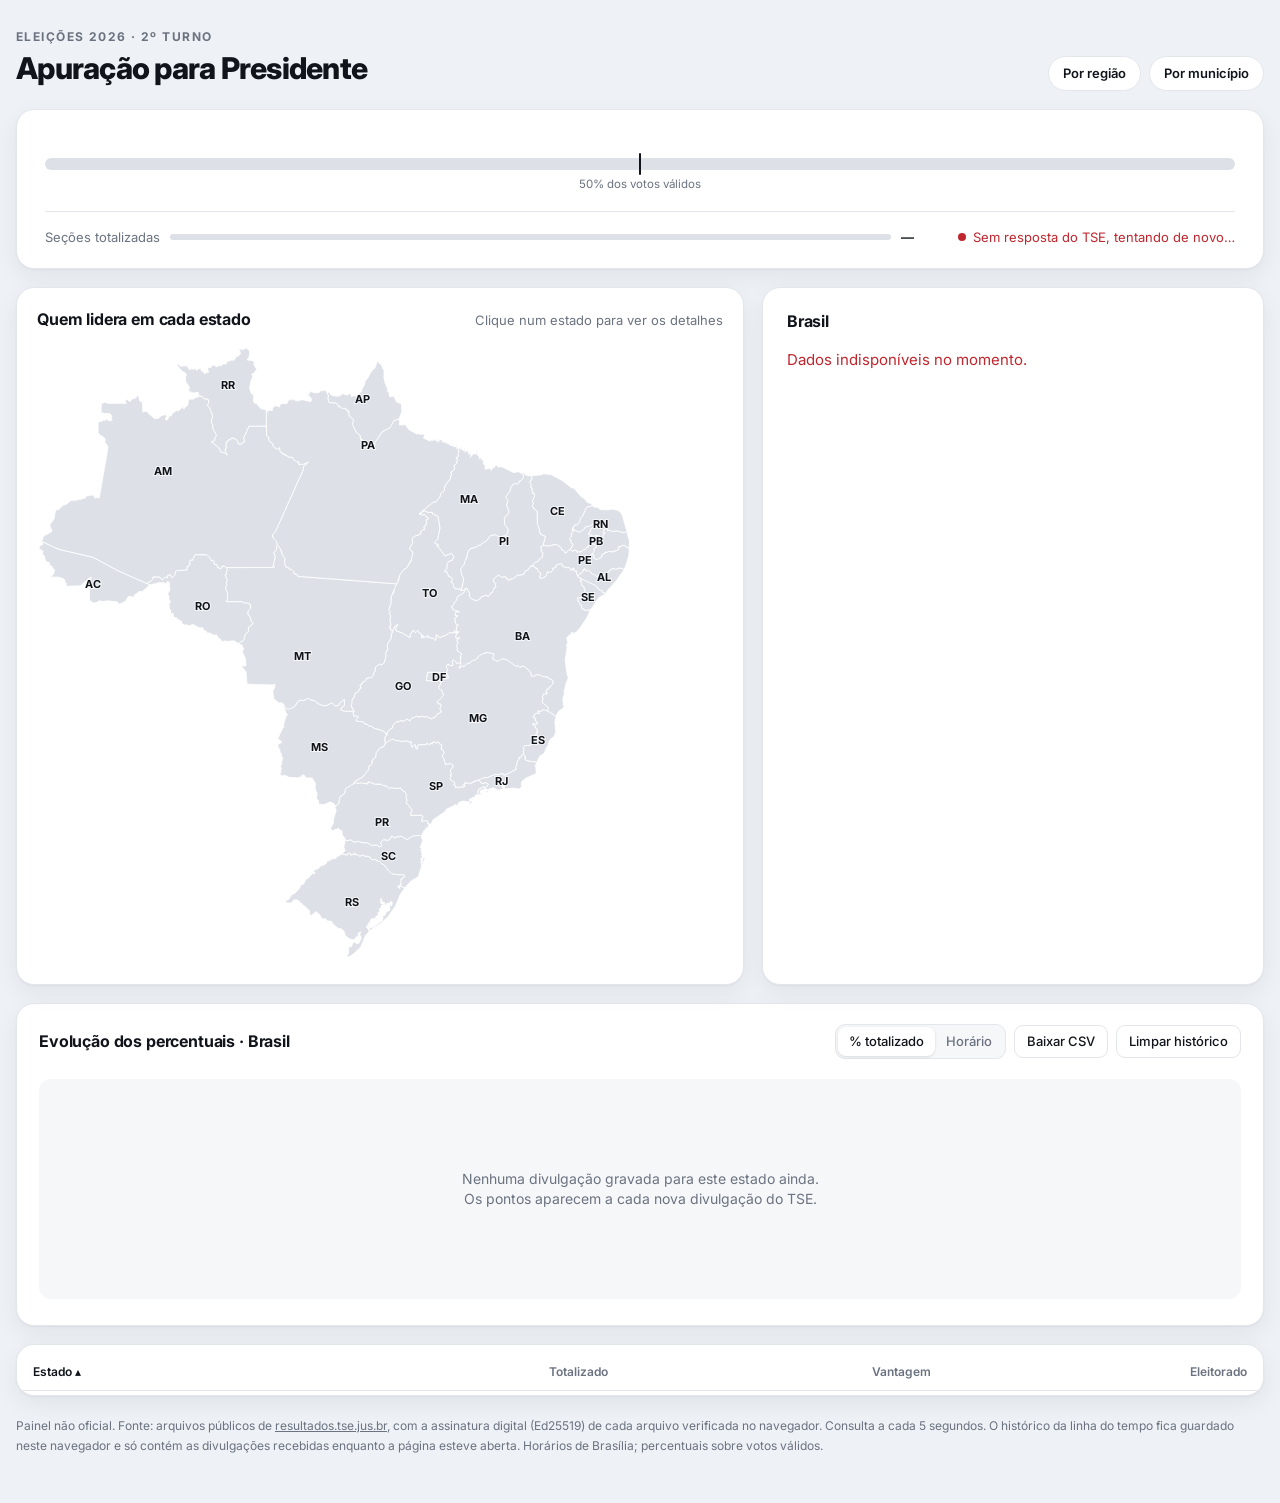
<file: painel-tempo-real/apuracao-presidente-2026.html>
<!doctype html>
<html lang="pt-BR">
<head>
<meta charset="utf-8">
<meta name="viewport" content="width=device-width, initial-scale=1">
<title>Apuração Presidente 2026</title>
<link rel="preconnect" href="https://fonts.googleapis.com">
<link rel="preconnect" href="https://fonts.gstatic.com" crossorigin>
<link href="https://fonts.googleapis.com/css2?family=Inter:wght@400;500;600;700;800&display=swap" rel="stylesheet">
<style>
  :root {
    --bg: #eef1f5; --panel: #ffffff; --panel-2: #f6f7f9; --ink: #11151b; --ink-2: #3b4350; --muted: #6b7380;
    --line: #e3e6eb; --grid: #edf0f3; --empty: #dde1e7; --stroke: #ffffff; --hover: #11151b;
    --ok: #1a7f4b; --bad: #c0262d;
    --cA: #d1343f; --cB: #2563c9; --cC: #7a4fc4; --cD: #c27c0e;
    --shadow: 0 1px 2px rgba(16,24,40,.04), 0 8px 24px rgba(16,24,40,.06);
    --page-ink: var(--ink); --page-muted: var(--muted); --eyebrow: var(--muted); --accent: var(--ink);
  }
  @media (prefers-color-scheme: dark) {
    :root:not([data-theme="light"]) {
      --bg: #0c0f13; --panel: #161a20; --panel-2: #1c2128; --ink: #eef1f5; --ink-2: #c5ccd6; --muted: #8f98a6;
      --line: #262c35; --grid: #20262e; --empty: #313843; --stroke: #161a20; --hover: #ffffff;
      --ok: #3fbf7f; --bad: #ff6b70;
      --cA: #ef5560; --cB: #4f8ef0; --cC: #a585e6; --cD: #e3a33b;
      --shadow: 0 1px 2px rgba(0,0,0,.3), 0 8px 24px rgba(0,0,0,.25);
    }
  }

  /* ---------- tema conforme o líder nacional ---------- */
  /* Flávio na frente: cores da bandeira */
  :root[data-mood="brasil"] {
    --bg: #009c3b; --panel: #ffffff; --panel-2: #f2f7f3; --ink: #0c1d13; --ink-2: #33473a; --muted: #5d6e63;
    --line: #dce7df; --grid: #ebf1ed; --empty: #dbe4de; --stroke: #ffffff; --hover: #0c1d13;
    --ok: #1a7f4b; --bad: #c0262d;
    --cA: #d1343f; --cB: #2563c9; --cC: #7a4fc4; --cD: #c27c0e;
    --shadow: 0 2px 4px rgba(0,40,20,.12), 0 16px 40px rgba(0,40,20,.22);
    --page-ink: #ffffff; --page-muted: rgba(255,255,255,.85); --eyebrow: #ffdf00; --accent: #002776;
  }
  :root[data-mood="brasil"] body::before, :root[data-mood="brasil"] body::after {
    content: ""; position: fixed; left: 50%; top: 50%; transform: translate(-50%, -50%); z-index: -1; pointer-events: none;
  }
  :root[data-mood="brasil"] body::before {
    width: min(150vw, 1600px); height: min(100vw, 1060px); background: #ffdf00; opacity: .9;
    clip-path: polygon(50% 4%, 96% 50%, 50% 96%, 4% 50%);
  }
  :root[data-mood="brasil"] body::after {
    width: min(56vw, 600px); height: min(56vw, 600px); border-radius: 50%; background: #002776;
  }
  :root[data-mood="brasil"] .duel { border-top: 6px solid #ffdf00; }
  :root[data-mood="brasil"] .card { border-color: transparent; }

  /* Lula na frente: tema escuro e vermelho */
  :root[data-mood="lula"] {
    --bg: #0a0506; --panel: #150b0d; --panel-2: #1f1013; --ink: #f7eeee; --ink-2: #dcc6c8; --muted: #b0959a;
    --line: #34191d; --grid: #261317; --empty: #3a2226; --stroke: #150b0d; --hover: #ffffff;
    --ok: #3fbf7f; --bad: #ff6b70;
    --cA: #ef5560; --cB: #4f8ef0; --cC: #a585e6; --cD: #e3a33b;
    --shadow: 0 0 0 1px rgba(230,57,70,.08), 0 18px 50px rgba(120,0,15,.35);
    --page-ink: #ffffff; --page-muted: #c4a3a8; --eyebrow: #ff4d5a; --accent: #e63946;
  }
  :root[data-mood="lula"] body {
    background: radial-gradient(1100px 520px at 50% -120px, rgba(200,16,46,.55), transparent 70%), var(--bg);
  }
  :root[data-mood="lula"] .duel { border-top: 6px solid #c8102e; box-shadow: 0 0 0 1px rgba(230,57,70,.15), 0 24px 70px rgba(200,16,46,.28); }

  * { box-sizing: border-box; }
  body { margin: 0; background: var(--bg); color: var(--ink); transition: background-color .8s ease;
    font: 15px/1.45 Inter, system-ui, -apple-system, "Segoe UI", Roboto, sans-serif; -webkit-font-smoothing: antialiased; }
  .wrap { max-width: 1280px; margin: 0 auto; padding: 28px 16px 48px; }
  .num { font-variant-numeric: tabular-nums; }

  .title { display: flex; flex-wrap: wrap; align-items: flex-end; justify-content: space-between; gap: 12px; margin: 0 0 18px; }
  .nav { font-size: 13px; font-weight: 600; color: var(--ink); text-decoration: none; border: 1px solid var(--line);
    background: var(--panel); border-radius: 99px; padding: 7px 14px; }
  .nav:hover { border-color: var(--muted); }
  .navs { display: flex; flex-wrap: wrap; gap: 8px; }
  :root[data-mood="brasil"] .nav { color: #fff; border-color: rgba(255,255,255,.5); background: rgba(0,0,0,.12); }
  .eyebrow { font-size: 12px; font-weight: 700; letter-spacing: .12em; text-transform: uppercase; color: var(--eyebrow); }
  h1 { font-size: 30px; font-weight: 800; letter-spacing: -.025em; margin: 2px 0 0; color: var(--page-ink); }

  .card { background: var(--panel); border: 1px solid var(--line); border-radius: 18px; box-shadow: var(--shadow); }
  .card-h { display: flex; align-items: center; justify-content: space-between; gap: 12px; flex-wrap: wrap; margin-bottom: 14px; }
  .card-h h2 { font-size: 16px; font-weight: 700; margin: 0; letter-spacing: -.01em; }
  .card-h .hint { font-size: 13px; color: var(--muted); }
  button { font: inherit; font-size: 13px; font-weight: 500; color: var(--ink); background: var(--panel); border: 1px solid var(--line);
    border-radius: 9px; padding: 6px 12px; cursor: pointer; }
  button:hover { border-color: var(--muted); }

  /* ---------- duelo ---------- */
  .duel { padding: 26px 28px 22px; margin-bottom: 18px; }
  .duel-grid { display: grid; grid-template-columns: 1fr auto 1fr; align-items: center; gap: 20px; }
  .cand { display: flex; align-items: center; gap: 18px; min-width: 0; }
  .cand.right { flex-direction: row-reverse; text-align: right; }
  .photo { position: relative; flex: none; width: 96px; height: 96px; border-radius: 50%; padding: 3px; background: var(--c); }
  .photo img, .photo .ph { width: 100%; height: 100%; border-radius: 50%; object-fit: cover; object-position: center 20%;
    display: block; border: 3px solid var(--panel); background: var(--panel-2); }
  .photo .tag { position: absolute; left: 50%; bottom: -8px; transform: translateX(-50%); background: var(--ink); color: var(--panel);
    font-size: 10px; font-weight: 800; letter-spacing: .08em; padding: 3px 8px; border-radius: 99px; white-space: nowrap; }
  .cand .info { min-width: 0; }
  .cand .nm { font-weight: 700; font-size: 18px; letter-spacing: -.01em; }
  .cand .pt { font-size: 12.5px; color: var(--muted); white-space: nowrap; overflow: hidden; text-overflow: ellipsis; }
  .cand .pct { font-size: 46px; font-weight: 800; letter-spacing: -.035em; line-height: 1.05; margin-top: 4px; }
  .cand .vt { font-size: 13px; color: var(--ink-2); }
  .gap { text-align: center; padding: 0 6px; }
  .gap .k { font-size: 11px; font-weight: 700; letter-spacing: .1em; text-transform: uppercase; color: var(--muted); }
  .gap .v { font-size: 22px; font-weight: 800; letter-spacing: -.02em; }
  .gap .x { font-size: 12.5px; color: var(--muted); }
  .tug { position: relative; display: flex; gap: 2px; height: 12px; margin-top: 22px; }
  .tug > span { height: 100%; transition: width .6s ease; min-width: 0; }
  .tug > span:first-of-type { border-radius: 99px 0 0 99px; }
  .tug > span:last-of-type { border-radius: 0 99px 99px 0; }
  .tug.empty > span { background: var(--empty) !important; }
  .tug .half { position: absolute; left: 50%; top: -5px; bottom: -5px; width: 2px; margin-left: -1px; background: var(--ink); border-radius: 2px; }
  .tug-lbl { display: flex; justify-content: center; font-size: 11.5px; color: var(--muted); margin-top: 6px; }
  .meta { display: flex; flex-wrap: wrap; align-items: center; gap: 8px 22px; margin-top: 18px; padding-top: 16px; border-top: 1px solid var(--line);
    font-size: 13px; color: var(--muted); }
  .meta b { color: var(--ink); font-weight: 600; }
  .prog { flex: 1 1 260px; display: flex; align-items: center; gap: 10px; }
  .prog .track { flex: 1; height: 6px; background: var(--empty); border-radius: 99px; overflow: hidden; }
  .prog .track span { display: block; height: 100%; background: var(--accent); border-radius: 99px; transition: width .6s ease; }
  .live { display: inline-flex; align-items: center; gap: 7px; }
  .pulse { width: 8px; height: 8px; border-radius: 50%; background: var(--ok); box-shadow: 0 0 0 0 color-mix(in srgb, var(--ok) 60%, transparent); }
  .pulse.on { animation: pulse 1s ease-out; }
  .pulse.bad { background: var(--bad); }
  @keyframes pulse { to { box-shadow: 0 0 0 8px transparent; } }

  /* ---------- mapa + detalhe ---------- */
  .grid { display: grid; grid-template-columns: minmax(0, 1.45fr) minmax(0, 1fr); gap: 18px; margin-bottom: 18px; }
  .mapbox { padding: 20px 20px 16px; position: relative; }
  #map { display: block; width: 100%; height: auto; max-height: 620px; }
  .uf path { stroke: var(--stroke); stroke-width: 1.2; stroke-linejoin: round; cursor: pointer; transition: fill .4s, fill-opacity .4s; }
  .uf:hover path { stroke: var(--hover); stroke-width: 1.8; }
  .uf.sel path { stroke: var(--hover); stroke-width: 2.6; }
  .lbl { font-size: 16px; font-weight: 700; fill: var(--ink); pointer-events: none; text-anchor: middle; dominant-baseline: central;
    paint-order: stroke; stroke: var(--panel); stroke-width: 3px; stroke-opacity: .7; }
  .lbl.apur { font-size: 13.5px; font-weight: 600; font-variant-numeric: tabular-nums; }
  .legend { display: flex; flex-wrap: wrap; gap: 6px 18px; font-size: 12.5px; color: var(--muted); margin-top: 8px; }
  .legend span { display: inline-flex; align-items: center; }
  .legend i { display: inline-block; width: 44px; height: 10px; border-radius: 3px; margin-right: 7px; }
  .tip { position: absolute; pointer-events: none; background: var(--panel); border: 1px solid var(--line); border-radius: 12px;
    padding: 10px 12px; font-size: 13px; box-shadow: 0 10px 30px rgba(0,0,0,.18); min-width: 200px; display: none; z-index: 5; }
  .tip b { display: block; margin-bottom: 6px; }
  .tip .row { display: flex; justify-content: space-between; gap: 14px; font-variant-numeric: tabular-nums; line-height: 1.6; }
  .tip .row.m { color: var(--muted); border-top: 1px solid var(--line); margin-top: 6px; padding-top: 6px; }
  .sw { display: inline-block; width: 10px; height: 10px; border-radius: 3px; margin-right: 7px; flex: none; }

  .detail { padding: 22px 24px; }
  .detail .sub { font-size: 13px; color: var(--muted); }
  .drow { display: grid; grid-template-columns: auto 1fr auto; gap: 4px 10px; align-items: center; margin-top: 16px; }
  .drow .n { font-weight: 600; }
  .drow .p { font-weight: 800; font-size: 18px; text-align: right; letter-spacing: -.01em; }
  .drow .mini { grid-column: 1 / -1; height: 8px; background: var(--empty); border-radius: 99px; overflow: hidden; }
  .drow .mini span { display: block; height: 100%; border-radius: 99px; transition: width .6s ease; }
  .drow .v { grid-column: 1 / -1; font-size: 12.5px; color: var(--muted); }
  .stats { display: grid; grid-template-columns: 1fr 1fr; gap: 10px; margin-top: 20px; }
  .stat { background: var(--panel-2); border-radius: 12px; padding: 11px 13px; }
  .stat .k { font-size: 12px; color: var(--muted); }
  .stat .val { font-size: 19px; font-weight: 700; letter-spacing: -.01em; }
  .stat .x { font-size: 12px; color: var(--muted); }

  /* ---------- timeline ---------- */
  .tl { padding: 20px 22px 18px; margin-bottom: 18px; }
  .tl-tools { display: flex; flex-wrap: wrap; gap: 8px; align-items: center; }
  .seg { display: inline-flex; background: var(--panel-2); border: 1px solid var(--line); border-radius: 10px; padding: 2px; }
  .seg button { border: 0; background: transparent; padding: 5px 11px; border-radius: 8px; color: var(--muted); }
  .seg button.on { background: var(--panel); color: var(--ink); box-shadow: 0 1px 3px rgba(0,0,0,.12); }
  .tl-legend { display: flex; gap: 16px; font-size: 13px; color: var(--ink-2); margin-bottom: 6px; flex-wrap: wrap; }
  .tl-legend span { display: inline-flex; align-items: center; }
  .tl-legend i { width: 16px; height: 3px; border-radius: 2px; margin-right: 7px; display: inline-block; }
  #tlbox { position: relative; }
  #tl { display: block; width: 100%; }
  #tl .ax { font-size: 11.5px; fill: var(--muted); font-variant-numeric: tabular-nums; }
  #tl .gl { stroke: var(--grid); stroke-width: 1; }
  #tl .ref { stroke: var(--muted); stroke-width: 1; stroke-dasharray: 3 4; opacity: .7; }
  #tl .dl { font-size: 12px; font-weight: 700; fill: var(--ink); font-variant-numeric: tabular-nums; }
  #tl .xh { stroke: var(--muted); stroke-width: 1; }
  .empty-tl { height: 220px; display: grid; place-items: center; text-align: center; color: var(--muted); font-size: 14px;
    background: var(--panel-2); border-radius: 12px; padding: 20px; }
  .tl-foot { font-size: 12px; color: var(--muted); margin-top: 8px; }

  /* ---------- tabela ---------- */
  .tablebox { padding: 8px 0 4px; overflow-x: auto; }
  table { width: 100%; border-collapse: collapse; font-size: 14px; font-variant-numeric: tabular-nums; }
  th, td { padding: 10px 16px; text-align: right; border-bottom: 1px solid var(--line); white-space: nowrap; }
  th:first-child, td:first-child { text-align: left; }
  th { font-size: 12px; font-weight: 600; color: var(--muted); cursor: pointer; user-select: none; }
  th.on { color: var(--ink); } th.on::after { content: " ▾"; } th.on.asc::after { content: " ▴"; }
  tbody tr { cursor: pointer; } tbody tr:hover, tbody tr.sel { background: var(--panel-2); }
  tbody tr:last-child td { border-bottom: 0; }
  .split { display: inline-flex; width: 90px; height: 8px; gap: 2px; vertical-align: middle; margin-right: 8px; }
  .split span:first-child { border-radius: 99px 0 0 99px; } .split span:last-child { border-radius: 0 99px 99px 0; }
  .uf-cd { color: var(--muted); font-size: 12px; margin-left: 6px; }

  footer { color: var(--page-muted); font-size: 12px; margin-top: 20px; line-height: 1.6; }
  footer a { color: inherit; }
  .err { color: var(--bad); }

  @media (max-width: 900px) {
    .grid { grid-template-columns: 1fr; }
    .duel-grid { grid-template-columns: 1fr 1fr; }
    .gap { grid-column: 1 / -1; grid-row: 2; }
    .cand { flex-direction: column; align-items: flex-start; gap: 10px; }
    .cand.right { flex-direction: column; align-items: flex-end; }
    .lbl { font-size: 18px; }
    .lbl.apur { font-size: 15px; }
  }
  @media (max-width: 520px) {
    .wrap { padding-top: 18px; }
    h1 { font-size: 23px; }
    .duel { padding: 18px 16px; }
    .photo { width: 64px; height: 64px; }
    .cand .pct { font-size: 30px; }
    .cand .nm { font-size: 15px; }
    .cand .pt { white-space: normal; }
    .lbl { font-size: 24px; }
    .lbl.apur { font-size: 20px; }
    .detail, .tl, .mapbox { padding: 16px; }
    th, td { padding: 9px 12px; }
  }
</style>
</head>
<body>
<div class="wrap">
  <div class="title">
    <div>
      <div class="eyebrow">Eleições 2026 · 2º turno</div>
      <h1>Apuração para Presidente</h1>
    </div>
    <div class="navs">
      <a class="nav" href="apuracao-regioes.html">Por região</a>
      <a class="nav" href="apuracao-municipios.html">Por município</a>
    </div>
  </div>

  <section class="card duel">
    <div class="duel-grid" id="duel"></div>
    <div class="tug empty" id="tug"><span style="width:50%"></span><span style="width:50%"></span><div class="half"></div></div>
    <div class="tug-lbl">50% dos votos válidos</div>
    <div class="meta">
      <div class="prog"><span>Seções totalizadas</span><div class="track"><span id="prog-bar" style="width:0"></span></div><b class="num" id="prog-pct">—</b></div>
      <span class="num" id="prog-abs"></span>
      <span class="live"><span class="pulse" id="pulse"></span><span id="live-txt">Conectando ao TSE…</span></span>
    </div>
  </section>

  <div class="grid">
    <section class="card mapbox" id="mapbox">
      <div class="card-h"><h2>Quem lidera em cada estado</h2><span class="hint">Clique num estado para ver os detalhes</span></div>
      <svg id="map" role="img" aria-label="Mapa do Brasil por estado"></svg>
      <div class="legend" id="legend"></div>
      <div class="tip" id="tip"></div>
    </section>
    <section class="card detail" id="detail"></section>
  </div>

  <section class="card tl">
    <div class="card-h">
      <h2 id="tl-title">Evolução dos percentuais</h2>
      <div class="tl-tools">
        <div class="seg" id="tl-axis">
          <button type="button" data-ax="pst" class="on">% totalizado</button>
          <button type="button" data-ax="t">Horário</button>
        </div>
        <button type="button" id="btn-csv">Baixar CSV</button>
        <button type="button" id="btn-clear">Limpar histórico</button>
      </div>
    </div>
    <div class="tl-legend" id="tl-legend"></div>
    <div id="tlbox"><svg id="tl" role="img" aria-label="Linha do tempo dos percentuais"></svg><div class="tip" id="tl-tip"></div></div>
    <div class="tl-foot" id="tl-foot"></div>
  </section>

  <section class="card tablebox">
    <table>
      <thead><tr id="thead"></tr></thead>
      <tbody id="tbody"></tbody>
    </table>
  </section>

  <footer>
    Painel não oficial. Fonte: arquivos públicos de <a href="https://resultados.tse.jus.br/oficial/app/index.html#/eleicao/6258/uf/br/cargo/1/vis/nominal/resultados" target="_blank" rel="noopener">resultados.tse.jus.br</a>,
    com a assinatura digital (Ed25519) de cada arquivo verificada no navegador. Consulta a cada 5 segundos.
    O histórico da linha do tempo fica guardado neste navegador e só contém as divulgações recebidas enquanto a página esteve aberta.
    Horários de Brasília; percentuais sobre votos válidos.
  </footer>
</div>

<script>
const GEO = {"w":1000,"h":896,"uf":{"ac":{"d":"M10.8,286.7L31.7,296.4L82.0,308.1L118.1,327.6L164.4,348.0L155.8,356.2L152.3,358.1L149.0,357.7L149.2,359.0L147.1,358.9L146.3,360.7L143.3,361.8L140.5,366.5L136.8,365.0L132.9,365.6L128.8,372.2L122.1,375.6L118.3,376.4L117.4,373.2L102.8,371.5L95.9,372.6L91.5,371.4L85.7,374.4L81.8,374.5L78.4,371.7L76.4,373.1L76.4,346.3L78.3,345.1L76.9,340.3L77.9,340.7L79.3,337.3L77.0,337.7L63.5,349.6L42.2,350.4L42.8,345.8L40.2,344.7L40.6,341.6L38.3,338.9L30.4,337.0L19.5,337.0L24.1,332.4L25.6,327.4L21.3,321.0L17.8,318.9L18.0,315.7L15.6,315.6L12.4,312.8L10.3,305.4L7.2,302.7L9.2,299.8L2.5,294.8L4.0,292.7L3.0,290.0L5.1,290.8L8.8,289.1L6.5,284.7Z","c":[82.1,346.8]},"al":{"d":"M849.1,323.7L855.5,325.1L855.4,327.1L844.1,342.8L831.4,356.6L828.8,361.8L827.3,359.7L825.0,359.9L823.7,356.3L821.5,356.4L817.4,353.5L815.6,349.9L798.1,342.2L791.0,337.6L788.9,337.2L788.2,335.1L791.4,331.6L793.9,331.0L798.7,324.4L800.0,327.5L804.6,326.9L810.2,333.1L813.1,333.1L816.4,336.3L818.3,333.7L824.1,335.4L827.8,332.5L832.4,331.5L831.5,330.0L834.6,328.3L836.0,325.7L841.9,324.2L842.9,325.8Z","c":[825.9,336.8]},"am":{"d":"M148.9,76.7L149.9,80.2L152.6,80.8L153.9,83.4L154.1,96.3L159.2,94.9L171.0,105.7L176.1,105.6L178.8,104.4L180.7,101.6L187.1,99.9L189.2,102.8L187.0,106.4L188.1,108.1L190.7,106.8L192.8,101.7L196.0,101.9L197.7,96.5L199.5,97.5L200.9,94.9L202.9,94.8L204.2,93.0L205.6,95.0L213.3,88.1L214.3,88.7L213.2,91.1L214.6,91.8L215.4,89.5L219.9,86.1L220.7,78.9L222.1,77.8L229.3,77.0L230.4,74.9L234.7,74.4L235.8,72.5L237.8,73.9L240.9,73.4L243.4,77.0L247.5,77.0L250.4,78.7L250.0,83.9L248.3,86.7L251.9,90.2L256.1,100.6L254.2,111.3L256.1,114.2L256.6,120.8L261.8,130.4L259.2,134.6L259.6,137.6L257.0,139.4L255.3,138.4L254.7,140.1L265.1,148.3L268.2,154.6L274.0,155.5L277.5,158.8L274.3,154.6L276.0,147.0L275.1,144.2L277.7,138.0L283.0,135.6L283.2,134.2L289.7,135.5L293.2,140.2L293.4,142.5L295.2,143.2L298.2,142.8L299.4,140.4L303.1,139.4L301.1,134.5L309.1,116.9L334.2,116.9L334.7,130.7L337.8,132.8L338.4,138.3L344.3,143.0L344.4,146.2L346.8,148.9L348.3,148.6L350.3,150.8L353.5,148.0L354.7,154.8L367.2,162.1L372.2,162.0L375.0,166.4L381.7,168.9L380.9,172.1L382.9,173.2L386.2,171.5L388.7,172.4L395.6,169.0L393.0,172.8L389.4,174.5L387.6,178.0L389.0,178.8L348.1,270.0L343.3,275.3L344.3,280.1L349.3,285.2L350.8,290.2L349.2,292.6L349.4,296.3L345.4,301.2L347.5,307.8L344.2,320.9L346.6,321.4L342.9,323.2L275.1,323.1L272.2,320.5L269.5,321.6L269.0,324.3L266.3,324.9L265.3,323.1L263.2,323.1L261.8,318.3L258.6,318.8L257.9,313.8L255.7,312.6L254.4,313.6L251.1,308.0L246.9,304.3L230.3,304.2L227.0,312.2L223.2,312.4L222.5,316.0L223.6,318.0L222.3,318.2L221.4,321.2L219.1,321.3L218.7,326.7L203.5,327.5L201.8,328.6L201.4,333.5L197.9,337.5L196.0,337.4L194.6,333.5L190.2,334.8L190.5,338.2L186.9,337.1L182.6,341.0L178.7,337.0L169.0,336.9L169.4,339.0L167.0,342.1L160.3,346.2L118.1,327.6L82.0,308.1L31.7,296.4L6.5,284.7L10.0,276.7L21.2,270.7L21.8,268.7L18.7,262.7L19.0,260.1L25.0,251.5L26.7,240.4L28.3,239.1L32.3,237.8L38.0,232.2L43.4,230.3L48.7,225.6L54.5,224.6L54.8,226.0L57.0,224.1L61.2,224.3L62.2,222.6L63.7,223.6L68.2,221.7L69.4,222.6L72.4,218.0L75.1,218.4L75.8,216.8L76.4,218.3L78.1,217.0L79.0,218.3L80.5,216.9L82.6,218.1L83.0,217.2L83.6,220.5L85.7,222.2L87.7,219.9L89.2,221.9L90.9,220.7L103.4,148.6L102.8,145.6L98.3,139.9L99.7,137.4L98.6,134.4L88.9,127.1L89.2,110.1L94.3,109.8L97.2,107.6L98.8,108.5L101.5,106.1L104.2,108.9L109.6,108.1L108.0,106.2L109.1,102.9L106.3,98.6L97.1,98.4L96.5,97.2L93.5,98.2L93.6,83.7L100.0,82.1L103.5,83.6L130.6,83.5L128.2,81.3L129.5,78.2L131.0,77.7L135.4,81.2L139.2,76.5L142.4,76.8L147.1,71.7L148.5,72.7Z","c":[184.2,181.7]},"ap":{"d":"M503.7,31.7L503.8,33.1L506.0,34.3L505.8,45.7L507.4,53.6L511.2,62.8L510.9,66.2L512.9,67.2L514.2,74.2L519.9,72.8L524.4,81.8L531.4,84.1L532.0,95.7L527.6,106.9L520.7,108.7L515.0,118.7L502.9,125.6L492.8,140.7L492.6,146.4L490.6,148.8L486.7,149.5L486.0,148.4L484.2,151.0L483.1,148.9L476.3,146.8L476.9,142.8L473.9,142.3L474.2,136.3L471.7,136.2L470.6,129.8L465.3,126.2L461.7,118.4L459.9,114.2L461.4,107.3L454.7,101.7L454.4,94.6L452.0,95.3L451.9,92.4L449.4,92.5L449.5,90.8L445.1,91.2L441.6,88.3L439.9,89.0L438.6,85.5L435.0,83.2L427.6,82.6L425.2,82.1L423.9,75.1L425.0,72.8L422.6,67.5L426.7,67.2L427.2,69.9L432.2,72.6L437.6,73.3L442.3,72.1L446.9,68.7L447.3,70.2L451.9,71.5L456.3,69.3L458.7,71.2L457.9,73.5L461.6,72.4L465.0,73.5L473.5,65.6L473.5,62.9L477.3,56.6L478.4,50.7L481.5,47.7L487.4,36.8L493.5,30.8L495.6,22.2L502.2,27.5Z","c":[475.0,76.8]},"ba":{"d":"M765.1,317.7L766.3,320.9L772.5,323.2L775.9,322.9L778.7,327.1L781.3,323.6L783.1,324.6L782.0,326.5L782.8,327.7L786.9,328.2L786.4,330.8L788.9,337.2L793.4,339.0L792.5,343.9L794.1,346.2L793.5,348.5L797.1,350.4L799.2,357.9L796.5,360.1L797.5,366.1L793.4,367.8L788.8,366.5L788.4,371.2L791.1,373.5L792.0,376.9L794.0,377.6L793.9,382.1L797.5,384.8L804.0,385.6L807.9,383.2L801.7,395.8L792.3,410.3L785.8,417.5L782.7,419.0L779.9,417.1L779.0,419.3L772.2,425.1L773.9,433.3L771.5,435.6L773.0,440.0L770.0,457.5L772.8,479.1L774.6,483.7L771.0,492.7L768.3,504.1L769.0,507.3L766.8,513.5L767.2,522.8L768.5,525.3L765.5,529.5L761.7,531.2L759.0,534.5L756.7,540.4L744.6,532.0L743.7,530.6L745.6,529.1L744.5,526.4L735.8,518.9L737.4,516.1L736.9,511.1L738.7,507.0L743.3,507.4L743.8,505.3L741.9,504.8L743.4,500.0L745.9,500.1L747.3,496.5L748.0,497.3L751.3,493.4L752.6,489.5L751.3,486.9L745.7,484.8L744.4,482.4L741.2,482.9L739.3,481.3L737.1,482.4L733.9,479.3L732.6,480.4L731.5,478.9L730.1,480.0L728.3,478.9L724.3,481.7L720.2,481.1L719.6,475.5L709.9,466.5L703.5,468.4L701.7,466.1L699.7,467.0L695.8,465.5L684.9,457.5L678.5,456.4L671.8,460.0L664.1,456.3L665.5,448.5L654.6,446.9L643.2,452.8L643.0,454.6L637.7,458.4L635.1,458.3L629.6,463.1L627.1,462.9L623.7,466.7L618.6,467.3L615.9,470.2L615.0,468.5L616.5,467.9L618.3,463.4L616.4,460.3L618.1,453.7L617.2,450.9L619.6,449.4L611.8,443.6L613.0,441.7L611.7,440.1L611.9,434.3L614.0,432.1L612.4,431.5L612.3,428.4L616.7,425.0L611.8,426.6L610.6,425.5L610.5,420.9L615.1,416.8L610.9,417.5L611.4,409.2L614.2,406.9L612.0,407.1L609.8,403.6L608.8,396.8L613.8,393.6L609.4,392.9L610.7,387.5L615.8,387.6L607.1,384.9L604.2,379.0L607.2,377.5L608.8,373.0L611.4,371.0L613.0,365.2L621.4,360.3L624.2,356.4L623.7,353.9L626.3,352.8L630.9,360.6L630.0,364.5L634.1,369.1L641.1,371.5L646.9,367.7L646.9,366.0L648.8,364.7L650.5,365.2L654.2,362.9L655.7,364.6L658.6,364.9L660.9,359.9L663.4,360.0L666.7,352.2L668.3,352.2L669.0,350.5L667.9,348.4L669.2,346.7L666.3,345.0L664.9,340.1L672.9,333.7L677.4,337.3L680.9,336.1L684.1,336.9L684.7,339.4L688.7,341.7L689.7,339.7L694.7,338.9L700.1,334.2L709.1,333.2L711.6,327.9L715.5,326.7L719.1,321.0L725.0,320.9L727.0,324.1L729.2,323.9L731.8,329.9L734.8,331.3L732.4,338.0L735.8,338.6L742.1,335.7L743.9,329.0L746.6,330.1L750.4,328.7L752.2,326.1L751.8,323.8L756.6,322.8L756.2,320.0L762.5,317.1Z","c":[708.2,422.8]},"ce":{"d":"M749.1,187.4L765.9,196.2L778.8,206.5L783.0,207.2L793.1,219.5L798.5,223.0L802.4,228.1L808.2,229.8L809.9,232.8L801.3,235.0L795.6,247.9L791.6,251.9L792.4,253.2L789.8,258.2L786.7,261.4L783.6,261.3L780.7,265.8L780.2,268.2L782.0,268.7L778.6,275.2L779.9,277.2L776.6,280.1L776.6,282.0L778.7,283.2L778.3,286.5L781.7,288.8L777.6,296.4L772.8,299.4L772.2,301.4L769.4,301.7L768.5,298.6L764.7,297.3L764.5,294.4L756.9,289.2L744.0,292.0L742.4,290.7L737.4,291.1L741.3,277.7L733.4,274.3L732.3,266.8L729.5,260.3L729.1,240.8L724.6,237.7L722.0,233.6L723.7,229.1L722.2,226.9L725.5,217.7L724.3,216.7L725.0,214.8L721.9,214.7L722.6,212.5L720.9,209.9L722.2,207.3L720.0,206.6L719.3,204.0L720.9,202.3L718.2,199.5L721.8,193.1L720.4,189.3L736.4,187.6L738.5,186.2Z","c":[759.3,240.7]},"es":{"d":"M733.5,597.1L728.4,607.6L725.4,605.7L721.4,606.1L711.7,603.5L711.8,597.8L708.2,595.2L709.7,592.6L708.7,591.9L709.9,587.8L708.9,585.4L710.8,582.6L719.1,582.2L720.7,576.7L723.4,575.4L723.8,570.5L726.7,568.1L726.5,566.3L728.6,565.9L729.5,562.2L728.7,558.5L726.0,556.3L727.1,554.6L722.9,552.3L722.4,550.6L729.3,551.0L728.7,548.1L726.3,546.7L727.0,542.8L723.5,542.4L726.2,536.2L729.8,534.9L732.5,536.0L730.1,531.7L734.0,532.9L737.9,530.0L742.1,530.8L756.8,540.0L755.0,548.5L756.3,562.1L755.4,565.8L753.7,569.9L749.8,572.0L746.4,576.8L745.1,582.9L743.0,584.5L740.1,592.4L735.7,597.1L735.3,595.8Z","c":[729.8,573.7]},"go":{"d":"M526.2,405.3L523.1,411.4L523.2,415.0L531.6,417.9L543.5,424.9L544.2,420.2L549.0,413.9L549.9,416.5L552.2,417.7L555.0,414.3L557.6,418.4L560.4,420.0L560.7,425.9L562.5,421.6L563.9,425.3L569.8,422.0L570.0,425.6L572.3,424.0L574.4,425.8L577.5,425.7L580.7,429.3L581.9,427.0L581.7,421.0L585.1,422.9L586.2,425.2L596.1,421.6L601.1,417.9L607.6,418.0L608.4,414.6L609.6,418.5L615.1,416.8L611.6,419.0L610.3,424.3L611.5,426.6L616.7,424.9L612.3,428.4L612.4,431.5L614.0,432.1L611.4,436.8L613.0,441.7L611.8,443.6L619.6,449.4L617.2,450.9L617.4,459.5L615.7,462.7L612.9,462.9L606.5,457.4L605.2,459.3L606.5,465.3L603.8,466.2L598.8,464.4L597.4,465.3L596.9,469.4L599.2,471.5L596.7,476.8L598.8,478.3L599.7,484.3L593.7,486.0L592.5,485.2L588.6,487.7L587.3,484.2L588.7,477.7L586.4,475.5L569.3,475.6L567.5,488.1L588.8,488.1L588.5,492.2L585.5,498.3L590.1,502.1L592.8,509.2L589.8,512.2L585.9,517.6L584.4,517.2L583.7,520.0L584.8,521.6L588.3,521.6L589.7,523.5L587.4,528.5L589.4,533.7L583.1,537.1L581.9,540.0L574.6,543.8L567.9,540.0L566.7,541.2L561.3,539.8L555.7,541.1L553.0,539.4L550.0,541.9L547.1,541.8L543.3,547.0L539.9,543.6L534.4,547.0L529.3,546.1L527.9,547.7L523.7,548.0L518.5,553.7L517.9,557.4L514.8,558.3L511.7,561.8L510.4,564.8L511.2,566.5L505.8,562.2L498.5,559.0L493.2,558.3L487.0,554.4L483.9,554.1L481.7,551.7L478.4,551.3L475.9,548.1L469.3,548.1L465.1,546.4L464.6,544.7L469.0,540.4L461.5,539.5L460.6,534.3L462.2,532.1L458.3,525.4L458.9,516.5L462.5,511.3L463.5,506.4L468.5,503.8L469.5,500.3L471.8,499.5L472.4,497.5L470.6,495.9L470.7,493.8L473.7,492.9L474.2,490.1L478.5,488.5L480.2,484.5L488.4,482.9L490.9,478.8L490.6,476.4L492.3,475.2L493.4,468.3L495.9,465.7L500.3,463.6L502.4,465.0L505.8,462.3L508.5,453.4L508.2,448.0L509.5,444.0L511.4,443.4L510.5,435.3L516.3,425.7L516.3,420.1L518.1,418.1L519.2,412.1L521.6,408.3Z","c":[533.5,496.3]},"ma":{"d":"M594.9,327.3L597.5,324.2L597.5,318.4L599.9,314.0L605.6,312.2L607.3,306.4L604.3,302.5L594.7,306.1L584.5,292.1L582.6,292.1L584.9,290.5L584.6,288.8L581.4,289.0L579.2,286.7L584.0,281.6L587.3,265.5L584.6,248.6L577.1,245.2L576.2,242.6L569.7,242.6L565.6,240.5L561.8,241.3L560.3,244.3L557.0,244.6L578.3,227.2L580.7,227.7L582.2,226.5L587.4,219.4L588.6,214.9L593.7,210.6L594.8,203.9L602.6,193.2L602.7,188.4L604.9,187.5L603.0,184.2L608.4,180.4L608.1,173.8L611.4,171.8L612.8,166.4L612.9,164.2L610.5,163.0L614.2,161.0L613.7,156.4L615.3,153.3L614.3,150.7L616.4,148.6L616.7,149.5L617.3,147.1L618.4,146.7L618.7,151.0L621.2,146.8L619.6,149.6L620.6,149.1L619.7,150.7L620.9,150.4L620.7,152.1L621.7,149.4L621.1,152.1L622.1,152.0L623.4,148.7L624.6,148.8L623.2,151.0L624.3,151.7L623.5,153.5L624.7,153.5L623.8,154.8L626.8,151.5L626.6,152.6L628.0,151.7L627.4,153.6L628.6,152.3L628.2,155.0L630.6,152.2L629.0,157.8L632.6,152.9L633.1,155.2L631.0,156.6L632.0,156.3L631.3,158.1L633.0,156.9L631.8,162.4L632.8,159.3L634.1,159.8L636.2,156.2L636.7,157.7L637.3,153.8L637.4,157.3L638.1,155.8L637.8,157.4L640.4,157.0L643.6,155.1L641.6,158.7L642.9,159.8L643.5,158.7L644.0,160.6L644.8,158.4L644.9,159.9L646.7,158.5L647.1,160.8L645.2,160.3L643.9,161.6L646.2,162.4L643.7,164.2L647.0,162.5L647.3,163.6L647.1,162.0L648.5,162.5L647.5,165.1L649.0,163.8L648.8,165.2L649.9,164.7L648.4,166.0L650.0,165.7L650.8,167.1L650.6,171.6L652.8,173.2L653.7,176.1L652.5,177.8L654.4,179.7L661.0,177.4L659.3,178.9L662.5,179.3L662.0,181.4L664.7,177.2L667.1,176.9L667.5,174.9L670.0,173.4L672.7,176.8L675.2,175.8L679.5,176.9L695.0,184.6L700.5,183.5L704.4,184.0L705.0,185.6L709.4,184.7L708.5,188.3L710.0,190.4L706.8,195.4L702.5,197.5L703.4,198.0L701.0,201.0L694.5,201.3L690.7,206.5L689.5,211.8L683.8,219.2L684.3,222.4L686.8,224.8L684.6,231.9L688.0,240.8L687.3,244.5L681.3,251.0L681.9,260.6L687.3,267.1L685.3,274.6L683.5,276.5L674.3,278.6L667.8,275.3L660.4,276.9L654.8,284.8L649.2,287.3L646.4,291.1L643.6,290.4L641.2,292.8L632.1,295.3L629.3,297.8L622.7,318.8L617.7,326.0L619.9,335.4L622.3,338.6L618.8,356.3L617.5,356.3L617.0,354.4L609.5,354.2L607.6,351.5L606.7,346.5L603.4,344.3L605.8,340.3L605.3,338.7L603.0,336.6L600.8,336.9L597.3,329.2L594.1,329.1ZM640.2,153.5L640.4,151.9L642.7,152.4L642.0,153.3L639.9,154.9L638.9,153.3Z","c":[630.3,223.5]},"mg":{"d":"M656.9,447.0L666.3,449.1L664.1,456.3L671.8,460.0L674.0,457.9L679.6,456.2L684.9,457.5L695.8,465.5L699.7,467.0L701.7,466.1L703.5,468.4L709.9,466.5L719.6,475.5L720.2,481.1L724.3,481.7L728.3,478.9L730.1,480.0L731.5,478.9L732.6,480.4L733.9,479.3L737.1,482.4L739.3,481.3L741.2,482.9L744.4,482.4L745.7,484.8L751.3,486.9L752.6,489.5L751.3,493.4L748.0,497.3L747.3,496.5L745.9,500.1L743.4,500.0L741.9,504.8L743.8,505.3L743.3,507.4L738.7,507.0L736.9,511.1L737.4,516.1L735.8,518.9L744.5,526.4L745.6,529.1L743.7,530.6L744.6,532.0L737.9,530.0L734.0,532.9L730.1,531.7L732.5,536.0L729.8,534.9L726.2,536.2L724.0,539.4L723.5,542.4L727.0,542.8L726.3,546.7L728.7,548.1L729.3,551.0L722.4,550.6L722.2,551.9L727.1,554.6L725.9,555.7L729.1,559.5L728.7,565.6L726.5,566.3L726.7,568.1L723.8,570.5L723.4,575.4L720.7,576.7L719.1,582.2L710.8,582.6L708.9,585.4L709.9,587.8L708.7,591.9L709.7,592.6L706.0,599.2L702.2,600.1L703.7,601.5L700.9,604.7L699.1,611.1L699.9,611.8L697.4,614.8L699.5,616.9L681.9,625.6L680.5,625.9L680.6,624.1L678.1,623.6L671.2,625.4L666.7,624.9L656.4,629.5L651.5,629.3L647.0,632.1L637.6,634.4L630.9,638.3L629.2,636.9L625.0,638.2L625.0,636.6L623.8,636.6L624.3,638.3L621.6,639.9L623.6,639.9L623.9,642.0L622.2,643.0L620.0,643.4L619.6,642.0L614.5,644.4L614.4,643.0L610.0,644.0L609.1,643.2L610.2,640.7L607.6,640.0L607.6,638.7L609.0,638.5L608.6,635.7L602.9,632.9L601.7,630.4L604.4,626.5L601.7,625.2L604.1,623.6L602.4,619.7L603.9,616.0L606.2,614.6L606.4,611.4L603.0,608.9L595.4,610.3L592.5,600.3L590.3,598.1L593.5,592.6L592.2,589.7L589.2,588.1L590.0,581.7L586.0,579.1L585.4,577.1L581.6,579.0L580.1,577.5L576.7,577.8L576.0,580.7L574.2,578.7L571.2,581.2L568.3,578.6L568.2,581.1L555.5,581.6L553.9,588.0L552.3,586.9L551.8,581.7L550.2,581.4L548.8,584.3L546.9,584.8L544.9,580.2L546.1,577.3L542.0,577.5L539.5,575.8L532.1,576.6L521.9,574.8L519.3,572.9L507.7,579.9L506.9,570.8L509.4,568.3L508.5,566.2L511.5,566.3L510.4,564.8L511.7,561.8L514.8,558.3L517.9,557.4L518.5,553.7L522.9,548.3L527.9,547.7L529.3,546.1L534.4,547.0L539.9,543.6L543.3,547.0L547.1,541.8L550.0,541.9L553.0,539.4L555.7,541.1L561.3,539.8L566.7,541.2L567.9,540.0L574.6,543.8L581.9,540.0L583.1,537.1L589.4,533.7L587.4,528.5L589.7,523.5L588.3,521.6L584.7,521.6L583.8,518.5L592.8,509.2L590.1,502.1L586.5,500.0L585.6,497.6L588.5,492.2L589.0,487.3L592.5,485.2L593.7,486.0L599.7,484.3L598.8,478.3L596.7,476.8L599.2,471.5L596.9,469.4L597.3,465.5L598.8,464.4L603.8,466.2L606.5,465.3L605.2,459.3L606.5,457.4L610.5,459.9L611.3,462.5L617.5,461.9L618.1,465.0L615.0,468.5L615.9,470.2L618.6,467.3L623.7,466.7L627.1,462.9L629.6,463.1L635.1,458.3L637.7,458.4L643.0,454.6L643.2,452.8L649.1,449.1Z","c":[643.0,542.8]},"ms":{"d":"M444.5,530.6L448.5,532.7L450.2,531.9L453.4,533.3L454.3,532.1L462.2,533.3L460.6,534.3L462.2,540.2L464.9,539.2L469.0,540.4L464.6,544.7L465.6,547.0L475.9,548.1L478.4,551.3L481.7,551.7L483.9,554.1L487.0,554.4L493.2,558.3L498.5,559.0L505.8,562.2L509.0,565.6L509.4,568.3L508.0,568.6L506.7,571.8L507.7,579.9L506.4,583.2L500.2,586.0L494.8,592.4L494.1,599.1L488.5,603.8L488.8,608.3L486.4,612.1L483.7,612.9L484.0,616.9L475.0,628.3L463.8,634.7L459.8,639.7L450.4,645.1L447.7,653.4L442.1,656.7L439.6,667.7L435.4,670.5L432.2,666.8L427.0,664.7L418.5,668.8L410.6,668.0L410.2,662.5L408.0,660.4L407.4,657.2L408.7,654.8L407.6,653.4L408.3,650.7L406.7,649.7L405.2,642.8L406.3,638.5L401.1,629.9L393.2,629.7L389.8,627.3L389.2,625.1L386.8,625.6L383.8,629.4L382.4,628.4L379.3,630.3L378.0,629.3L368.8,629.0L363.2,627.4L362.4,625.6L358.2,626.9L353.7,624.4L355.8,620.7L354.5,619.9L356.4,616.3L354.6,612.6L357.1,608.4L355.6,607.0L357.2,605.7L357.8,599.4L355.4,598.4L356.9,596.7L354.7,595.9L356.9,594.8L355.6,593.0L354.2,593.9L353.9,587.8L352.0,586.4L351.8,583.7L350.3,583.9L351.2,582.4L350.2,581.8L357.0,577.3L351.0,572.4L358.6,555.9L360.6,555.4L359.0,552.9L363.6,537.9L365.9,537.7L363.2,535.4L358.4,522.3L360.2,522.0L360.8,525.9L365.9,530.2L367.5,528.5L374.8,526.3L381.7,516.7L386.8,516.2L388.1,517.2L395.3,513.5L399.1,516.0L405.7,517.4L408.3,520.6L417.0,524.5L422.8,523.9L429.0,520.3L431.2,520.8L435.1,524.7L440.1,523.7L440.9,520.7L448.2,514.9L448.2,524.7L444.2,526.7L442.7,529.8Z","c":[411.5,585.2]},"mt":{"d":"M302.0,425.5L303.7,420.5L308.0,416.3L308.4,409.9L313.1,406.8L314.9,403.7L312.3,401.5L310.2,393.9L307.5,392.2L307.4,386.6L311.6,382.2L310.4,375.9L303.3,374.4L302.3,375.6L299.8,372.9L275.8,372.8L277.5,368.5L277.8,359.9L274.7,353.9L276.8,347.2L275.3,344.0L277.4,341.9L274.0,333.7L276.4,333.2L275.7,329.7L277.6,325.8L275.1,323.1L344.7,322.9L346.7,321.3L344.2,320.9L347.5,307.8L345.4,301.2L349.4,296.3L349.2,292.6L350.8,290.1L354.5,294.3L357.6,304.3L361.7,309.7L360.7,314.3L362.8,322.1L366.4,322.7L367.5,324.9L371.6,326.0L375.0,329.9L374.6,331.8L379.8,333.2L381.1,336.9L383.0,336.0L524.7,346.8L516.4,365.4L516.3,374.7L513.4,383.1L513.4,385.4L515.3,386.8L513.8,390.0L515.6,393.3L514.6,400.5L516.1,405.7L514.2,409.8L516.0,414.5L518.6,416.0L516.3,420.1L516.3,425.7L510.5,435.3L511.4,443.4L509.5,444.0L508.2,448.0L508.5,453.4L505.8,462.3L502.4,465.0L500.3,463.6L495.9,465.7L493.4,468.3L492.3,475.2L490.6,476.4L490.9,478.8L488.4,482.9L480.2,484.5L478.5,488.5L474.2,490.1L473.7,492.9L470.7,493.8L472.0,499.0L469.5,500.3L468.5,503.8L463.5,506.4L462.5,511.3L458.9,516.5L459.3,518.5L458.3,525.4L462.2,533.3L454.3,532.1L453.4,533.3L450.2,531.9L448.5,532.7L442.9,530.7L444.9,525.7L448.2,524.7L448.2,514.9L440.9,520.7L439.9,523.7L434.4,524.7L431.2,520.8L429.0,520.3L422.8,523.9L417.0,524.5L408.3,520.6L405.7,517.4L399.1,516.0L395.3,513.5L388.1,517.2L386.8,516.2L381.7,516.7L374.8,526.3L365.7,530.1L360.8,525.9L359.8,521.7L359.3,522.5L356.4,519.9L352.9,520.9L345.2,513.9L343.5,502.9L346.5,498.1L346.8,492.9L344.4,494.2L306.1,493.0L304.7,474.9L297.5,466.6L304.5,466.4L303.9,455.5L299.1,445.7L301.5,441.1L299.1,438.1L299.6,436.8L294.1,434.2L296.0,431.7L301.4,429.0Z","c":[386.7,452.3]},"pa":{"d":"M596.7,139.6L596.6,142.5L599.0,139.6L598.9,142.5L599.6,141.7L600.3,143.3L600.7,141.5L601.2,143.8L603.6,140.8L602.7,145.1L604.8,145.0L605.5,143.4L605.8,145.1L606.4,143.0L608.2,142.4L606.6,145.0L607.3,146.8L608.5,146.1L608.2,147.1L609.0,145.3L610.9,147.5L611.8,143.7L613.4,143.2L611.6,149.5L613.8,145.5L613.8,149.2L616.0,146.0L614.0,151.9L615.3,153.3L613.7,156.4L614.2,161.0L610.5,163.0L613.0,164.6L611.4,171.8L608.1,173.8L608.4,180.4L603.0,184.2L604.9,187.5L602.7,188.4L602.6,193.2L594.8,203.9L593.7,210.6L588.6,214.9L587.4,219.4L582.8,225.7L580.7,227.7L578.3,227.2L557.0,244.6L560.6,246.2L565.2,245.6L567.0,248.5L570.6,250.3L569.8,252.8L567.2,253.8L568.5,258.2L566.3,259.5L567.2,261.7L564.1,263.4L565.2,268.0L562.6,267.4L560.2,269.7L559.0,274.5L551.2,277.2L547.1,280.4L547.6,287.5L543.2,294.5L544.6,297.6L548.3,300.4L546.9,309.3L538.6,324.0L535.3,325.5L528.8,334.2L524.7,346.8L383.0,336.0L381.2,336.9L379.8,333.2L374.6,331.8L375.0,329.9L371.6,326.0L367.5,324.9L366.4,322.7L362.8,322.1L360.7,314.3L361.7,309.7L357.6,304.3L356.1,297.5L350.1,289.3L349.3,285.2L344.3,280.1L343.3,275.3L348.1,270.0L389.0,178.8L387.6,178.0L389.4,174.5L393.0,172.8L395.6,169.0L388.7,172.4L381.1,172.3L381.4,168.6L378.9,168.7L375.0,166.4L372.2,162.0L367.2,162.1L362.6,158.6L360.3,158.7L360.2,157.1L354.7,154.8L353.5,148.0L350.3,150.8L348.3,148.6L346.8,148.9L344.4,146.2L344.3,143.0L338.4,138.3L337.9,132.9L334.7,130.7L334.2,94.9L335.8,96.2L338.4,93.4L343.0,94.0L343.8,91.7L342.8,90.6L342.7,89.6L345.7,89.1L346.8,86.5L353.8,88.7L354.1,85.1L358.8,83.5L364.0,84.2L366.3,79.5L369.1,77.4L370.8,78.8L373.9,76.7L375.5,79.3L377.6,78.9L380.4,80.7L382.0,79.0L387.9,78.3L398.2,81.1L399.9,79.9L399.9,76.4L394.8,71.3L395.8,68.9L397.3,69.6L398.3,65.4L404.0,68.2L411.3,67.8L412.8,65.6L420.8,64.1L425.0,72.8L423.9,75.9L425.4,82.5L435.0,83.2L438.6,85.5L439.9,89.0L441.6,88.3L445.1,91.2L449.5,90.8L449.4,92.5L451.9,92.4L452.0,95.3L454.4,94.6L454.7,101.7L461.4,107.3L459.9,114.2L465.2,126.0L470.6,129.8L471.7,136.2L474.2,136.3L473.9,142.3L476.9,142.8L476.3,146.8L483.1,148.9L483.5,150.8L486.0,148.4L486.7,149.5L489.9,149.2L492.2,147.2L492.8,140.7L502.9,125.6L515.0,118.7L520.1,109.2L526.2,106.8L527.6,106.9L528.8,109.8L528.3,115.2L536.8,114.5L542.9,122.5L553.2,128.0L564.6,128.7L565.1,131.1L563.3,134.2L573.9,138.9L575.9,135.4L577.1,138.3L577.7,135.6L578.7,137.4L580.1,135.0L581.8,138.8L582.9,136.1L583.7,136.6L584.9,140.3L585.8,136.3L586.3,137.8L588.5,136.4L590.9,137.4L590.3,139.0L592.1,138.1L591.9,140.5L593.7,137.9L594.3,141.2L594.7,139.5Z","c":[482.8,144.5]},"pb":{"d":"M810.4,260.2L811.9,262.8L807.1,267.2L806.7,271.1L804.8,271.9L804.7,275.5L809.2,275.2L810.2,278.1L815.3,275.5L816.3,277.4L819.0,276.0L821.3,278.4L820.5,280.7L821.6,281.7L826.2,277.9L825.1,275.6L825.8,273.0L827.8,273.6L825.7,269.6L828.7,266.1L831.2,266.4L831.9,269.3L835.6,268.6L837.9,270.5L844.9,269.5L855.6,272.1L860.0,270.4L863.9,285.6L863.2,294.6L860.2,294.4L857.9,291.3L854.0,290.7L850.1,292.9L848.3,292.5L847.6,297.0L837.4,300.6L832.6,299.5L831.6,301.1L828.1,300.7L827.6,303.0L823.9,303.7L823.6,307.4L816.3,311.7L813.5,310.7L812.1,307.8L811.2,304.0L807.6,304.3L812.1,299.9L811.7,295.4L815.7,293.1L814.8,291.0L810.3,288.4L808.1,288.7L799.9,294.7L798.8,297.4L796.5,297.0L794.0,299.8L792.5,299.2L791.7,301.0L789.8,299.9L787.3,301.1L785.6,297.5L780.4,299.3L777.7,296.3L781.7,288.8L778.3,286.5L778.7,283.2L776.6,282.0L776.6,280.1L779.8,277.4L778.6,275.2L782.0,268.7L780.2,268.2L781.0,267.5L783.4,266.9L782.7,268.5L790.9,271.2L798.7,266.0L798.9,263.8Z","c":[815.3,284.9]},"pe":{"d":"M811.5,289.2L814.8,291.0L815.7,293.1L811.7,295.4L812.1,299.9L807.6,304.3L811.2,304.0L811.8,308.7L815.6,311.8L823.6,307.4L823.9,303.7L827.6,303.0L828.1,300.7L831.6,301.1L832.6,299.5L839.5,300.2L848.0,296.8L848.3,292.5L850.1,292.9L854.0,290.7L857.9,291.3L860.2,294.4L862.9,294.5L863.6,296.4L862.9,305.0L859.2,317.8L856.0,325.7L849.1,323.4L842.9,325.8L842.0,324.3L839.7,324.3L834.6,326.6L834.9,328.0L831.5,330.0L832.4,331.5L827.8,332.5L824.1,335.4L818.3,333.7L816.4,336.3L813.1,333.1L810.2,333.1L804.6,326.9L801.2,328.1L799.4,325.5L798.7,324.4L797.2,325.2L793.9,331.0L791.4,331.6L788.2,335.1L786.4,330.8L786.9,328.2L782.8,327.7L782.9,324.2L780.9,323.8L779.3,327.3L775.9,322.9L772.5,323.2L766.5,321.1L765.2,317.8L763.0,317.0L756.2,320.0L756.2,323.0L751.8,323.8L752.2,326.1L750.4,328.7L746.6,330.1L743.9,329.0L742.1,335.7L735.8,338.6L732.4,338.0L734.8,331.3L731.4,329.5L729.2,323.9L727.0,324.1L725.0,320.9L719.6,321.0L722.7,319.6L727.5,314.0L729.1,315.0L729.8,313.0L731.1,313.6L732.3,310.7L736.5,308.0L737.5,301.1L734.7,299.5L735.3,296.0L733.8,292.9L737.4,291.1L742.4,290.7L744.0,292.0L756.9,289.2L764.5,294.4L764.7,297.3L768.5,298.6L769.4,301.7L772.2,301.4L772.8,299.4L777.7,296.3L780.4,299.3L785.6,297.5L787.1,301.0L789.8,299.9L791.7,301.0L792.5,299.2L794.0,299.8L796.5,297.0L799.2,297.2L799.9,294.7L803.7,292.9L804.5,290.5L809.3,288.4Z","c":[798.4,312.3]},"pi":{"d":"M711.2,186.7L714.4,189.0L720.4,189.3L721.8,191.2L718.2,199.5L720.9,202.3L719.3,204.0L720.0,206.6L722.2,207.3L720.9,209.9L722.6,212.5L721.9,214.7L725.0,214.8L724.3,216.7L725.5,217.7L722.2,226.9L723.7,229.1L722.0,233.6L724.6,237.7L729.1,240.8L729.5,260.3L732.3,266.8L733.4,274.3L741.3,277.7L737.4,291.1L733.8,292.9L735.3,296.0L734.7,299.5L737.5,301.1L736.5,308.0L732.3,310.7L729.1,315.0L727.5,314.0L722.7,319.6L719.1,321.0L715.5,326.7L711.6,327.9L709.1,333.2L700.1,334.2L694.7,338.9L689.7,339.7L688.7,341.7L684.7,339.4L684.1,336.9L680.9,336.1L677.4,337.3L672.9,333.7L664.9,340.1L666.3,345.0L669.2,346.7L667.9,348.4L669.0,350.5L668.3,352.2L666.7,352.2L663.4,360.0L660.9,359.9L659.9,363.6L657.9,365.0L654.2,362.9L650.5,365.2L648.8,364.7L646.9,366.0L646.9,367.7L641.1,371.5L636.1,369.5L634.1,369.1L630.2,364.8L630.9,360.6L626.5,352.9L623.6,354.0L622.1,356.5L618.8,356.3L622.3,338.6L619.7,334.9L617.7,326.0L618.5,323.5L622.7,318.8L623.5,314.3L626.8,308.4L627.7,301.8L630.9,296.1L641.2,292.8L643.6,290.4L646.4,291.1L649.2,287.3L654.8,284.8L660.8,276.7L667.8,275.3L674.3,278.6L683.5,276.5L685.3,274.6L687.3,267.1L681.9,260.6L681.3,251.0L687.3,244.5L688.0,240.8L684.6,231.9L686.8,224.8L684.3,222.4L683.8,219.2L689.5,211.8L690.7,206.5L694.5,201.3L701.0,201.0L703.4,198.0L702.5,197.5L705.5,196.6L709.4,191.7L708.8,186.0L709.6,185.2Z","c":[681.1,284.8]},"pr":{"d":"M484.3,635.6L495.4,639.3L501.9,638.7L504.3,640.6L510.1,641.5L513.4,645.3L515.1,643.8L525.7,645.1L530.0,643.9L531.6,647.3L536.8,649.9L539.2,655.9L537.8,657.8L539.6,662.2L538.2,665.6L547.2,676.8L544.7,681.6L544.9,684.2L560.8,684.2L562.7,685.8L560.5,691.8L561.4,693.6L564.6,691.2L566.3,693.3L568.1,691.2L570.2,695.0L569.5,696.2L571.1,697.4L573.0,696.7L569.0,702.2L566.8,702.9L567.1,704.6L564.0,706.6L560.7,713.9L547.8,714.5L539.5,719.8L531.0,714.6L530.3,715.8L529.8,714.7L525.8,715.9L524.2,715.1L522.4,717.5L517.1,714.5L517.5,715.7L515.9,715.9L513.9,720.0L509.9,721.0L509.1,719.8L508.9,720.9L505.9,719.6L501.3,723.6L502.7,728.5L498.7,730.8L496.5,727.7L488.5,728.1L481.6,724.6L472.5,723.9L469.5,722.2L461.8,723.3L457.6,720.1L451.6,721.1L449.6,720.2L447.6,715.4L445.4,713.8L444.1,705.9L442.7,706.4L440.0,704.4L439.6,705.8L439.6,703.0L437.2,704.0L437.8,705.0L433.4,705.2L432.3,707.5L428.7,705.2L428.2,702.0L432.3,695.3L432.1,690.5L436.1,677.2L434.3,671.9L439.6,667.7L442.1,656.7L447.7,653.4L450.4,645.1L464.4,636.4L470.3,637.7L472.8,636.3L474.7,637.9L480.2,637.4L480.8,638.8L482.3,638.1L483.0,635.2Z","c":[503.5,694.0]},"rj":{"d":"M650.3,652.9L645.6,654.6L642.3,651.9L643.9,646.2L650.7,642.7L651.3,643.6L655.6,642.3L658.0,638.9L653.1,636.5L650.4,638.0L647.6,637.3L643.9,632.4L652.0,629.2L656.4,629.5L666.7,624.9L671.2,625.4L678.1,623.6L680.6,624.1L680.5,625.9L681.9,625.6L699.5,616.9L697.4,614.8L699.9,611.8L699.1,611.1L700.9,604.7L703.7,601.5L702.2,600.1L706.0,599.2L707.1,596.0L708.7,595.3L711.2,596.5L711.7,603.5L717.6,605.5L727.3,606.4L728.4,607.6L727.3,610.3L725.9,612.4L727.3,614.6L727.8,623.4L712.3,630.3L706.4,635.6L705.8,639.8L708.5,640.6L704.8,644.0L705.2,646.1L694.1,644.6L682.4,645.8L680.5,644.8L682.9,640.3L681.6,638.8L677.2,641.7L680.1,644.2L679.5,645.9L671.4,647.9L667.9,647.5L670.8,647.1L665.1,644.0L660.5,645.8L660.5,644.8L657.3,647.4L656.1,646.1L653.7,646.7L654.4,644.5L652.5,644.9L652.1,646.7L646.4,648.1L645.9,651.5L647.4,650.4L646.3,651.9L648.1,651.5L647.1,652.9L649.2,651.4L648.7,652.3ZM656.4,648.2L659.5,650.0L656.3,650.7L653.9,651.3L653.2,650.1Z","c":[677.0,633.5]},"rn":{"d":"M812.1,235.2L816.2,234.8L822.2,238.7L834.0,238.8L837.8,237.6L845.8,239.2L850.2,241.7L853.6,247.6L860.0,270.5L855.6,272.1L844.9,269.5L837.9,270.5L835.6,268.6L831.9,269.3L830.6,265.8L826.4,267.5L825.8,270.8L827.8,273.6L826.2,272.9L825.1,275.6L826.2,277.9L821.6,281.7L820.5,280.7L821.3,278.4L819.0,276.0L816.3,277.4L815.3,275.5L810.2,278.1L809.2,275.2L804.7,275.5L804.8,271.9L806.7,271.1L807.1,267.2L811.9,262.8L811.6,260.5L810.0,260.0L805.3,262.7L798.9,263.8L798.7,266.0L790.9,271.2L782.7,268.5L783.4,266.9L780.7,267.3L783.6,261.3L787.3,261.0L790.7,256.8L792.4,253.2L791.6,251.9L795.6,247.9L801.3,235.0L809.9,232.8Z","c":[821.0,258.8]},"ro":{"d":"M167.9,347.6L165.3,348.2L160.3,346.2L167.0,342.1L169.4,339.0L169.0,336.9L178.7,337.0L182.6,341.0L186.9,337.1L190.5,338.2L190.2,334.8L194.6,333.5L196.0,337.4L197.9,337.5L201.4,333.5L201.8,328.6L203.5,327.5L218.7,326.7L219.1,321.3L221.4,321.2L222.3,318.2L223.6,318.0L222.5,316.0L223.2,312.4L227.0,312.2L230.3,304.2L247.4,304.6L250.7,307.0L254.4,313.6L255.7,312.6L257.9,313.8L258.6,318.8L261.8,318.3L263.2,323.1L265.3,323.1L266.3,324.9L269.0,324.3L269.5,321.6L274.1,321.3L277.6,325.8L275.7,329.7L276.4,333.2L274.0,333.7L277.4,341.9L275.3,344.0L276.8,347.2L274.7,353.9L277.8,359.9L277.5,368.5L275.8,372.8L299.8,372.9L302.3,375.6L303.3,374.4L310.2,375.8L311.6,382.2L307.4,386.6L307.5,392.2L310.2,393.9L312.3,401.5L314.9,403.7L313.1,406.8L308.4,409.9L308.2,415.9L303.7,420.5L301.4,429.0L296.0,431.7L294.3,434.4L289.6,431.0L287.8,431.1L287.6,429.7L276.5,430.8L275.3,429.8L269.4,431.1L268.3,428.5L263.4,424.5L262.2,421.2L257.3,421.7L256.0,420.1L252.6,419.6L251.6,417.9L248.8,418.9L246.3,415.4L243.8,415.0L240.5,409.9L237.5,411.4L226.7,405.6L222.9,408.0L216.9,406.3L215.6,407.3L210.9,404.1L210.8,401.1L206.3,399.9L206.4,397.9L205.3,399.5L205.2,398.1L203.6,398.6L203.6,396.2L199.3,395.8L198.1,389.4L195.9,390.4L194.3,389.2L195.4,385.2L193.3,384.6L192.6,381.2L193.6,380.5L192.1,378.9L193.0,377.7L192.0,376.3L194.5,372.8L192.0,368.4L192.4,366.1L190.6,361.3L193.7,355.4L192.7,349.4L193.7,346.8L192.2,344.1L190.3,342.9L187.7,346.8L183.0,344.4L182.6,345.7L179.8,344.8Z","c":[240.8,379.3]},"rr":{"d":"M311.7,51.3L310.1,61.7L312.2,69.1L316.0,71.1L315.4,80.5L317.3,80.3L316.7,82.9L320.1,83.7L326.3,91.3L333.7,92.9L334.4,94.2L334.2,116.9L309.1,116.9L301.1,134.5L303.2,139.0L299.4,140.4L298.2,142.8L293.4,142.5L293.2,140.2L289.7,135.5L286.0,134.2L283.2,134.2L282.8,135.7L278.5,137.3L276.1,140.1L275.1,144.2L276.0,147.0L274.1,152.5L277.3,158.8L274.0,155.5L268.2,154.6L265.1,148.3L254.7,140.1L255.3,138.4L257.0,139.4L259.6,137.6L259.2,134.6L261.8,130.4L256.6,120.8L256.1,114.2L254.2,111.3L254.2,107.1L255.9,105.0L255.6,98.1L254.3,98.1L251.9,90.2L248.3,86.7L250.0,83.9L250.4,78.7L247.5,77.0L243.4,77.0L240.9,73.4L236.1,72.9L235.0,67.4L228.4,68.7L220.8,66.0L222.1,59.8L216.8,52.0L216.4,45.2L217.9,41.9L215.6,38.7L211.3,36.7L204.2,27.9L204.8,25.3L209.7,29.5L218.3,28.9L222.8,34.8L225.1,33.0L229.0,34.0L229.1,31.5L233.0,35.4L234.4,34.9L234.5,32.4L239.4,33.0L239.0,35.6L242.1,36.9L244.3,40.7L247.6,37.8L249.5,39.3L249.9,36.3L248.6,34.3L249.5,31.1L253.7,31.4L253.8,29.4L256.3,27.7L262.7,30.1L266.3,27.8L267.5,29.5L270.9,26.2L275.6,26.1L276.6,22.6L281.6,21.4L280.8,19.7L284.7,20.9L288.0,20.1L290.1,15.6L293.6,14.5L296.9,10.8L294.0,4.1L300.4,5.0L305.3,2.9L310.0,7.2L310.1,9.4L309.2,15.9L306.3,20.3L314.4,21.3L317.0,23.4L316.0,27.7L318.3,28.8L317.6,30.2L320.5,33.1L317.2,38.6L312.9,41.5L314.2,43.1L314.1,46.5Z","c":[278.9,56.9]},"rs":{"d":"M484.8,841.3L483.3,840.8L484.2,843.6L481.3,844.8L480.1,847.5L484.2,851.6L483.6,854.6L479.0,859.2L471.9,876.4L460.4,887.1L454.6,890.8L452.1,889.4L452.0,887.7L452.5,885.9L453.9,886.7L454.3,877.3L456.7,875.0L458.1,876.1L461.0,869.0L462.1,869.9L464.1,867.7L463.7,869.0L466.1,871.3L469.2,870.6L472.8,862.9L470.5,858.2L472.0,854.2L469.5,854.8L468.2,857.1L467.8,858.7L469.8,859.8L464.8,862.0L462.1,865.9L455.2,864.3L449.6,859.7L447.4,852.8L442.4,849.1L439.6,849.3L431.8,843.1L428.9,838.6L423.4,838.3L419.7,834.3L418.2,835.8L414.6,834.1L412.1,829.1L407.1,824.4L400.7,829.8L397.6,830.1L397.3,823.4L380.1,807.8L374.3,807.4L371.0,812.1L364.3,812.0L361.7,809.8L368.2,805.5L369.7,801.3L376.5,797.2L382.3,790.9L384.9,785.4L388.7,784.3L391.6,777.9L397.8,773.6L397.6,771.5L400.3,770.9L400.6,768.1L404.4,769.6L405.1,767.5L402.8,765.5L406.4,762.6L407.5,763.6L408.9,761.7L410.0,762.2L412.7,758.3L416.2,757.0L419.2,756.5L418.2,754.8L421.2,754.8L423.9,749.2L424.7,750.5L426.8,750.3L428.9,747.5L430.1,748.7L432.7,746.4L434.1,747.8L434.4,746.3L435.6,747.3L437.7,743.2L440.1,744.0L442.8,740.7L449.1,740.9L449.6,742.2L452.9,741.8L452.6,740.3L455.6,739.3L457.3,740.3L456.9,742.1L462.2,740.8L463.1,739.0L464.0,742.2L464.7,740.9L467.0,741.0L470.5,743.6L476.2,742.2L476.5,743.6L479.2,744.4L480.1,743.1L481.1,744.7L482.1,743.4L486.8,745.9L485.6,746.3L488.2,749.0L492.6,748.1L495.2,750.5L496.9,749.9L498.2,752.1L499.2,751.4L502.5,754.9L505.9,756.2L507.5,759.1L509.3,759.2L510.6,763.1L512.4,763.2L517.7,769.7L524.3,769.7L526.2,771.3L526.9,769.7L527.5,771.0L534.8,770.4L536.4,774.2L534.5,773.9L532.4,776.9L531.1,776.5L530.4,780.9L531.4,782.2L529.5,784.3L530.7,784.6L526.0,788.3L528.9,790.7L527.2,788.6L530.9,787.3L536.0,790.1L529.3,800.3L522.4,816.9L512.8,830.7L502.2,841.1L488.3,850.0L483.9,854.5L485.4,849.6L483.6,847.2L489.0,847.9L490.4,846.6L488.7,846.4L493.1,845.8L496.9,841.2L498.1,842.4L498.3,839.1L499.8,840.2L502.5,838.6L504.2,834.6L504.0,829.7L505.4,830.5L508.1,829.1L508.4,825.8L514.3,822.4L513.7,813.8L516.0,814.4L515.9,812.9L516.6,814.6L515.3,815.5L517.0,816.4L517.9,811.7L516.6,809.9L515.2,810.0L514.9,812.2L509.4,813.0L509.2,815.4L506.5,814.4L507.0,811.7L502.2,809.7L502.6,806.5L501.2,805.5L501.2,812.4L505.6,814.1L504.6,816.2L503.7,814.7L502.0,816.1L501.2,822.5L500.7,820.2L499.2,820.4L499.6,825.3L496.8,826.3L498.0,830.2L494.1,831.4L494.1,834.3L487.5,835.3L485.9,837.6L485.0,844.0Z","c":[459.0,809.9]},"sc":{"d":"M447.9,727.2L449.6,720.2L452.8,721.3L457.6,720.1L461.8,723.3L469.5,722.2L472.5,723.9L481.6,724.6L488.5,728.1L496.5,727.7L498.7,730.8L502.7,728.5L501.2,724.0L502.4,721.8L505.9,719.6L508.9,720.9L509.1,719.8L509.9,721.0L513.9,720.0L515.9,715.9L517.5,715.7L517.1,714.5L522.6,717.5L524.2,715.1L525.7,716.2L525.9,715.0L527.0,715.9L529.8,714.7L530.3,715.8L531.0,714.6L539.5,719.8L547.8,714.5L559.5,713.4L560.6,713.9L560.9,718.2L562.8,719.4L558.7,731.0L560.8,732.3L559.5,735.0L561.2,737.4L560.4,740.0L563.4,740.5L563.1,741.9L562.0,741.3L560.1,742.9L562.1,744.8L559.4,748.2L561.2,750.8L559.5,751.8L561.0,756.4L560.2,760.4L555.8,773.7L545.3,780.0L536.0,790.1L530.5,787.2L527.2,788.6L528.9,790.7L526.0,788.3L530.5,785.4L531.0,784.0L529.5,784.3L531.4,782.2L530.4,780.9L531.1,776.5L532.4,776.9L534.5,773.9L536.4,774.2L534.8,770.4L527.5,771.0L526.9,769.7L526.2,771.3L524.3,769.7L522.1,770.5L515.9,768.9L505.9,756.2L502.5,754.9L499.2,751.4L498.2,752.1L496.9,749.9L495.2,750.5L493.8,748.3L490.2,749.3L488.9,748.0L488.2,749.0L485.6,746.3L486.8,745.9L482.1,743.4L481.1,744.7L480.1,743.1L477.5,744.1L475.9,742.1L470.4,743.6L464.8,740.9L464.2,742.2L463.1,739.0L462.2,740.8L456.9,742.1L457.3,740.3L455.6,739.3L452.6,740.3L452.9,741.8L445.4,741.1L446.2,738.2L449.0,735.9L447.2,730.7ZM564.6,746.1L565.7,747.4L562.6,753.5L563.2,754.7L561.3,756.3L561.3,754.3L561.2,750.7L562.5,749.7L561.6,747.6Z","c":[512.4,743.6]},"se":{"d":"M794.3,339.8L815.6,349.9L817.4,353.5L821.5,356.4L823.7,356.3L825.0,359.9L827.3,359.7L828.7,361.7L818.6,367.3L808.1,383.3L800.6,386.1L796.6,383.4L793.9,382.1L794.0,377.6L791.8,376.6L788.0,369.1L788.8,366.5L793.4,367.8L797.5,366.1L796.5,360.1L799.2,357.9L797.1,350.4L793.5,348.5L794.1,346.2L792.6,344.7L793.7,342.4L792.5,340.7Z","c":[802.8,365.7]},"sp":{"d":"M614.6,665.7L613.6,668.7L611.3,669.9L609.1,668.3L608.8,669.7L596.9,675.3L595.4,678.4L577.1,691.1L575.5,695.3L571.5,698.8L573.1,696.9L569.5,696.2L570.2,695.0L568.1,691.2L566.3,693.3L564.6,691.2L562.0,694.0L560.8,692.9L562.7,685.8L560.8,684.2L544.9,684.2L544.7,681.6L547.2,676.8L538.2,665.6L539.6,662.2L537.8,657.8L539.2,655.9L536.8,649.9L531.6,647.3L530.0,643.9L525.7,645.1L515.1,643.8L513.4,645.3L510.1,641.5L504.3,640.6L501.9,638.7L491.9,638.7L483.4,635.2L480.8,638.8L480.2,637.4L474.7,637.9L472.8,636.3L470.3,637.7L464.4,636.4L461.8,638.4L461.4,637.0L463.8,634.7L475.0,628.3L484.0,616.9L483.7,612.9L487.3,611.0L489.1,606.7L488.5,603.8L493.9,599.5L494.6,592.7L500.0,586.2L505.5,584.2L508.4,578.7L517.0,573.7L519.3,572.9L521.9,574.8L532.1,576.6L539.5,575.8L542.0,577.5L545.8,577.1L544.9,580.2L546.4,584.5L547.7,585.0L550.2,581.4L551.8,581.7L552.3,586.9L553.9,588.0L555.5,581.6L568.2,581.1L568.3,578.6L571.2,581.2L573.2,580.7L574.2,578.7L576.0,580.7L576.7,577.8L580.1,577.5L581.6,579.0L585.2,577.1L586.7,579.8L590.0,581.7L589.2,588.1L592.2,589.7L593.5,592.9L590.3,598.1L592.5,600.3L595.4,610.3L603.0,608.9L606.4,611.4L606.2,614.6L603.9,616.0L602.4,619.7L604.1,623.6L601.7,625.2L604.4,626.5L601.7,630.4L602.9,632.9L608.6,635.7L609.0,638.5L607.1,639.3L610.2,640.7L609.7,643.8L614.4,643.0L614.5,644.4L619.6,642.0L620.0,643.4L622.2,643.0L623.9,642.0L623.6,639.9L621.6,639.9L624.3,638.3L623.8,636.6L625.0,636.6L625.0,638.2L629.2,636.9L630.8,638.3L643.8,632.7L647.6,637.3L650.4,638.0L653.1,636.5L658.0,638.8L655.6,642.3L651.3,643.6L650.7,642.7L644.1,645.8L642.0,651.3L645.6,654.6L643.0,655.0L641.6,653.8L638.2,655.7L639.2,656.7L637.8,658.1L635.8,657.4L634.9,659.4L630.6,660.4L630.7,664.8L621.0,663.4ZM632.5,667.0L630.2,667.6L629.4,666.4L632.1,662.7L634.2,663.5L634.6,665.3L633.2,665.9L634.6,667.6Z","c":[582.1,642.0]},"to":{"d":"M594.9,327.2L594.1,329.1L597.3,329.2L600.8,336.9L603.0,336.6L605.3,338.7L605.8,340.3L603.4,344.3L606.7,346.5L607.6,351.5L609.5,354.2L617.0,354.4L617.5,356.3L622.1,356.5L624.2,354.2L624.2,356.4L621.4,360.3L613.0,365.2L611.4,371.0L608.8,373.0L607.2,377.5L604.0,379.7L607.1,384.9L615.7,387.3L610.7,387.5L609.4,392.9L613.8,393.6L608.8,396.8L609.8,403.6L612.0,407.1L614.2,406.9L611.4,409.2L610.9,417.5L615.0,417.0L609.6,418.5L608.4,414.6L607.6,418.0L601.1,417.9L596.1,421.6L586.2,425.2L585.1,422.9L581.7,421.0L581.9,427.0L580.7,429.3L577.5,425.7L574.4,425.8L572.3,424.0L570.0,425.6L569.8,422.0L563.9,425.3L562.5,421.6L560.7,425.9L560.4,420.0L557.6,418.4L555.0,414.3L552.2,417.7L549.9,416.5L549.0,413.9L544.2,420.2L543.5,424.9L531.6,417.9L523.2,415.0L523.1,411.4L526.2,405.7L521.6,408.3L518.4,415.5L516.0,414.5L515.5,410.7L514.3,410.6L516.1,405.7L514.6,400.5L515.6,393.3L513.8,390.0L515.3,386.8L513.4,385.4L513.4,383.5L516.3,374.7L516.4,365.4L520.5,358.5L521.1,353.4L527.3,341.2L528.8,334.2L535.3,325.5L538.6,324.0L545.4,313.5L548.3,300.4L544.6,297.6L543.2,294.5L547.6,287.5L547.1,280.4L551.2,277.2L559.0,274.5L560.2,269.7L562.6,267.4L565.2,268.0L564.1,263.4L567.2,261.7L566.3,259.5L568.5,258.2L567.2,253.8L569.8,252.8L570.6,250.3L567.0,248.5L565.2,245.6L560.6,246.2L557.0,244.6L560.3,244.3L561.8,241.3L565.6,240.5L569.7,242.6L576.2,242.6L577.1,245.2L584.6,248.6L587.3,265.5L584.0,281.6L579.2,286.7L581.4,289.0L584.6,288.8L584.9,290.5L582.6,292.1L584.5,292.1L594.7,306.1L604.3,302.5L607.3,306.4L605.6,312.2L599.9,314.0L597.5,318.4L597.5,324.2Z","c":[572.8,359.8]},"df":{"d":"M588.8,487.7L567.5,488.1L567.3,483.3L569.1,481.0L569.3,475.6L586.4,475.5L588.5,477.8L587.3,486.4Z","c":[585.6,483.1]}}};

const HOST = 'https://resultados.tse.jus.br/oficial/ele2026/6258/';
const POLL_MS = 5000;
const HIST_KEY = 'apuracao-6258-historico-v1';
const HIST_MAX = 3000;
const JWK = { kty: 'OKP', crv: 'Ed25519', x: 'kWlpNHjuws1csyQZwzn3Fhzbi3RD435RbpThtSr4hMc' };
const NOMES = {
  ac: 'Acre', al: 'Alagoas', am: 'Amazonas', ap: 'Amapá', ba: 'Bahia', ce: 'Ceará', df: 'Distrito Federal',
  es: 'Espírito Santo', go: 'Goiás', ma: 'Maranhão', mg: 'Minas Gerais', ms: 'Mato Grosso do Sul',
  mt: 'Mato Grosso', pa: 'Pará', pb: 'Paraíba', pe: 'Pernambuco', pi: 'Piauí', pr: 'Paraná',
  rj: 'Rio de Janeiro', rn: 'Rio Grande do Norte', ro: 'Rondônia', rr: 'Roraima', rs: 'Rio Grande do Sul',
  sc: 'Santa Catarina', se: 'Sergipe', sp: 'São Paulo', to: 'Tocantins', zz: 'Exterior', br: 'Brasil'
};
const UFS = Object.keys(GEO.uf).sort();
const ALL = ['br', ...UFS, 'zz'];
const PALETTE = ['--cA', '--cB', '--cC', '--cD'];
// tema da página conforme o número do candidato que lidera no Brasil
const MOOD_BY_LEADER = { '22': 'brasil', '13': 'lula' };

const state = {
  data: {}, sig: {}, sel: 'br', sort: { key: 'uf', asc: true }, colors: {},
  hist: loadHist(), lastKey: '', axis: 'pst', loading: false, lastOk: 0, error: ''
};
state.lastKey = state.hist.length ? state.hist[state.hist.length - 1].k : '';

// ---------- utilidades ----------
const $ = id => document.getElementById(id);
const num = s => parseFloat(String(s ?? '0').replace(/\./g, '').replace(',', '.')) || 0;
const fmtInt = n => Math.round(n).toLocaleString('pt-BR');
const fmtPct = n => n.toLocaleString('pt-BR', { minimumFractionDigits: 2, maximumFractionDigits: 2 }) + '%';
const fmtPP = n => n.toLocaleString('pt-BR', { minimumFractionDigits: 2, maximumFractionDigits: 2 }) + ' p.p.';
const cssVar = v => getComputedStyle(document.documentElement).getPropertyValue(v).trim();
const esc = s => String(s).replace(/[&<>"]/g, c => ({ '&': '&amp;', '<': '&lt;', '>': '&gt;', '"': '&quot;' }[c]));
const hhmm = ms => new Date(ms).toLocaleTimeString('pt-BR', { timeZone: 'America/Sao_Paulo', hour: '2-digit', minute: '2-digit' });
const hhmmss = ms => new Date(ms).toLocaleTimeString('pt-BR', { timeZone: 'America/Sao_Paulo' });

function b64u(s) {
  const bin = atob(s.replace(/-/g, '+').replace(/_/g, '/') + '='.repeat((4 - s.length % 4) % 4));
  return Uint8Array.from(bin, c => c.charCodeAt(0));
}
// "24/10/2026" + "19:19:13" (horário de Brasília) -> epoch ms
function genToMs(dg, hg) {
  const [d, m, y] = dg.split('/');
  return Date.parse(`${y}-${m}-${d}T${hg}-03:00`);
}
function hash(s) {
  let h = 5381;
  for (let i = 0; i < s.length; i++) h = (h * 33 ^ s.charCodeAt(i)) >>> 0;
  return h.toString(36);
}

// ---------- assinatura JWS ----------
let keyPromise = null;
function getKey() {
  if (!keyPromise) {
    keyPromise = (async () => {
      try { return await crypto.subtle.importKey('jwk', JWK, { name: 'Ed25519' }, false, ['verify']); }
      catch { return null; }   // navegador sem suporte a Ed25519
    })();
  }
  return keyPromise;
}
async function verify(h, p, s) {
  const key = await getKey();
  if (!key) return 'na';
  try {
    const ok = await crypto.subtle.verify({ name: 'Ed25519' }, key, b64u(s), new TextEncoder().encode(h + '.' + p));
    return ok ? 'ok' : 'bad';
  } catch { return 'na'; }
}

// ---------- carga e normalização ----------
function parse(j) {
  const cands = [];
  for (const agr of j.carg[0].agr) for (const par of agr.par) for (const c of par.cand) {
    cands.push({
      n: c.n, sq: c.sqcand, nome: c.nmu, partido: par.sg, vice: c.vs && c.vs[0] ? c.vs[0].nmu : '',
      votos: num(c.vap), pct: num(c.pvap), eleito: c.e === 's'
    });
  }
  cands.sort((a, b) => b.votos - a.votos || Number(a.n) - Number(b.n));
  return {
    gen: `${j.dg} ${j.hg}`, t: genToMs(j.dg, j.hg), idg: j.idg, cands,
    secTot: num(j.s.ts), secApur: num(j.s.st), pst: num(j.s.pst),
    eleit: num(j.e.te), comp: num(j.e.c), pc: num(j.e.pc), abst: num(j.e.a), pa: num(j.e.pa),
    vv: num(j.v.vv), vb: num(j.v.vb), pvb: num(j.v.pvb), nulos: num(j.v.tvn), pnulos: num(j.v.ptvn)
  };
}

async function loadUF(uf) {
  const r = await fetch(`${HOST}dados/${uf}/${uf}-c0001-e006258-u.jws?nocache=${Date.now()}`, { cache: 'no-store' });
  if (!r.ok) throw new Error(`HTTP ${r.status}`);
  const [h, p, s] = (await r.text()).trim().split('.');
  const sig = await verify(h, p, s);
  return { sig, data: parse(JSON.parse(new TextDecoder().decode(b64u(p)))) };
}

async function poll() {
  if (state.loading) return;
  state.loading = true;
  const results = await Promise.allSettled(ALL.map(loadUF));
  let fails = 0;
  results.forEach((res, i) => {
    const uf = ALL[i];
    if (res.status === 'fulfilled') {
      state.sig[uf] = res.value.sig;
      // arquivo com assinatura inválida é descartado
      if (res.value.sig !== 'bad') state.data[uf] = res.value.data;
    } else { fails++; state.sig[uf] = state.sig[uf] || 'err'; }
  });
  state.loading = false;
  state.error = fails === ALL.length ? 'Sem resposta do TSE' : '';
  if (fails < ALL.length) state.lastOk = Date.now();

  assignColors();
  const key = ALL.map(uf => (state.data[uf] || {}).idg || '').join('|');
  // trocar o tema muda as cores dos candidatos, então força um redesenho
  const moodChanged = applyMood();
  const changed = moodChanged || key !== state.renderedKey;
  state.renderedKey = key;
  if (record()) renderTimeline();
  if (changed) render();
  renderLive(fails);
  setTimeout(poll, POLL_MS);
}

// ---------- histórico ----------
function loadHist() {
  try { const h = JSON.parse(localStorage.getItem(HIST_KEY)); return Array.isArray(h) ? h : []; }
  catch { return []; }
}
function saveHist() {
  try { localStorage.setItem(HIST_KEY, JSON.stringify(state.hist)); } catch { /* armazenamento indisponível */ }
}
// grava uma foto do momento quando o TSE publica uma nova divulgação com votos
function record() {
  const br = state.data.br;
  if (!br || br.vv === 0) return false;
  const k = hash(ALL.map(uf => (state.data[uf] || {}).idg || '').join('|'));
  if (k === state.lastKey) return false;
  state.lastKey = k;
  const d = {};
  for (const uf of ALL) {
    const x = state.data[uf];
    if (!x || x.vv === 0) continue;
    const c = {};
    for (const cand of x.cands) c[cand.n] = cand.pct;
    d[uf] = { p: x.pst, c };
  }
  state.hist.push({ k, t: br.t, g: br.gen, d });
  if (state.hist.length > HIST_MAX) state.hist.splice(0, state.hist.length - HIST_MAX);
  saveHist();
  return true;
}

// define o tema pelo líder nacional; sem votos ou empate fica o tema neutro
function applyMood() {
  const br = state.data.br;
  let mood = '';
  if (br && br.vv > 0 && br.cands.length > 1 && br.cands[0].votos > br.cands[1].votos)
    mood = MOOD_BY_LEADER[br.cands[0].n] || '';
  const root = document.documentElement;
  if ((root.dataset.mood || '') === mood) return false;
  if (mood) root.dataset.mood = mood; else delete root.dataset.mood;
  return true;
}

// cor fixa por candidato, na ordem do número na urna
function assignColors() {
  const br = state.data.br;
  if (!br || Object.keys(state.colors).length) return;
  byNumber(br.cands).forEach((c, i) => { state.colors[c.n] = PALETTE[i % PALETTE.length]; });
}
const byNumber = cands => [...cands].sort((a, b) => Number(a.n) - Number(b.n));
const colorOf = n => cssVar(state.colors[n] || '--muted');
const photoOf = sq => `${HOST}fotos/br/${sq}.jpeg`;

// ---------- render ----------
function render() {
  renderDuel();
  renderMap();
  renderDetail();
  renderTimeline();
  renderTable();
}

function renderDuel() {
  const br = state.data.br;
  if (!br) return;
  const [a, b] = byNumber(br.cands);
  const card = (c, right) => `
    <div class="cand ${right ? 'right' : ''}">
      <div class="photo" style="--c:${colorOf(c.n)}">
        <img src="${photoOf(c.sq)}" alt="" onerror="this.replaceWith(Object.assign(document.createElement('div'),{className:'ph'}))">
        ${c.eleito ? '<span class="tag">ELEITO</span>' : ''}
      </div>
      <div class="info">
        <div class="nm">${esc(c.nome)}</div>
        <div class="pt">${esc(c.n)} · ${esc(c.partido)}${c.vice ? ' · vice ' + esc(c.vice) : ''}</div>
        <div class="pct num">${fmtPct(c.pct)}</div>
        <div class="vt num">${fmtInt(c.votos)} votos</div>
      </div>
    </div>`;
  const lead = br.cands[0], second = br.cands[1];
  const diffV = lead.votos - (second ? second.votos : 0);
  const gap = br.vv > 0
    ? `<div class="k">Diferença</div><div class="v num">${fmtInt(diffV)}</div><div class="x num">votos · ${fmtPP(lead.pct - second.pct)}</div>`
    : `<div class="k">Diferença</div><div class="v">—</div><div class="x">aguardando votos</div>`;
  $('duel').innerHTML = card(a, false) + `<div class="gap">${gap}</div>` + card(b, true);

  const tug = $('tug');
  const spans = tug.querySelectorAll('span');
  tug.classList.toggle('empty', br.vv === 0);
  [a, b].forEach((c, i) => {
    spans[i].style.width = (br.vv ? c.pct : 50) + '%';
    spans[i].style.background = colorOf(c.n);
  });
  $('prog-bar').style.width = br.pst + '%';
  $('prog-pct').textContent = fmtPct(br.pst);
  $('prog-abs').textContent = `${fmtInt(br.secApur)} de ${fmtInt(br.secTot)} seções`;
}

function renderLive(fails) {
  const p = $('pulse');
  p.classList.toggle('bad', !!state.error);
  p.classList.remove('on'); void p.offsetWidth; p.classList.add('on');
  const br = state.data.br;
  const vals = ALL.map(uf => state.sig[uf]);
  const bad = vals.filter(v => v === 'bad').length;
  const sigTxt = bad ? ` · <span class="err">${bad} arquivo(s) com assinatura inválida descartado(s)</span>`
    : vals.every(v => v === 'ok') ? ' · assinaturas conferidas' : '';
  $('live-txt').innerHTML = state.error
    ? `<span class="err">${state.error}, tentando de novo…</span>`
    : `Divulgação do TSE de <b class="num">${br ? esc(br.gen.split(' ')[1]) : '—'}</b>${sigTxt}${fails ? ` · ${fails} sem resposta` : ''}`;
}

function leaderInfo(d) {
  if (!d || !d.cands.length || d.vv === 0) return null;
  const [a, b] = d.cands;
  return { lead: a, margin: a.pct - (b ? b.pct : 0) };
}

function fillFor(uf) {
  const li = leaderInfo(state.data[uf]);
  if (!li) return { fill: cssVar('--empty'), op: 1 };
  // intensidade proporcional à vantagem (saturando em 30 pontos)
  return { fill: colorOf(li.lead.n), op: 0.3 + 0.7 * Math.min(li.margin / 30, 1) };
}

let mapBuilt = false;
function buildMap() {
  const svg = $('map');
  svg.setAttribute('viewBox', `0 0 ${GEO.w} ${GEO.h}`);
  const NS = 'http://www.w3.org/2000/svg';
  const labels = [];
  for (const uf of UFS) {
    const g = document.createElementNS(NS, 'g');
    g.setAttribute('class', 'uf'); g.dataset.uf = uf;
    const p = document.createElementNS(NS, 'path');
    p.setAttribute('d', GEO.uf[uf].d);
    g.append(p);
    svg.append(g);
    const t = document.createElementNS(NS, 'text');
    t.setAttribute('class', 'lbl');
    t.setAttribute('x', GEO.uf[uf].c[0]); t.setAttribute('y', GEO.uf[uf].c[1]);
    t.textContent = uf.toUpperCase();
    // segunda linha: percentual de seções totalizadas, preenchida em renderMap
    const a = document.createElementNS(NS, 'text');
    a.setAttribute('class', 'lbl apur'); a.dataset.uf = uf;
    a.setAttribute('x', GEO.uf[uf].c[0]); a.setAttribute('y', GEO.uf[uf].c[1]); a.setAttribute('dy', '1.15em');
    labels.push(t, a);
  }
  // rótulos por cima de todos os estados
  svg.append(...labels);

  const tip = $('tip'), box = $('mapbox');
  svg.addEventListener('mousemove', ev => {
    const g = ev.target.closest('.uf');
    if (!g) { tip.style.display = 'none'; return; }
    tip.innerHTML = tipHtml(g.dataset.uf);
    tip.style.display = 'block';
    placeTip(tip, box, ev);
  });
  svg.addEventListener('mouseleave', () => { tip.style.display = 'none'; });
  svg.addEventListener('click', ev => {
    const g = ev.target.closest('.uf');
    select(g ? g.dataset.uf : 'br');
  });
  mapBuilt = true;
}

function placeTip(tip, box, ev) {
  const r = box.getBoundingClientRect();
  let x = ev.clientX - r.left + 16, y = ev.clientY - r.top + 16;
  if (x + tip.offsetWidth > r.width) x = ev.clientX - r.left - tip.offsetWidth - 16;
  if (y + tip.offsetHeight > r.height) y = ev.clientY - r.top - tip.offsetHeight - 16;
  tip.style.left = Math.max(0, x) + 'px'; tip.style.top = Math.max(0, y) + 'px';
}

function tipHtml(uf) {
  const d = state.data[uf];
  if (!d) return `<b>${NOMES[uf]}</b>Sem dados`;
  return `<b>${NOMES[uf]}</b>` + d.cands.map(c =>
    `<div class="row"><span><span class="sw" style="background:${colorOf(c.n)}"></span>${esc(c.nome)}</span><span>${fmtPct(c.pct)}</span></div>`
  ).join('') + `<div class="row m"><span>Seções totalizadas</span><span>${fmtPct(d.pst)}</span></div>`;
}

function renderMap() {
  if (!mapBuilt) buildMap();
  document.querySelectorAll('#map .uf').forEach(g => {
    const { fill, op } = fillFor(g.dataset.uf);
    const p = g.querySelector('path');
    p.style.fill = fill; p.style.fillOpacity = op;
    g.classList.toggle('sel', g.dataset.uf === state.sel);
  });
  document.querySelectorAll('#map .apur').forEach(t => {
    const d = state.data[t.dataset.uf];
    // uma casa decimal abaixo de 10%, sempre arredondando para baixo (99,9% não vira 100%)
    t.textContent = !d ? '' : d.pst < 10
      ? (Math.floor(d.pst * 10) / 10).toLocaleString('pt-BR', { minimumFractionDigits: 1 }) + '%'
      : Math.floor(d.pst) + '%';
  });
  const br = state.data.br;
  if (!br) return;
  $('legend').innerHTML = byNumber(br.cands).map(c => {
    const col = colorOf(c.n);
    return `<span><i style="background:linear-gradient(90deg, color-mix(in srgb, ${col} 30%, var(--panel)), ${col})"></i>${esc(c.nome)} na frente</span>`;
  }).join('') + `<span><i style="background:var(--empty);width:14px"></i>sem votos</span><span>cor mais forte = vantagem maior</span>`;
}

function renderDetail() {
  const uf = state.sel, d = state.data[uf];
  const el = $('detail');
  const head = `<div class="card-h"><h2>${NOMES[uf]}</h2>${uf !== 'br' ? '<button type="button" id="btn-back">Ver Brasil</button>' : ''}</div>`;
  if (!d) { el.innerHTML = head + `<p class="err">Dados indisponíveis no momento.</p>`; bindBack(); return; }
  el.innerHTML = head + `
    <div class="sub">Divulgação de ${esc(d.gen)}</div>
    ${byNumber(d.cands).map(c => `
      <div class="drow">
        <span class="sw" style="background:${colorOf(c.n)}"></span>
        <span class="n">${esc(c.nome)}</span>
        <span class="p num">${fmtPct(c.pct)}</span>
        <div class="mini"><span style="width:${c.pct}%;background:${colorOf(c.n)}"></span></div>
        <div class="v num">${fmtInt(c.votos)} votos · ${esc(c.partido)}</div>
      </div>`).join('')}
    <div class="stats num">
      <div class="stat"><div class="k">Seções totalizadas</div><div class="val">${fmtPct(d.pst)}</div><div class="x">${fmtInt(d.secApur)} de ${fmtInt(d.secTot)}</div></div>
      <div class="stat"><div class="k">Eleitorado</div><div class="val">${fmtInt(d.eleit)}</div><div class="x">eleitores aptos</div></div>
      <div class="stat"><div class="k">Comparecimento</div><div class="val">${fmtPct(d.pc)}</div><div class="x">${fmtInt(d.comp)}</div></div>
      <div class="stat"><div class="k">Abstenção</div><div class="val">${fmtPct(d.pa)}</div><div class="x">${fmtInt(d.abst)}</div></div>
      <div class="stat"><div class="k">Brancos</div><div class="val">${fmtPct(d.pvb)}</div><div class="x">${fmtInt(d.vb)}</div></div>
      <div class="stat"><div class="k">Nulos</div><div class="val">${fmtPct(d.pnulos)}</div><div class="x">${fmtInt(d.nulos)}</div></div>
    </div>`;
  bindBack();
}
function bindBack() { const b = $('btn-back'); if (b) b.onclick = () => select('br'); }

// ---------- linha do tempo ----------
function niceStep(range, target) {
  const raw = range / target, p = Math.pow(10, Math.floor(Math.log10(raw)));
  for (const m of [1, 2, 2.5, 5, 10]) if (m * p >= raw) return m * p;
  return 10 * p;
}
function timeStep(range) {
  const mins = [1, 2, 5, 10, 15, 30, 60, 120, 240];
  for (const m of mins) if (range / (m * 60000) <= 6) return m * 60000;
  return 480 * 60000;
}

function seriesFor(uf) {
  return state.hist.filter(s => s.d[uf]).map(s => ({ t: s.t, g: s.g, p: s.d[uf].p, c: s.d[uf].c }));
}

function renderTimeline() {
  const uf = state.sel, br = state.data.br;
  $('tl-title').textContent = `Evolução dos percentuais · ${NOMES[uf]}`;
  const box = $('tlbox'), svg = $('tl');
  const cands = br ? byNumber(br.cands) : [];
  $('tl-legend').innerHTML = cands.map(c => `<span><i style="background:${colorOf(c.n)}"></i>${esc(c.nome)}</span>`).join('');
  const pts = seriesFor(uf);
  $('tl-foot').textContent = state.hist.length
    ? `${state.hist.length} divulgação(ões) gravada(s) neste navegador · primeira às ${hhmmss(state.hist[0].t)}, última às ${hhmmss(state.hist[state.hist.length - 1].t)}`
    : '';

  let empty = box.querySelector('.empty-tl');
  if (!pts.length) {
    svg.style.display = 'none';
    if (!empty) { empty = document.createElement('div'); empty.className = 'empty-tl'; box.prepend(empty); }
    empty.innerHTML = br && br.vv === 0
      ? 'O TSE ainda não divulgou votos.<br>Deixe esta página aberta: cada nova divulgação vira um ponto nesta linha do tempo.'
      : 'Nenhuma divulgação gravada para este estado ainda.<br>Os pontos aparecem a cada nova divulgação do TSE.';
    return;
  }
  if (empty) empty.remove();
  svg.style.display = 'block';

  const W = box.clientWidth, small = W < 560;
  const H = small ? 240 : 320;
  const M = { l: 40, r: 70, t: 14, b: 30 };
  svg.setAttribute('viewBox', `0 0 ${W} ${H}`);
  svg.setAttribute('height', H);
  const iw = W - M.l - M.r, ih = H - M.t - M.b;

  const ax = state.axis;
  const xv = s => ax === 'pst' ? s.p : s.t;
  let x0, x1;
  if (ax === 'pst') { x0 = 0; x1 = 100; }
  else {
    x0 = xv(pts[0]); x1 = xv(pts[pts.length - 1]);
    if (x1 - x0 < 10 * 60000) { const mid = (x0 + x1) / 2; x0 = mid - 5 * 60000; x1 = mid + 5 * 60000; }
  }
  let ymin = 100, ymax = 0;
  for (const s of pts) for (const c of cands) { const v = s.c[c.n] ?? 0; ymin = Math.min(ymin, v); ymax = Math.max(ymax, v); }
  ymin = Math.min(ymin, 50); ymax = Math.max(ymax, 50);
  const ys = niceStep(Math.max(ymax - ymin, 4), 5);
  const y0 = Math.max(0, Math.floor((ymin - ys * 0.4) / ys) * ys), y1 = Math.min(100, Math.ceil((ymax + ys * 0.4) / ys) * ys);
  const X = v => M.l + (v - x0) / (x1 - x0 || 1) * iw;
  const Y = v => M.t + (1 - (v - y0) / (y1 - y0 || 1)) * ih;

  let out = '';
  for (let v = y0; v <= y1 + 1e-9; v += ys) {
    out += `<line class="gl" x1="${M.l}" x2="${M.l + iw}" y1="${Y(v)}" y2="${Y(v)}"/>`;
    out += `<text class="ax" x="${M.l - 8}" y="${Y(v)}" text-anchor="end" dominant-baseline="central">${v.toLocaleString('pt-BR')}%</text>`;
  }
  out += `<line class="ref" x1="${M.l}" x2="${M.l + iw}" y1="${Y(50)}" y2="${Y(50)}"/>`;
  if (ax === 'pst') {
    for (let v = 0; v <= 100; v += small ? 25 : 10)
      out += `<text class="ax" x="${X(v)}" y="${H - 8}" text-anchor="middle">${v}%</text>`;
  } else {
    const st = timeStep(x1 - x0);
    for (let v = Math.ceil(x0 / st) * st; v <= x1; v += st)
      out += `<text class="ax" x="${X(v)}" y="${H - 8}" text-anchor="middle">${hhmm(v)}</text>`;
  }
  // linhas (2px) e marcador final
  const ends = [];
  for (const c of cands) {
    const col = colorOf(c.n);
    const d = pts.map((s, i) => `${i ? 'L' : 'M'}${X(xv(s)).toFixed(1)},${Y(s.c[c.n] ?? 0).toFixed(1)}`).join('');
    out += `<path d="${d}" fill="none" stroke="${col}" stroke-width="2" stroke-linejoin="round" stroke-linecap="round"/>`;
    const last = pts[pts.length - 1];
    const ex = X(xv(last)), ey = Y(last.c[c.n] ?? 0);
    out += `<circle cx="${ex}" cy="${ey}" r="4.5" fill="${col}" stroke="${cssVar('--panel')}" stroke-width="2"/>`;
    ends.push({ x: ex, y: ey, txt: fmtPct(last.c[c.n] ?? 0) });
  }
  // rótulos diretos no fim das linhas, afastados se colidirem
  ends.sort((a, b) => a.y - b.y);
  for (let i = 1; i < ends.length; i++) if (ends[i].y - ends[i - 1].y < 16) ends[i].y = ends[i - 1].y + 16;
  for (const e of ends) out += `<text class="dl" x="${e.x + 10}" y="${e.y}" dominant-baseline="central">${esc(e.txt)}</text>`;
  out += `<g id="tl-hover" style="display:none"><line class="xh" y1="${M.t}" y2="${M.t + ih}"/></g>`;
  out += `<rect id="tl-hit" x="${M.l}" y="0" width="${iw + 12}" height="${H}" fill="transparent"/>`;
  svg.innerHTML = out;

  // camada de hover: linha vertical + tooltip no ponto mais próximo
  const hover = svg.querySelector('#tl-hover'), tip = $('tl-tip');
  const move = ev => {
    const r = svg.getBoundingClientRect();
    const mx = (ev.touches ? ev.touches[0].clientX : ev.clientX) - r.left;
    let best = 0, bd = Infinity;
    pts.forEach((s, i) => { const dd = Math.abs(X(xv(s)) - mx); if (dd < bd) { bd = dd; best = i; } });
    const s = pts[best], hx = X(xv(s));
    hover.style.display = '';
    hover.innerHTML = `<line class="xh" x1="${hx}" x2="${hx}" y1="${M.t}" y2="${M.t + ih}"/>` +
      cands.map(c => `<circle cx="${hx}" cy="${Y(s.c[c.n] ?? 0)}" r="4.5" fill="${colorOf(c.n)}" stroke="${cssVar('--panel')}" stroke-width="2"/>`).join('');
    tip.innerHTML = `<b>${hhmmss(s.t)} · ${fmtPct(s.p)} totalizado</b>` + byNumber(cands).map(c =>
      `<div class="row"><span><span class="sw" style="background:${colorOf(c.n)}"></span>${esc(c.nome)}</span><span>${fmtPct(s.c[c.n] ?? 0)}</span></div>`).join('');
    tip.style.display = 'block';
    placeTip(tip, box, { clientX: r.left + hx, clientY: r.top + M.t + 10 });
  };
  const hit = svg.querySelector('#tl-hit');
  hit.addEventListener('mousemove', move);
  hit.addEventListener('touchstart', move, { passive: true });
  hit.addEventListener('touchmove', move, { passive: true });
  hit.addEventListener('mouseleave', () => { hover.style.display = 'none'; tip.style.display = 'none'; });
}

function downloadCsv() {
  const cands = state.data.br ? byNumber(state.data.br.cands) : [];
  const rows = [['divulgacao_tse', 'uf', 'pct_secoes_totalizadas', ...cands.map(c => `pct_${c.n}_${c.nome}`)]];
  for (const s of state.hist) for (const uf of Object.keys(s.d))
    rows.push([s.g, uf.toUpperCase(), s.d[uf].p, ...cands.map(c => s.d[uf].c[c.n] ?? '')]);
  const csv = rows.map(r => r.map(v => typeof v === 'number' ? String(v).replace('.', ',') : `"${String(v).replace(/"/g, '""')}"`).join(';')).join('\n');
  const a = document.createElement('a');
  a.href = URL.createObjectURL(new Blob(['﻿' + csv], { type: 'text/csv;charset=utf-8' }));
  a.download = 'apuracao-presidente-2026-historico.csv';
  a.click();
  setTimeout(() => URL.revokeObjectURL(a.href), 1000);
}

// ---------- tabela ----------
function tableCols() {
  const br = state.data.br;
  const cands = br ? byNumber(br.cands).slice(0, 2) : [];
  return [
    { key: 'uf', label: 'Estado', val: uf => NOMES[uf], fmt: (v, uf) => `${esc(v)}<span class="uf-cd">${uf.toUpperCase()}</span>` },
    { key: 'pst', label: 'Totalizado', val: (uf, d) => d.pst, fmt: v => fmtPct(v) },
    ...cands.map(c => ({
      key: 'c' + c.n, label: c.nome,
      val: (uf, d) => (d.cands.find(x => x.n === c.n) || { pct: 0 }).pct,
      fmt: v => fmtPct(v)
    })),
    { key: 'lead', label: 'Vantagem', val: (uf, d) => { const li = leaderInfo(d); return li ? li.margin : -1; },
      fmt: (v, uf, d) => {
        const li = leaderInfo(d);
        if (!li) return '—';
        const split = byNumber(d.cands).map(c => `<span style="width:${c.pct}%;background:${colorOf(c.n)}"></span>`).join('');
        return `<span class="split">${split}</span>${fmtPP(li.margin)}`;
      } },
    { key: 'eleit', label: 'Eleitorado', val: (uf, d) => d.eleit, fmt: v => fmtInt(v) }
  ];
}

function renderTable() {
  const cols = tableCols();
  const { key, asc } = state.sort;
  $('thead').innerHTML = cols.map(c => `<th data-k="${c.key}" class="${c.key === key ? 'on' + (asc ? ' asc' : '') : ''}">${esc(c.label)}</th>`).join('');
  const col = cols.find(c => c.key === key) || cols[0];
  const rows = [...UFS, 'zz'].filter(uf => state.data[uf]).map(uf => ({ uf, d: state.data[uf] }));
  rows.sort((a, b) => {
    const va = col.val(a.uf, a.d), vb = col.val(b.uf, b.d);
    const r = typeof va === 'string' ? va.localeCompare(vb, 'pt-BR') : va - vb;
    return asc ? r : -r;
  });
  $('tbody').innerHTML = rows.map(({ uf, d }) =>
    `<tr data-uf="${uf}" class="${uf === state.sel ? 'sel' : ''}">${cols.map(c => `<td>${c.fmt(c.val(uf, d), uf, d)}</td>`).join('')}</tr>`
  ).join('');
}

function select(uf) {
  state.sel = uf;
  renderMap(); renderDetail(); renderTimeline(); renderTable();
}

// ---------- eventos ----------
$('thead').addEventListener('click', ev => {
  const th = ev.target.closest('th');
  if (!th) return;
  const k = th.dataset.k;
  state.sort = { key: k, asc: state.sort.key === k ? !state.sort.asc : k === 'uf' };
  renderTable();
});
$('tbody').addEventListener('click', ev => {
  const tr = ev.target.closest('tr');
  if (tr) select(tr.dataset.uf);
});
$('tl-axis').addEventListener('click', ev => {
  const b = ev.target.closest('button');
  if (!b) return;
  state.axis = b.dataset.ax;
  $('tl-axis').querySelectorAll('button').forEach(x => x.classList.toggle('on', x === b));
  renderTimeline();
});
$('btn-csv').addEventListener('click', downloadCsv);
$('btn-clear').addEventListener('click', () => {
  if (!confirm('Apagar todo o histórico gravado neste navegador?')) return;
  state.hist = []; state.lastKey = ''; saveHist(); record(); renderTimeline();
});
matchMedia('(prefers-color-scheme: dark)').addEventListener('change', render);
let rz;
new ResizeObserver(() => { clearTimeout(rz); rz = setTimeout(renderTimeline, 120); }).observe($('tlbox'));

poll();
</script>
</body>
</html>
</file>
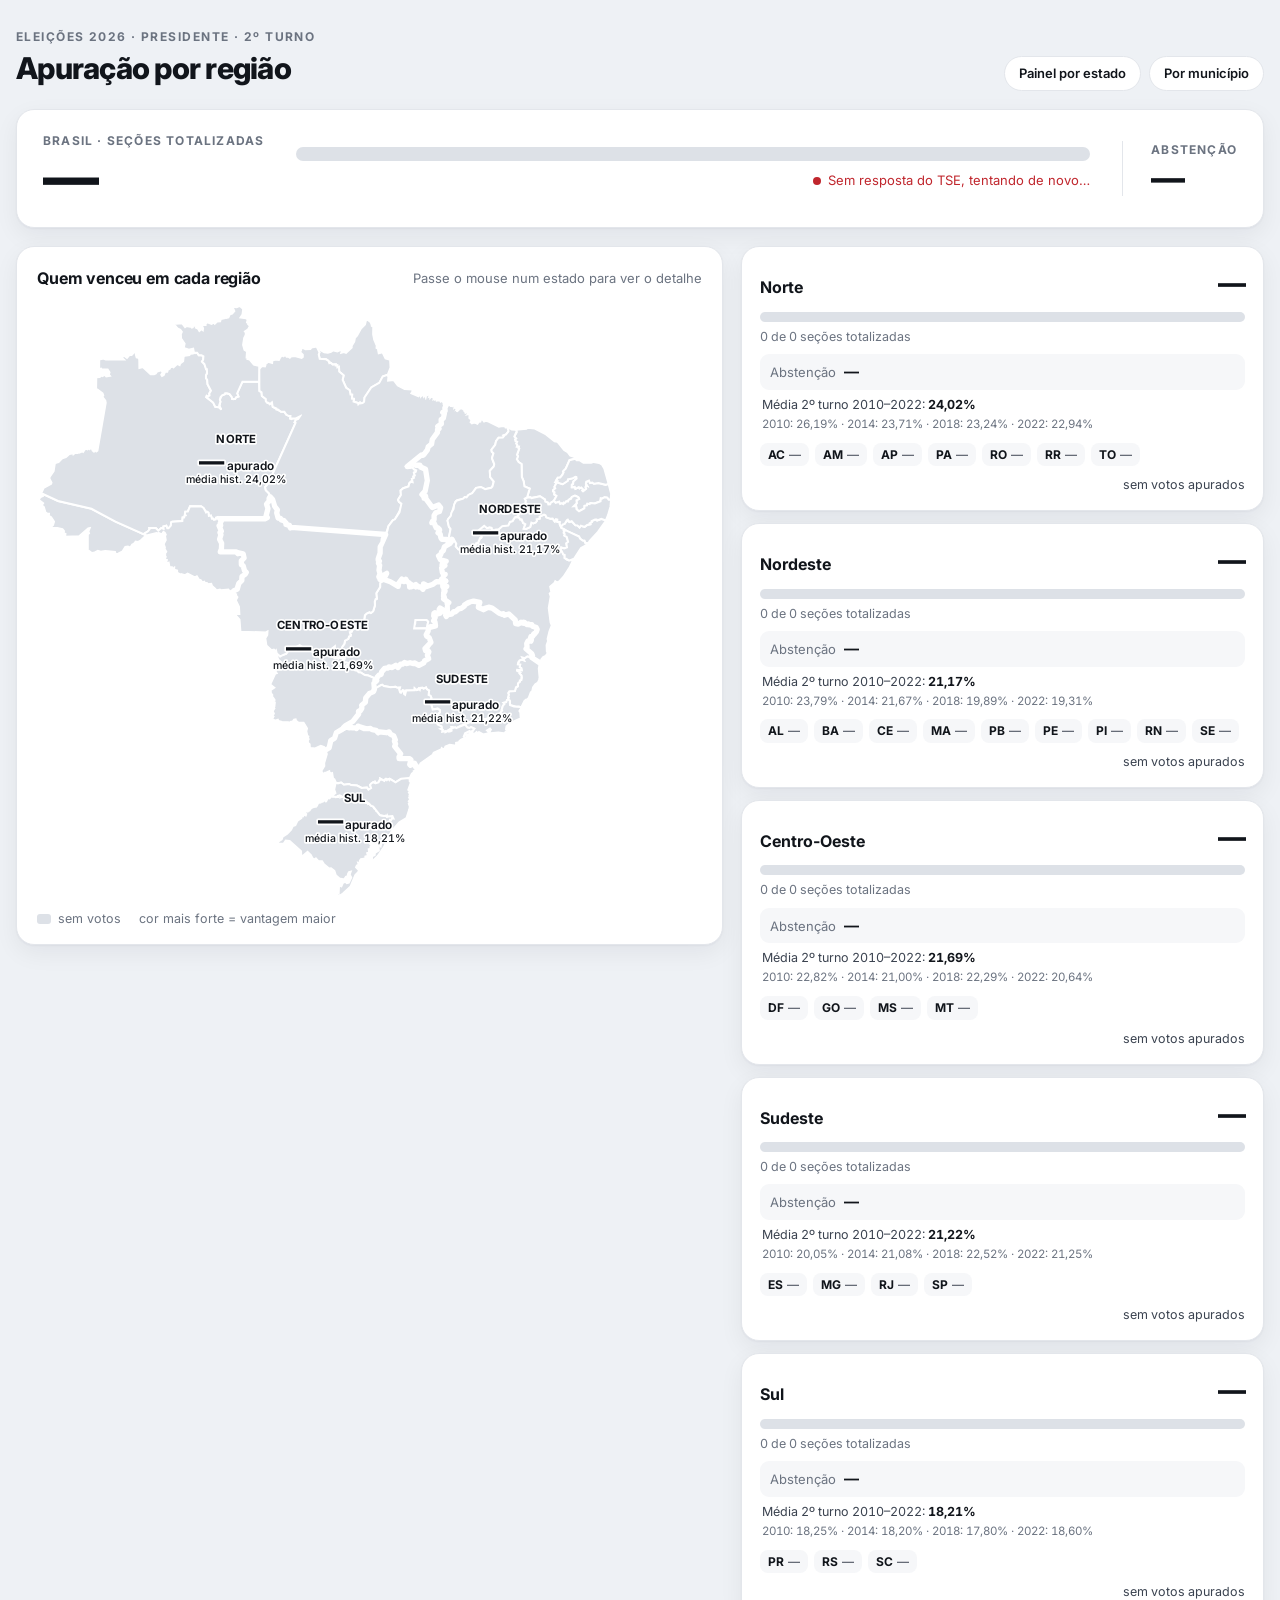
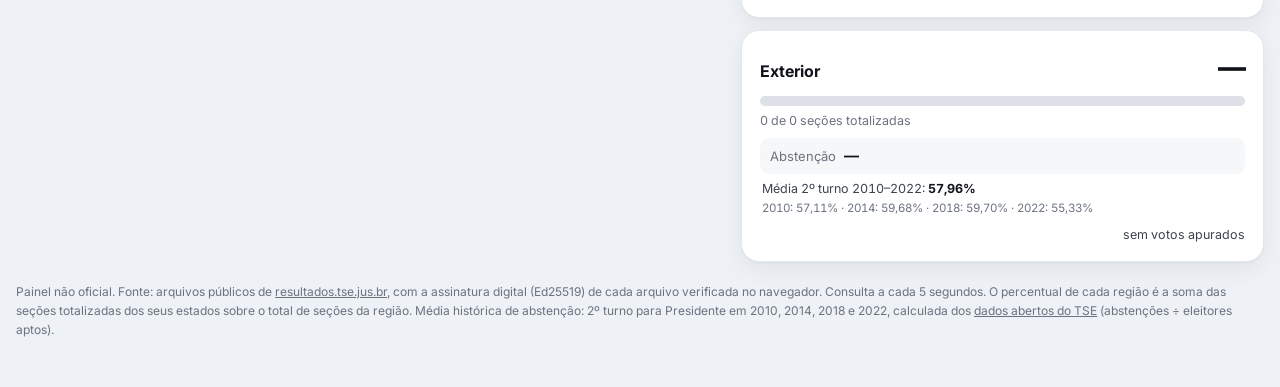
<file: painel-tempo-real/apuracao-regioes.html>
<!doctype html>
<html lang="pt-BR">
<head>
<meta charset="utf-8">
<meta name="viewport" content="width=device-width, initial-scale=1">
<title>Apuração por Região</title>
<link rel="preconnect" href="https://fonts.googleapis.com">
<link rel="preconnect" href="https://fonts.gstatic.com" crossorigin>
<link href="https://fonts.googleapis.com/css2?family=Inter:wght@400;500;600;700;800&display=swap" rel="stylesheet">
<style>
  :root {
    --bg: #eef1f5; --panel: #ffffff; --panel-2: #f6f7f9; --ink: #11151b; --ink-2: #3b4350; --muted: #6b7380;
    --line: #e3e6eb; --empty: #dde1e7; --hover: #11151b;
    --ok: #1a7f4b; --bad: #c0262d;
    --cA: #d1343f; --cB: #2563c9; --cC: #7a4fc4; --cD: #c27c0e;
    --seq: #0f766e;
    --shadow: 0 1px 2px rgba(16,24,40,.04), 0 8px 24px rgba(16,24,40,.06);
    --page-ink: var(--ink); --page-muted: var(--muted); --eyebrow: var(--muted); --accent: var(--ink);
  }
  @media (prefers-color-scheme: dark) {
    :root:not([data-theme="light"]) {
      --bg: #0c0f13; --panel: #161a20; --panel-2: #1c2128; --ink: #eef1f5; --ink-2: #c5ccd6; --muted: #8f98a6;
      --line: #262c35; --empty: #313843; --hover: #ffffff;
      --ok: #3fbf7f; --bad: #ff6b70;
      --cA: #ef5560; --cB: #4f8ef0; --cC: #a585e6; --cD: #e3a33b;
      --seq: #2dd4bf;
      --shadow: 0 1px 2px rgba(0,0,0,.3), 0 8px 24px rgba(0,0,0,.25);
    }
  }

  /* ---------- tema conforme o líder nacional ---------- */
  /* Flávio na frente: cores da bandeira */
  :root[data-mood="brasil"] {
    --bg: #009c3b; --panel: #ffffff; --panel-2: #f2f7f3; --ink: #0c1d13; --ink-2: #33473a; --muted: #5d6e63;
    --line: #dce7df; --empty: #dbe4de; --hover: #0c1d13;
    --ok: #1a7f4b; --bad: #c0262d;
    --cA: #d1343f; --cB: #2563c9; --cC: #7a4fc4; --cD: #c27c0e;
    --seq: #0f766e;
    --shadow: 0 2px 4px rgba(0,40,20,.12), 0 16px 40px rgba(0,40,20,.22);
    --page-ink: #ffffff; --page-muted: rgba(255,255,255,.85); --eyebrow: #ffdf00; --accent: #002776;
  }
  :root[data-mood="brasil"] body::before, :root[data-mood="brasil"] body::after {
    content: ""; position: fixed; left: 50%; top: 50%; transform: translate(-50%, -50%); z-index: -1; pointer-events: none;
  }
  :root[data-mood="brasil"] body::before {
    width: min(150vw, 1600px); height: min(100vw, 1060px); background: #ffdf00; opacity: .9;
    clip-path: polygon(50% 4%, 96% 50%, 50% 96%, 4% 50%);
  }
  :root[data-mood="brasil"] body::after {
    width: min(56vw, 600px); height: min(56vw, 600px); border-radius: 50%; background: #002776;
  }
  :root[data-mood="brasil"] .hero { border-top: 6px solid #ffdf00; }
  :root[data-mood="brasil"] .card { border-color: transparent; }
  :root[data-mood="brasil"] .nav { color: #fff; border-color: rgba(255,255,255,.5); background: rgba(0,0,0,.12); }

  /* Lula na frente: tema escuro e vermelho */
  :root[data-mood="lula"] {
    --bg: #0a0506; --panel: #150b0d; --panel-2: #1f1013; --ink: #f7eeee; --ink-2: #dcc6c8; --muted: #b0959a;
    --line: #34191d; --empty: #3a2226; --hover: #ffffff;
    --ok: #3fbf7f; --bad: #ff6b70;
    --cA: #ef5560; --cB: #4f8ef0; --cC: #a585e6; --cD: #e3a33b;
    --seq: #2dd4bf;
    --shadow: 0 0 0 1px rgba(230,57,70,.08), 0 18px 50px rgba(120,0,15,.35);
    --page-ink: #ffffff; --page-muted: #c4a3a8; --eyebrow: #ff4d5a; --accent: #e63946;
  }
  :root[data-mood="lula"] body {
    background: radial-gradient(1100px 520px at 50% -120px, rgba(200,16,46,.55), transparent 70%), var(--bg);
  }
  :root[data-mood="lula"] .hero { border-top: 6px solid #c8102e; box-shadow: 0 0 0 1px rgba(230,57,70,.15), 0 24px 70px rgba(200,16,46,.28); }

  * { box-sizing: border-box; }
  body { margin: 0; background: var(--bg); color: var(--ink); transition: background-color .8s ease;
    font: 15px/1.45 Inter, system-ui, -apple-system, "Segoe UI", Roboto, sans-serif; -webkit-font-smoothing: antialiased; }
  .wrap { max-width: 1280px; margin: 0 auto; padding: 28px 16px 48px; }
  .num { font-variant-numeric: tabular-nums; }

  .title { display: flex; flex-wrap: wrap; align-items: flex-end; justify-content: space-between; gap: 12px; margin: 0 0 18px; }
  .eyebrow { font-size: 12px; font-weight: 700; letter-spacing: .12em; text-transform: uppercase; color: var(--eyebrow); }
  h1 { font-size: 30px; font-weight: 800; letter-spacing: -.025em; margin: 2px 0 0; color: var(--page-ink); }
  .nav { font-size: 13px; font-weight: 600; color: var(--ink); text-decoration: none; border: 1px solid var(--line);
    background: var(--panel); border-radius: 99px; padding: 7px 14px; }
  .nav:hover { border-color: var(--muted); }
  .navs { display: flex; flex-wrap: wrap; gap: 8px; }

  .card { background: var(--panel); border: 1px solid var(--line); border-radius: 18px; box-shadow: var(--shadow); }
  .card-h { display: flex; align-items: center; justify-content: space-between; gap: 12px; flex-wrap: wrap; margin-bottom: 14px; }
  .card-h h2 { font-size: 16px; font-weight: 700; margin: 0; letter-spacing: -.01em; }
  .card-h .hint { font-size: 13px; color: var(--muted); }

  /* ---------- Brasil ---------- */
  .hero { padding: 22px 26px; margin-bottom: 18px; display: grid; grid-template-columns: auto 1fr auto; gap: 10px 32px; align-items: center; }
  .hero .abst { border-left: 1px solid var(--line); padding-left: 28px; }
  .hero .mid { font-size: 34px; font-weight: 800; letter-spacing: -.03em; line-height: 1.1; }
  .hero .x { font-size: 12.5px; color: var(--muted); }
  .hero .k { font-size: 12px; font-weight: 700; letter-spacing: .1em; text-transform: uppercase; color: var(--muted); }
  .hero .big { font-size: 56px; font-weight: 800; letter-spacing: -.04em; line-height: 1; }
  .hero .bar { height: 14px; background: var(--empty); border-radius: 99px; overflow: hidden; }
  .hero .bar span { display: block; height: 100%; background: var(--seq); border-radius: 99px; transition: width .6s ease; }
  .hero .row { display: flex; flex-wrap: wrap; justify-content: space-between; gap: 6px 20px; font-size: 13px; color: var(--muted); margin-top: 10px; }
  .hero .row b { color: var(--ink); font-weight: 600; }
  .live { display: inline-flex; align-items: center; gap: 7px; }
  .pulse { width: 8px; height: 8px; border-radius: 50%; background: var(--ok); box-shadow: 0 0 0 0 color-mix(in srgb, var(--ok) 60%, transparent); }
  .pulse.on { animation: pulse 1s ease-out; }
  .pulse.bad { background: var(--bad); }
  @keyframes pulse { to { box-shadow: 0 0 0 8px transparent; } }

  /* ---------- mapa ---------- */
  .grid { display: grid; grid-template-columns: minmax(0, 1.35fr) minmax(0, 1fr); gap: 18px; }
  .mapbox { padding: 20px 20px 16px; position: relative; align-self: start; }
  #map { display: block; width: 100%; height: auto; }
  .st { stroke: var(--panel); stroke-width: 1; stroke-opacity: .45; stroke-linejoin: round; cursor: pointer; transition: fill .5s; }
  .rlbl { pointer-events: none; text-anchor: middle; fill: var(--ink); paint-order: stroke; stroke: var(--panel); stroke-width: 5px; stroke-linejoin: round; }
  .rlbl .nm { font-size: 17px; font-weight: 700; letter-spacing: .02em; }
  .rlbl .pc { font-size: 38px; font-weight: 800; letter-spacing: -.03em; font-variant-numeric: tabular-nums; }
  .rlbl .ab { font-size: 18px; font-weight: 600; font-variant-numeric: tabular-nums; }
  .rlbl .hm { font-size: 16px; font-weight: 500; font-variant-numeric: tabular-nums; }
  .legend { display: flex; align-items: center; gap: 10px; font-size: 12.5px; color: var(--muted); margin-top: 10px; }
  .legend { flex-wrap: wrap; gap: 6px 18px; }
  .legend span { display: inline-flex; align-items: center; }
  .legend i { display: inline-block; width: 44px; height: 10px; border-radius: 3px; margin-right: 7px; }
  .tip { position: absolute; pointer-events: none; background: var(--panel); border: 1px solid var(--line); border-radius: 12px;
    padding: 10px 12px; font-size: 13px; box-shadow: 0 10px 30px rgba(0,0,0,.18); min-width: 210px; display: none; z-index: 5; }
  .tip b { display: block; margin-bottom: 6px; }
  .tip .row { display: flex; justify-content: space-between; gap: 14px; font-variant-numeric: tabular-nums; line-height: 1.6; }
  .tip .row.m { color: var(--muted); border-top: 1px solid var(--line); margin-top: 6px; padding-top: 6px; }

  /* ---------- regiões ---------- */
  .regions { display: flex; flex-direction: column; gap: 12px; }
  .reg { padding: 16px 18px; cursor: default; transition: transform .15s, border-color .15s; }
  .reg:hover, .reg.hl { border-color: var(--hover); }
  .reg-top { display: flex; justify-content: space-between; align-items: baseline; gap: 12px; }
  .reg-top h3 { margin: 0; font-size: 16px; font-weight: 700; }
  .reg-top .pc { font-size: 28px; font-weight: 800; letter-spacing: -.02em; }
  .reg .bar { height: 10px; background: var(--empty); border-radius: 99px; overflow: hidden; margin: 8px 0 6px; }
  .reg .bar span { display: block; height: 100%; background: var(--seq); border-radius: 99px; transition: width .6s ease; }
  .reg .sec { font-size: 12.5px; color: var(--muted); }
  .abst-row { display: flex; align-items: baseline; gap: 8px; margin-top: 8px; padding: 7px 10px; background: var(--panel-2);
    border-radius: 9px; font-size: 13px; color: var(--muted); }
  .abst-row b { color: var(--ink); font-size: 15px; font-weight: 700; }
  .abst-row span:last-child { margin-left: auto; font-size: 12px; }
  .hist { display: flex; flex-direction: column; gap: 2px; font-size: 12.5px; color: var(--ink-2); margin: 6px 2px 0; }
  .hist b { font-weight: 700; color: var(--ink); }
  .hist .yrs { font-size: 11.5px; color: var(--muted); }
  .chips { display: flex; flex-wrap: wrap; gap: 6px; margin-top: 10px; }
  .chip { font-size: 12px; background: var(--panel-2); border-radius: 8px; padding: 3px 8px; color: var(--ink-2); }
  .chip b { font-weight: 700; color: var(--ink); margin-right: 4px; }
  .lead { display: flex; align-items: center; gap: 10px; margin-top: 10px; font-size: 12.5px; color: var(--ink-2); }
  .lead .split { flex: 1; display: flex; gap: 2px; height: 6px; }
  .lead .split span:first-child { border-radius: 99px 0 0 99px; } .lead .split span:last-child { border-radius: 0 99px 99px 0; }
  .lead .split.empty span { background: var(--empty) !important; }
  .sw { display: inline-block; width: 9px; height: 9px; border-radius: 2px; margin-right: 5px; }

  footer { color: var(--page-muted); font-size: 12px; margin-top: 20px; line-height: 1.6; }
  footer a { color: inherit; }
  .err { color: var(--bad); }

  @media (max-width: 900px) {
    .grid { grid-template-columns: 1fr; }
    .rlbl .nm { font-size: 24px; } .rlbl .pc { font-size: 48px; } .rlbl .ab { font-size: 20px; } .rlbl .hm { font-size: 17px; }
  }
  @media (max-width: 520px) {
    .wrap { padding-top: 18px; }
    h1 { font-size: 23px; }
    .hero { grid-template-columns: 1fr; padding: 18px 16px; }
    .hero .abst { border-left: 0; padding-left: 0; border-top: 1px solid var(--line); padding-top: 12px; }
    .hero .big { font-size: 44px; }
    .mapbox { padding: 16px; }
    .rlbl .nm { font-size: 34px; } .rlbl .pc { font-size: 62px; } .rlbl .ab { font-size: 28px; } .rlbl .hm { font-size: 24px; }
  }
</style>
</head>
<body>
<div class="wrap">
  <div class="title">
    <div>
      <div class="eyebrow">Eleições 2026 · Presidente · 2º turno</div>
      <h1>Apuração por região</h1>
    </div>
    <div class="navs">
      <a class="nav" href="apuracao-presidente-2026.html">Painel por estado</a>
      <a class="nav" href="apuracao-municipios.html">Por município</a>
    </div>
  </div>

  <section class="card hero">
    <div>
      <div class="k">Brasil · seções totalizadas</div>
      <div class="big num" id="br-pct">—</div>
    </div>
    <div>
      <div class="bar"><span id="br-bar" style="width:0"></span></div>
      <div class="row">
        <span class="num" id="br-abs"></span>
        <span class="live"><span class="pulse" id="pulse"></span><span id="live-txt">Conectando ao TSE…</span></span>
      </div>
    </div>
    <div class="abst">
      <div class="k">Abstenção</div>
      <div class="mid num" id="br-pa">—</div>
      <div class="x num" id="br-pa-x"></div>
      <div class="x num" id="br-pa-h"></div>
    </div>
  </section>

  <div class="grid">
    <section class="card mapbox" id="mapbox">
      <div class="card-h"><h2>Quem venceu em cada região</h2><span class="hint">Passe o mouse num estado para ver o detalhe</span></div>
      <svg id="map" role="img" aria-label="Mapa do Brasil com o candidato mais votado em cada região"></svg>
      <div class="legend" id="legend"></div>
      <div class="tip" id="tip"></div>
    </section>
    <div class="regions" id="regions"></div>
  </div>

  <footer>
    Painel não oficial. Fonte: arquivos públicos de <a href="https://resultados.tse.jus.br/oficial/app/index.html#/eleicao/6258/uf/br/cargo/1/vis/nominal/resultados" target="_blank" rel="noopener">resultados.tse.jus.br</a>,
    com a assinatura digital (Ed25519) de cada arquivo verificada no navegador. Consulta a cada 5 segundos.
    O percentual de cada região é a soma das seções totalizadas dos seus estados sobre o total de seções da região.
    Média histórica de abstenção: 2º turno para Presidente em 2010, 2014, 2018 e 2022, calculada dos
    <a href="https://dadosabertos.tse.jus.br/" target="_blank" rel="noopener">dados abertos do TSE</a> (abstenções ÷ eleitores aptos).
  </footer>
</div>

<script>
const GEO = {"w":1000,"h":896,"uf":{"ac":{"d":"M10.8,286.7L31.7,296.4L82.0,308.1L118.1,327.6L164.4,348.0L155.8,356.2L152.3,358.1L149.0,357.7L149.2,359.0L147.1,358.9L146.3,360.7L143.3,361.8L140.5,366.5L136.8,365.0L132.9,365.6L128.8,372.2L122.1,375.6L118.3,376.4L117.4,373.2L102.8,371.5L95.9,372.6L91.5,371.4L85.7,374.4L81.8,374.5L78.4,371.7L76.4,373.1L76.4,346.3L78.3,345.1L76.9,340.3L77.9,340.7L79.3,337.3L77.0,337.7L63.5,349.6L42.2,350.4L42.8,345.8L40.2,344.7L40.6,341.6L38.3,338.9L30.4,337.0L19.5,337.0L24.1,332.4L25.6,327.4L21.3,321.0L17.8,318.9L18.0,315.7L15.6,315.6L12.4,312.8L10.3,305.4L7.2,302.7L9.2,299.8L2.5,294.8L4.0,292.7L3.0,290.0L5.1,290.8L8.8,289.1L6.5,284.7Z","c":[82.1,346.8]},"al":{"d":"M849.1,323.7L855.5,325.1L855.4,327.1L844.1,342.8L831.4,356.6L828.8,361.8L827.3,359.7L825.0,359.9L823.7,356.3L821.5,356.4L817.4,353.5L815.6,349.9L798.1,342.2L791.0,337.6L788.9,337.2L788.2,335.1L791.4,331.6L793.9,331.0L798.7,324.4L800.0,327.5L804.6,326.9L810.2,333.1L813.1,333.1L816.4,336.3L818.3,333.7L824.1,335.4L827.8,332.5L832.4,331.5L831.5,330.0L834.6,328.3L836.0,325.7L841.9,324.2L842.9,325.8Z","c":[825.9,336.8]},"am":{"d":"M148.9,76.7L149.9,80.2L152.6,80.8L153.9,83.4L154.1,96.3L159.2,94.9L171.0,105.7L176.1,105.6L178.8,104.4L180.7,101.6L187.1,99.9L189.2,102.8L187.0,106.4L188.1,108.1L190.7,106.8L192.8,101.7L196.0,101.9L197.7,96.5L199.5,97.5L200.9,94.9L202.9,94.8L204.2,93.0L205.6,95.0L213.3,88.1L214.3,88.7L213.2,91.1L214.6,91.8L215.4,89.5L219.9,86.1L220.7,78.9L222.1,77.8L229.3,77.0L230.4,74.9L234.7,74.4L235.8,72.5L237.8,73.9L240.9,73.4L243.4,77.0L247.5,77.0L250.4,78.7L250.0,83.9L248.3,86.7L251.9,90.2L256.1,100.6L254.2,111.3L256.1,114.2L256.6,120.8L261.8,130.4L259.2,134.6L259.6,137.6L257.0,139.4L255.3,138.4L254.7,140.1L265.1,148.3L268.2,154.6L274.0,155.5L277.5,158.8L274.3,154.6L276.0,147.0L275.1,144.2L277.7,138.0L283.0,135.6L283.2,134.2L289.7,135.5L293.2,140.2L293.4,142.5L295.2,143.2L298.2,142.8L299.4,140.4L303.1,139.4L301.1,134.5L309.1,116.9L334.2,116.9L334.7,130.7L337.8,132.8L338.4,138.3L344.3,143.0L344.4,146.2L346.8,148.9L348.3,148.6L350.3,150.8L353.5,148.0L354.7,154.8L367.2,162.1L372.2,162.0L375.0,166.4L381.7,168.9L380.9,172.1L382.9,173.2L386.2,171.5L388.7,172.4L395.6,169.0L393.0,172.8L389.4,174.5L387.6,178.0L389.0,178.8L348.1,270.0L343.3,275.3L344.3,280.1L349.3,285.2L350.8,290.2L349.2,292.6L349.4,296.3L345.4,301.2L347.5,307.8L344.2,320.9L346.6,321.4L342.9,323.2L275.1,323.1L272.2,320.5L269.5,321.6L269.0,324.3L266.3,324.9L265.3,323.1L263.2,323.1L261.8,318.3L258.6,318.8L257.9,313.8L255.7,312.6L254.4,313.6L251.1,308.0L246.9,304.3L230.3,304.2L227.0,312.2L223.2,312.4L222.5,316.0L223.6,318.0L222.3,318.2L221.4,321.2L219.1,321.3L218.7,326.7L203.5,327.5L201.8,328.6L201.4,333.5L197.9,337.5L196.0,337.4L194.6,333.5L190.2,334.8L190.5,338.2L186.9,337.1L182.6,341.0L178.7,337.0L169.0,336.9L169.4,339.0L167.0,342.1L160.3,346.2L118.1,327.6L82.0,308.1L31.7,296.4L6.5,284.7L10.0,276.7L21.2,270.7L21.8,268.7L18.7,262.7L19.0,260.1L25.0,251.5L26.7,240.4L28.3,239.1L32.3,237.8L38.0,232.2L43.4,230.3L48.7,225.6L54.5,224.6L54.8,226.0L57.0,224.1L61.2,224.3L62.2,222.6L63.7,223.6L68.2,221.7L69.4,222.6L72.4,218.0L75.1,218.4L75.8,216.8L76.4,218.3L78.1,217.0L79.0,218.3L80.5,216.9L82.6,218.1L83.0,217.2L83.6,220.5L85.7,222.2L87.7,219.9L89.2,221.9L90.9,220.7L103.4,148.6L102.8,145.6L98.3,139.9L99.7,137.4L98.6,134.4L88.9,127.1L89.2,110.1L94.3,109.8L97.2,107.6L98.8,108.5L101.5,106.1L104.2,108.9L109.6,108.1L108.0,106.2L109.1,102.9L106.3,98.6L97.1,98.4L96.5,97.2L93.5,98.2L93.6,83.7L100.0,82.1L103.5,83.6L130.6,83.5L128.2,81.3L129.5,78.2L131.0,77.7L135.4,81.2L139.2,76.5L142.4,76.8L147.1,71.7L148.5,72.7Z","c":[184.2,181.7]},"ap":{"d":"M503.7,31.7L503.8,33.1L506.0,34.3L505.8,45.7L507.4,53.6L511.2,62.8L510.9,66.2L512.9,67.2L514.2,74.2L519.9,72.8L524.4,81.8L531.4,84.1L532.0,95.7L527.6,106.9L520.7,108.7L515.0,118.7L502.9,125.6L492.8,140.7L492.6,146.4L490.6,148.8L486.7,149.5L486.0,148.4L484.2,151.0L483.1,148.9L476.3,146.8L476.9,142.8L473.9,142.3L474.2,136.3L471.7,136.2L470.6,129.8L465.3,126.2L461.7,118.4L459.9,114.2L461.4,107.3L454.7,101.7L454.4,94.6L452.0,95.3L451.9,92.4L449.4,92.5L449.5,90.8L445.1,91.2L441.6,88.3L439.9,89.0L438.6,85.5L435.0,83.2L427.6,82.6L425.2,82.1L423.9,75.1L425.0,72.8L422.6,67.5L426.7,67.2L427.2,69.9L432.2,72.6L437.6,73.3L442.3,72.1L446.9,68.7L447.3,70.2L451.9,71.5L456.3,69.3L458.7,71.2L457.9,73.5L461.6,72.4L465.0,73.5L473.5,65.6L473.5,62.9L477.3,56.6L478.4,50.7L481.5,47.7L487.4,36.8L493.5,30.8L495.6,22.2L502.2,27.5Z","c":[475.0,76.8]},"ba":{"d":"M765.1,317.7L766.3,320.9L772.5,323.2L775.9,322.9L778.7,327.1L781.3,323.6L783.1,324.6L782.0,326.5L782.8,327.7L786.9,328.2L786.4,330.8L788.9,337.2L793.4,339.0L792.5,343.9L794.1,346.2L793.5,348.5L797.1,350.4L799.2,357.9L796.5,360.1L797.5,366.1L793.4,367.8L788.8,366.5L788.4,371.2L791.1,373.5L792.0,376.9L794.0,377.6L793.9,382.1L797.5,384.8L804.0,385.6L807.9,383.2L801.7,395.8L792.3,410.3L785.8,417.5L782.7,419.0L779.9,417.1L779.0,419.3L772.2,425.1L773.9,433.3L771.5,435.6L773.0,440.0L770.0,457.5L772.8,479.1L774.6,483.7L771.0,492.7L768.3,504.1L769.0,507.3L766.8,513.5L767.2,522.8L768.5,525.3L765.5,529.5L761.7,531.2L759.0,534.5L756.7,540.4L744.6,532.0L743.7,530.6L745.6,529.1L744.5,526.4L735.8,518.9L737.4,516.1L736.9,511.1L738.7,507.0L743.3,507.4L743.8,505.3L741.9,504.8L743.4,500.0L745.9,500.1L747.3,496.5L748.0,497.3L751.3,493.4L752.6,489.5L751.3,486.9L745.7,484.8L744.4,482.4L741.2,482.9L739.3,481.3L737.1,482.4L733.9,479.3L732.6,480.4L731.5,478.9L730.1,480.0L728.3,478.9L724.3,481.7L720.2,481.1L719.6,475.5L709.9,466.5L703.5,468.4L701.7,466.1L699.7,467.0L695.8,465.5L684.9,457.5L678.5,456.4L671.8,460.0L664.1,456.3L665.5,448.5L654.6,446.9L643.2,452.8L643.0,454.6L637.7,458.4L635.1,458.3L629.6,463.1L627.1,462.9L623.7,466.7L618.6,467.3L615.9,470.2L615.0,468.5L616.5,467.9L618.3,463.4L616.4,460.3L618.1,453.7L617.2,450.9L619.6,449.4L611.8,443.6L613.0,441.7L611.7,440.1L611.9,434.3L614.0,432.1L612.4,431.5L612.3,428.4L616.7,425.0L611.8,426.6L610.6,425.5L610.5,420.9L615.1,416.8L610.9,417.5L611.4,409.2L614.2,406.9L612.0,407.1L609.8,403.6L608.8,396.8L613.8,393.6L609.4,392.9L610.7,387.5L615.8,387.6L607.1,384.9L604.2,379.0L607.2,377.5L608.8,373.0L611.4,371.0L613.0,365.2L621.4,360.3L624.2,356.4L623.7,353.9L626.3,352.8L630.9,360.6L630.0,364.5L634.1,369.1L641.1,371.5L646.9,367.7L646.9,366.0L648.8,364.7L650.5,365.2L654.2,362.9L655.7,364.6L658.6,364.9L660.9,359.9L663.4,360.0L666.7,352.2L668.3,352.2L669.0,350.5L667.9,348.4L669.2,346.7L666.3,345.0L664.9,340.1L672.9,333.7L677.4,337.3L680.9,336.1L684.1,336.9L684.7,339.4L688.7,341.7L689.7,339.7L694.7,338.9L700.1,334.2L709.1,333.2L711.6,327.9L715.5,326.7L719.1,321.0L725.0,320.9L727.0,324.1L729.2,323.9L731.8,329.9L734.8,331.3L732.4,338.0L735.8,338.6L742.1,335.7L743.9,329.0L746.6,330.1L750.4,328.7L752.2,326.1L751.8,323.8L756.6,322.8L756.2,320.0L762.5,317.1Z","c":[708.2,422.8]},"ce":{"d":"M749.1,187.4L765.9,196.2L778.8,206.5L783.0,207.2L793.1,219.5L798.5,223.0L802.4,228.1L808.2,229.8L809.9,232.8L801.3,235.0L795.6,247.9L791.6,251.9L792.4,253.2L789.8,258.2L786.7,261.4L783.6,261.3L780.7,265.8L780.2,268.2L782.0,268.7L778.6,275.2L779.9,277.2L776.6,280.1L776.6,282.0L778.7,283.2L778.3,286.5L781.7,288.8L777.6,296.4L772.8,299.4L772.2,301.4L769.4,301.7L768.5,298.6L764.7,297.3L764.5,294.4L756.9,289.2L744.0,292.0L742.4,290.7L737.4,291.1L741.3,277.7L733.4,274.3L732.3,266.8L729.5,260.3L729.1,240.8L724.6,237.7L722.0,233.6L723.7,229.1L722.2,226.9L725.5,217.7L724.3,216.7L725.0,214.8L721.9,214.7L722.6,212.5L720.9,209.9L722.2,207.3L720.0,206.6L719.3,204.0L720.9,202.3L718.2,199.5L721.8,193.1L720.4,189.3L736.4,187.6L738.5,186.2Z","c":[759.3,240.7]},"es":{"d":"M733.5,597.1L728.4,607.6L725.4,605.7L721.4,606.1L711.7,603.5L711.8,597.8L708.2,595.2L709.7,592.6L708.7,591.9L709.9,587.8L708.9,585.4L710.8,582.6L719.1,582.2L720.7,576.7L723.4,575.4L723.8,570.5L726.7,568.1L726.5,566.3L728.6,565.9L729.5,562.2L728.7,558.5L726.0,556.3L727.1,554.6L722.9,552.3L722.4,550.6L729.3,551.0L728.7,548.1L726.3,546.7L727.0,542.8L723.5,542.4L726.2,536.2L729.8,534.9L732.5,536.0L730.1,531.7L734.0,532.9L737.9,530.0L742.1,530.8L756.8,540.0L755.0,548.5L756.3,562.1L755.4,565.8L753.7,569.9L749.8,572.0L746.4,576.8L745.1,582.9L743.0,584.5L740.1,592.4L735.7,597.1L735.3,595.8Z","c":[729.8,573.7]},"go":{"d":"M526.2,405.3L523.1,411.4L523.2,415.0L531.6,417.9L543.5,424.9L544.2,420.2L549.0,413.9L549.9,416.5L552.2,417.7L555.0,414.3L557.6,418.4L560.4,420.0L560.7,425.9L562.5,421.6L563.9,425.3L569.8,422.0L570.0,425.6L572.3,424.0L574.4,425.8L577.5,425.7L580.7,429.3L581.9,427.0L581.7,421.0L585.1,422.9L586.2,425.2L596.1,421.6L601.1,417.9L607.6,418.0L608.4,414.6L609.6,418.5L615.1,416.8L611.6,419.0L610.3,424.3L611.5,426.6L616.7,424.9L612.3,428.4L612.4,431.5L614.0,432.1L611.4,436.8L613.0,441.7L611.8,443.6L619.6,449.4L617.2,450.9L617.4,459.5L615.7,462.7L612.9,462.9L606.5,457.4L605.2,459.3L606.5,465.3L603.8,466.2L598.8,464.4L597.4,465.3L596.9,469.4L599.2,471.5L596.7,476.8L598.8,478.3L599.7,484.3L593.7,486.0L592.5,485.2L588.6,487.7L587.3,484.2L588.7,477.7L586.4,475.5L569.3,475.6L567.5,488.1L588.8,488.1L588.5,492.2L585.5,498.3L590.1,502.1L592.8,509.2L589.8,512.2L585.9,517.6L584.4,517.2L583.7,520.0L584.8,521.6L588.3,521.6L589.7,523.5L587.4,528.5L589.4,533.7L583.1,537.1L581.9,540.0L574.6,543.8L567.9,540.0L566.7,541.2L561.3,539.8L555.7,541.1L553.0,539.4L550.0,541.9L547.1,541.8L543.3,547.0L539.9,543.6L534.4,547.0L529.3,546.1L527.9,547.7L523.7,548.0L518.5,553.7L517.9,557.4L514.8,558.3L511.7,561.8L510.4,564.8L511.2,566.5L505.8,562.2L498.5,559.0L493.2,558.3L487.0,554.4L483.9,554.1L481.7,551.7L478.4,551.3L475.9,548.1L469.3,548.1L465.1,546.4L464.6,544.7L469.0,540.4L461.5,539.5L460.6,534.3L462.2,532.1L458.3,525.4L458.9,516.5L462.5,511.3L463.5,506.4L468.5,503.8L469.5,500.3L471.8,499.5L472.4,497.5L470.6,495.9L470.7,493.8L473.7,492.9L474.2,490.1L478.5,488.5L480.2,484.5L488.4,482.9L490.9,478.8L490.6,476.4L492.3,475.2L493.4,468.3L495.9,465.7L500.3,463.6L502.4,465.0L505.8,462.3L508.5,453.4L508.2,448.0L509.5,444.0L511.4,443.4L510.5,435.3L516.3,425.7L516.3,420.1L518.1,418.1L519.2,412.1L521.6,408.3Z","c":[533.5,496.3]},"ma":{"d":"M594.9,327.3L597.5,324.2L597.5,318.4L599.9,314.0L605.6,312.2L607.3,306.4L604.3,302.5L594.7,306.1L584.5,292.1L582.6,292.1L584.9,290.5L584.6,288.8L581.4,289.0L579.2,286.7L584.0,281.6L587.3,265.5L584.6,248.6L577.1,245.2L576.2,242.6L569.7,242.6L565.6,240.5L561.8,241.3L560.3,244.3L557.0,244.6L578.3,227.2L580.7,227.7L582.2,226.5L587.4,219.4L588.6,214.9L593.7,210.6L594.8,203.9L602.6,193.2L602.7,188.4L604.9,187.5L603.0,184.2L608.4,180.4L608.1,173.8L611.4,171.8L612.8,166.4L612.9,164.2L610.5,163.0L614.2,161.0L613.7,156.4L615.3,153.3L614.3,150.7L616.4,148.6L616.7,149.5L617.3,147.1L618.4,146.7L618.7,151.0L621.2,146.8L619.6,149.6L620.6,149.1L619.7,150.7L620.9,150.4L620.7,152.1L621.7,149.4L621.1,152.1L622.1,152.0L623.4,148.7L624.6,148.8L623.2,151.0L624.3,151.7L623.5,153.5L624.7,153.5L623.8,154.8L626.8,151.5L626.6,152.6L628.0,151.7L627.4,153.6L628.6,152.3L628.2,155.0L630.6,152.2L629.0,157.8L632.6,152.9L633.1,155.2L631.0,156.6L632.0,156.3L631.3,158.1L633.0,156.9L631.8,162.4L632.8,159.3L634.1,159.8L636.2,156.2L636.7,157.7L637.3,153.8L637.4,157.3L638.1,155.8L637.8,157.4L640.4,157.0L643.6,155.1L641.6,158.7L642.9,159.8L643.5,158.7L644.0,160.6L644.8,158.4L644.9,159.9L646.7,158.5L647.1,160.8L645.2,160.3L643.9,161.6L646.2,162.4L643.7,164.2L647.0,162.5L647.3,163.6L647.1,162.0L648.5,162.5L647.5,165.1L649.0,163.8L648.8,165.2L649.9,164.7L648.4,166.0L650.0,165.7L650.8,167.1L650.6,171.6L652.8,173.2L653.7,176.1L652.5,177.8L654.4,179.7L661.0,177.4L659.3,178.9L662.5,179.3L662.0,181.4L664.7,177.2L667.1,176.9L667.5,174.9L670.0,173.4L672.7,176.8L675.2,175.8L679.5,176.9L695.0,184.6L700.5,183.5L704.4,184.0L705.0,185.6L709.4,184.7L708.5,188.3L710.0,190.4L706.8,195.4L702.5,197.5L703.4,198.0L701.0,201.0L694.5,201.3L690.7,206.5L689.5,211.8L683.8,219.2L684.3,222.4L686.8,224.8L684.6,231.9L688.0,240.8L687.3,244.5L681.3,251.0L681.9,260.6L687.3,267.1L685.3,274.6L683.5,276.5L674.3,278.6L667.8,275.3L660.4,276.9L654.8,284.8L649.2,287.3L646.4,291.1L643.6,290.4L641.2,292.8L632.1,295.3L629.3,297.8L622.7,318.8L617.7,326.0L619.9,335.4L622.3,338.6L618.8,356.3L617.5,356.3L617.0,354.4L609.5,354.2L607.6,351.5L606.7,346.5L603.4,344.3L605.8,340.3L605.3,338.7L603.0,336.6L600.8,336.9L597.3,329.2L594.1,329.1ZM640.2,153.5L640.4,151.9L642.7,152.4L642.0,153.3L639.9,154.9L638.9,153.3Z","c":[630.3,223.5]},"mg":{"d":"M656.9,447.0L666.3,449.1L664.1,456.3L671.8,460.0L674.0,457.9L679.6,456.2L684.9,457.5L695.8,465.5L699.7,467.0L701.7,466.1L703.5,468.4L709.9,466.5L719.6,475.5L720.2,481.1L724.3,481.7L728.3,478.9L730.1,480.0L731.5,478.9L732.6,480.4L733.9,479.3L737.1,482.4L739.3,481.3L741.2,482.9L744.4,482.4L745.7,484.8L751.3,486.9L752.6,489.5L751.3,493.4L748.0,497.3L747.3,496.5L745.9,500.1L743.4,500.0L741.9,504.8L743.8,505.3L743.3,507.4L738.7,507.0L736.9,511.1L737.4,516.1L735.8,518.9L744.5,526.4L745.6,529.1L743.7,530.6L744.6,532.0L737.9,530.0L734.0,532.9L730.1,531.7L732.5,536.0L729.8,534.9L726.2,536.2L724.0,539.4L723.5,542.4L727.0,542.8L726.3,546.7L728.7,548.1L729.3,551.0L722.4,550.6L722.2,551.9L727.1,554.6L725.9,555.7L729.1,559.5L728.7,565.6L726.5,566.3L726.7,568.1L723.8,570.5L723.4,575.4L720.7,576.7L719.1,582.2L710.8,582.6L708.9,585.4L709.9,587.8L708.7,591.9L709.7,592.6L706.0,599.2L702.2,600.1L703.7,601.5L700.9,604.7L699.1,611.1L699.9,611.8L697.4,614.8L699.5,616.9L681.9,625.6L680.5,625.9L680.6,624.1L678.1,623.6L671.2,625.4L666.7,624.9L656.4,629.5L651.5,629.3L647.0,632.1L637.6,634.4L630.9,638.3L629.2,636.9L625.0,638.2L625.0,636.6L623.8,636.6L624.3,638.3L621.6,639.9L623.6,639.9L623.9,642.0L622.2,643.0L620.0,643.4L619.6,642.0L614.5,644.4L614.4,643.0L610.0,644.0L609.1,643.2L610.2,640.7L607.6,640.0L607.6,638.7L609.0,638.5L608.6,635.7L602.9,632.9L601.7,630.4L604.4,626.5L601.7,625.2L604.1,623.6L602.4,619.7L603.9,616.0L606.2,614.6L606.4,611.4L603.0,608.9L595.4,610.3L592.5,600.3L590.3,598.1L593.5,592.6L592.2,589.7L589.2,588.1L590.0,581.7L586.0,579.1L585.4,577.1L581.6,579.0L580.1,577.5L576.7,577.8L576.0,580.7L574.2,578.7L571.2,581.2L568.3,578.6L568.2,581.1L555.5,581.6L553.9,588.0L552.3,586.9L551.8,581.7L550.2,581.4L548.8,584.3L546.9,584.8L544.9,580.2L546.1,577.3L542.0,577.5L539.5,575.8L532.1,576.6L521.9,574.8L519.3,572.9L507.7,579.9L506.9,570.8L509.4,568.3L508.5,566.2L511.5,566.3L510.4,564.8L511.7,561.8L514.8,558.3L517.9,557.4L518.5,553.7L522.9,548.3L527.9,547.7L529.3,546.1L534.4,547.0L539.9,543.6L543.3,547.0L547.1,541.8L550.0,541.9L553.0,539.4L555.7,541.1L561.3,539.8L566.7,541.2L567.9,540.0L574.6,543.8L581.9,540.0L583.1,537.1L589.4,533.7L587.4,528.5L589.7,523.5L588.3,521.6L584.7,521.6L583.8,518.5L592.8,509.2L590.1,502.1L586.5,500.0L585.6,497.6L588.5,492.2L589.0,487.3L592.5,485.2L593.7,486.0L599.7,484.3L598.8,478.3L596.7,476.8L599.2,471.5L596.9,469.4L597.3,465.5L598.8,464.4L603.8,466.2L606.5,465.3L605.2,459.3L606.5,457.4L610.5,459.9L611.3,462.5L617.5,461.9L618.1,465.0L615.0,468.5L615.9,470.2L618.6,467.3L623.7,466.7L627.1,462.9L629.6,463.1L635.1,458.3L637.7,458.4L643.0,454.6L643.2,452.8L649.1,449.1Z","c":[643.0,542.8]},"ms":{"d":"M444.5,530.6L448.5,532.7L450.2,531.9L453.4,533.3L454.3,532.1L462.2,533.3L460.6,534.3L462.2,540.2L464.9,539.2L469.0,540.4L464.6,544.7L465.6,547.0L475.9,548.1L478.4,551.3L481.7,551.7L483.9,554.1L487.0,554.4L493.2,558.3L498.5,559.0L505.8,562.2L509.0,565.6L509.4,568.3L508.0,568.6L506.7,571.8L507.7,579.9L506.4,583.2L500.2,586.0L494.8,592.4L494.1,599.1L488.5,603.8L488.8,608.3L486.4,612.1L483.7,612.9L484.0,616.9L475.0,628.3L463.8,634.7L459.8,639.7L450.4,645.1L447.7,653.4L442.1,656.7L439.6,667.7L435.4,670.5L432.2,666.8L427.0,664.7L418.5,668.8L410.6,668.0L410.2,662.5L408.0,660.4L407.4,657.2L408.7,654.8L407.6,653.4L408.3,650.7L406.7,649.7L405.2,642.8L406.3,638.5L401.1,629.9L393.2,629.7L389.8,627.3L389.2,625.1L386.8,625.6L383.8,629.4L382.4,628.4L379.3,630.3L378.0,629.3L368.8,629.0L363.2,627.4L362.4,625.6L358.2,626.9L353.7,624.4L355.8,620.7L354.5,619.9L356.4,616.3L354.6,612.6L357.1,608.4L355.6,607.0L357.2,605.7L357.8,599.4L355.4,598.4L356.9,596.7L354.7,595.9L356.9,594.8L355.6,593.0L354.2,593.9L353.9,587.8L352.0,586.4L351.8,583.7L350.3,583.9L351.2,582.4L350.2,581.8L357.0,577.3L351.0,572.4L358.6,555.9L360.6,555.4L359.0,552.9L363.6,537.9L365.9,537.7L363.2,535.4L358.4,522.3L360.2,522.0L360.8,525.9L365.9,530.2L367.5,528.5L374.8,526.3L381.7,516.7L386.8,516.2L388.1,517.2L395.3,513.5L399.1,516.0L405.7,517.4L408.3,520.6L417.0,524.5L422.8,523.9L429.0,520.3L431.2,520.8L435.1,524.7L440.1,523.7L440.9,520.7L448.2,514.9L448.2,524.7L444.2,526.7L442.7,529.8Z","c":[411.5,585.2]},"mt":{"d":"M302.0,425.5L303.7,420.5L308.0,416.3L308.4,409.9L313.1,406.8L314.9,403.7L312.3,401.5L310.2,393.9L307.5,392.2L307.4,386.6L311.6,382.2L310.4,375.9L303.3,374.4L302.3,375.6L299.8,372.9L275.8,372.8L277.5,368.5L277.8,359.9L274.7,353.9L276.8,347.2L275.3,344.0L277.4,341.9L274.0,333.7L276.4,333.2L275.7,329.7L277.6,325.8L275.1,323.1L344.7,322.9L346.7,321.3L344.2,320.9L347.5,307.8L345.4,301.2L349.4,296.3L349.2,292.6L350.8,290.1L354.5,294.3L357.6,304.3L361.7,309.7L360.7,314.3L362.8,322.1L366.4,322.7L367.5,324.9L371.6,326.0L375.0,329.9L374.6,331.8L379.8,333.2L381.1,336.9L383.0,336.0L524.7,346.8L516.4,365.4L516.3,374.7L513.4,383.1L513.4,385.4L515.3,386.8L513.8,390.0L515.6,393.3L514.6,400.5L516.1,405.7L514.2,409.8L516.0,414.5L518.6,416.0L516.3,420.1L516.3,425.7L510.5,435.3L511.4,443.4L509.5,444.0L508.2,448.0L508.5,453.4L505.8,462.3L502.4,465.0L500.3,463.6L495.9,465.7L493.4,468.3L492.3,475.2L490.6,476.4L490.9,478.8L488.4,482.9L480.2,484.5L478.5,488.5L474.2,490.1L473.7,492.9L470.7,493.8L472.0,499.0L469.5,500.3L468.5,503.8L463.5,506.4L462.5,511.3L458.9,516.5L459.3,518.5L458.3,525.4L462.2,533.3L454.3,532.1L453.4,533.3L450.2,531.9L448.5,532.7L442.9,530.7L444.9,525.7L448.2,524.7L448.2,514.9L440.9,520.7L439.9,523.7L434.4,524.7L431.2,520.8L429.0,520.3L422.8,523.9L417.0,524.5L408.3,520.6L405.7,517.4L399.1,516.0L395.3,513.5L388.1,517.2L386.8,516.2L381.7,516.7L374.8,526.3L365.7,530.1L360.8,525.9L359.8,521.7L359.3,522.5L356.4,519.9L352.9,520.9L345.2,513.9L343.5,502.9L346.5,498.1L346.8,492.9L344.4,494.2L306.1,493.0L304.7,474.9L297.5,466.6L304.5,466.4L303.9,455.5L299.1,445.7L301.5,441.1L299.1,438.1L299.6,436.8L294.1,434.2L296.0,431.7L301.4,429.0Z","c":[386.7,452.3]},"pa":{"d":"M596.7,139.6L596.6,142.5L599.0,139.6L598.9,142.5L599.6,141.7L600.3,143.3L600.7,141.5L601.2,143.8L603.6,140.8L602.7,145.1L604.8,145.0L605.5,143.4L605.8,145.1L606.4,143.0L608.2,142.4L606.6,145.0L607.3,146.8L608.5,146.1L608.2,147.1L609.0,145.3L610.9,147.5L611.8,143.7L613.4,143.2L611.6,149.5L613.8,145.5L613.8,149.2L616.0,146.0L614.0,151.9L615.3,153.3L613.7,156.4L614.2,161.0L610.5,163.0L613.0,164.6L611.4,171.8L608.1,173.8L608.4,180.4L603.0,184.2L604.9,187.5L602.7,188.4L602.6,193.2L594.8,203.9L593.7,210.6L588.6,214.9L587.4,219.4L582.8,225.7L580.7,227.7L578.3,227.2L557.0,244.6L560.6,246.2L565.2,245.6L567.0,248.5L570.6,250.3L569.8,252.8L567.2,253.8L568.5,258.2L566.3,259.5L567.2,261.7L564.1,263.4L565.2,268.0L562.6,267.4L560.2,269.7L559.0,274.5L551.2,277.2L547.1,280.4L547.6,287.5L543.2,294.5L544.6,297.6L548.3,300.4L546.9,309.3L538.6,324.0L535.3,325.5L528.8,334.2L524.7,346.8L383.0,336.0L381.2,336.9L379.8,333.2L374.6,331.8L375.0,329.9L371.6,326.0L367.5,324.9L366.4,322.7L362.8,322.1L360.7,314.3L361.7,309.7L357.6,304.3L356.1,297.5L350.1,289.3L349.3,285.2L344.3,280.1L343.3,275.3L348.1,270.0L389.0,178.8L387.6,178.0L389.4,174.5L393.0,172.8L395.6,169.0L388.7,172.4L381.1,172.3L381.4,168.6L378.9,168.7L375.0,166.4L372.2,162.0L367.2,162.1L362.6,158.6L360.3,158.7L360.2,157.1L354.7,154.8L353.5,148.0L350.3,150.8L348.3,148.6L346.8,148.9L344.4,146.2L344.3,143.0L338.4,138.3L337.9,132.9L334.7,130.7L334.2,94.9L335.8,96.2L338.4,93.4L343.0,94.0L343.8,91.7L342.8,90.6L342.7,89.6L345.7,89.1L346.8,86.5L353.8,88.7L354.1,85.1L358.8,83.5L364.0,84.2L366.3,79.5L369.1,77.4L370.8,78.8L373.9,76.7L375.5,79.3L377.6,78.9L380.4,80.7L382.0,79.0L387.9,78.3L398.2,81.1L399.9,79.9L399.9,76.4L394.8,71.3L395.8,68.9L397.3,69.6L398.3,65.4L404.0,68.2L411.3,67.8L412.8,65.6L420.8,64.1L425.0,72.8L423.9,75.9L425.4,82.5L435.0,83.2L438.6,85.5L439.9,89.0L441.6,88.3L445.1,91.2L449.5,90.8L449.4,92.5L451.9,92.4L452.0,95.3L454.4,94.6L454.7,101.7L461.4,107.3L459.9,114.2L465.2,126.0L470.6,129.8L471.7,136.2L474.2,136.3L473.9,142.3L476.9,142.8L476.3,146.8L483.1,148.9L483.5,150.8L486.0,148.4L486.7,149.5L489.9,149.2L492.2,147.2L492.8,140.7L502.9,125.6L515.0,118.7L520.1,109.2L526.2,106.8L527.6,106.9L528.8,109.8L528.3,115.2L536.8,114.5L542.9,122.5L553.2,128.0L564.6,128.7L565.1,131.1L563.3,134.2L573.9,138.9L575.9,135.4L577.1,138.3L577.7,135.6L578.7,137.4L580.1,135.0L581.8,138.8L582.9,136.1L583.7,136.6L584.9,140.3L585.8,136.3L586.3,137.8L588.5,136.4L590.9,137.4L590.3,139.0L592.1,138.1L591.9,140.5L593.7,137.9L594.3,141.2L594.7,139.5Z","c":[482.8,144.5]},"pb":{"d":"M810.4,260.2L811.9,262.8L807.1,267.2L806.7,271.1L804.8,271.9L804.7,275.5L809.2,275.2L810.2,278.1L815.3,275.5L816.3,277.4L819.0,276.0L821.3,278.4L820.5,280.7L821.6,281.7L826.2,277.9L825.1,275.6L825.8,273.0L827.8,273.6L825.7,269.6L828.7,266.1L831.2,266.4L831.9,269.3L835.6,268.6L837.9,270.5L844.9,269.5L855.6,272.1L860.0,270.4L863.9,285.6L863.2,294.6L860.2,294.4L857.9,291.3L854.0,290.7L850.1,292.9L848.3,292.5L847.6,297.0L837.4,300.6L832.6,299.5L831.6,301.1L828.1,300.7L827.6,303.0L823.9,303.7L823.6,307.4L816.3,311.7L813.5,310.7L812.1,307.8L811.2,304.0L807.6,304.3L812.1,299.9L811.7,295.4L815.7,293.1L814.8,291.0L810.3,288.4L808.1,288.7L799.9,294.7L798.8,297.4L796.5,297.0L794.0,299.8L792.5,299.2L791.7,301.0L789.8,299.9L787.3,301.1L785.6,297.5L780.4,299.3L777.7,296.3L781.7,288.8L778.3,286.5L778.7,283.2L776.6,282.0L776.6,280.1L779.8,277.4L778.6,275.2L782.0,268.7L780.2,268.2L781.0,267.5L783.4,266.9L782.7,268.5L790.9,271.2L798.7,266.0L798.9,263.8Z","c":[815.3,284.9]},"pe":{"d":"M811.5,289.2L814.8,291.0L815.7,293.1L811.7,295.4L812.1,299.9L807.6,304.3L811.2,304.0L811.8,308.7L815.6,311.8L823.6,307.4L823.9,303.7L827.6,303.0L828.1,300.7L831.6,301.1L832.6,299.5L839.5,300.2L848.0,296.8L848.3,292.5L850.1,292.9L854.0,290.7L857.9,291.3L860.2,294.4L862.9,294.5L863.6,296.4L862.9,305.0L859.2,317.8L856.0,325.7L849.1,323.4L842.9,325.8L842.0,324.3L839.7,324.3L834.6,326.6L834.9,328.0L831.5,330.0L832.4,331.5L827.8,332.5L824.1,335.4L818.3,333.7L816.4,336.3L813.1,333.1L810.2,333.1L804.6,326.9L801.2,328.1L799.4,325.5L798.7,324.4L797.2,325.2L793.9,331.0L791.4,331.6L788.2,335.1L786.4,330.8L786.9,328.2L782.8,327.7L782.9,324.2L780.9,323.8L779.3,327.3L775.9,322.9L772.5,323.2L766.5,321.1L765.2,317.8L763.0,317.0L756.2,320.0L756.2,323.0L751.8,323.8L752.2,326.1L750.4,328.7L746.6,330.1L743.9,329.0L742.1,335.7L735.8,338.6L732.4,338.0L734.8,331.3L731.4,329.5L729.2,323.9L727.0,324.1L725.0,320.9L719.6,321.0L722.7,319.6L727.5,314.0L729.1,315.0L729.8,313.0L731.1,313.6L732.3,310.7L736.5,308.0L737.5,301.1L734.7,299.5L735.3,296.0L733.8,292.9L737.4,291.1L742.4,290.7L744.0,292.0L756.9,289.2L764.5,294.4L764.7,297.3L768.5,298.6L769.4,301.7L772.2,301.4L772.8,299.4L777.7,296.3L780.4,299.3L785.6,297.5L787.1,301.0L789.8,299.9L791.7,301.0L792.5,299.2L794.0,299.8L796.5,297.0L799.2,297.2L799.9,294.7L803.7,292.9L804.5,290.5L809.3,288.4Z","c":[798.4,312.3]},"pi":{"d":"M711.2,186.7L714.4,189.0L720.4,189.3L721.8,191.2L718.2,199.5L720.9,202.3L719.3,204.0L720.0,206.6L722.2,207.3L720.9,209.9L722.6,212.5L721.9,214.7L725.0,214.8L724.3,216.7L725.5,217.7L722.2,226.9L723.7,229.1L722.0,233.6L724.6,237.7L729.1,240.8L729.5,260.3L732.3,266.8L733.4,274.3L741.3,277.7L737.4,291.1L733.8,292.9L735.3,296.0L734.7,299.5L737.5,301.1L736.5,308.0L732.3,310.7L729.1,315.0L727.5,314.0L722.7,319.6L719.1,321.0L715.5,326.7L711.6,327.9L709.1,333.2L700.1,334.2L694.7,338.9L689.7,339.7L688.7,341.7L684.7,339.4L684.1,336.9L680.9,336.1L677.4,337.3L672.9,333.7L664.9,340.1L666.3,345.0L669.2,346.7L667.9,348.4L669.0,350.5L668.3,352.2L666.7,352.2L663.4,360.0L660.9,359.9L659.9,363.6L657.9,365.0L654.2,362.9L650.5,365.2L648.8,364.7L646.9,366.0L646.9,367.7L641.1,371.5L636.1,369.5L634.1,369.1L630.2,364.8L630.9,360.6L626.5,352.9L623.6,354.0L622.1,356.5L618.8,356.3L622.3,338.6L619.7,334.9L617.7,326.0L618.5,323.5L622.7,318.8L623.5,314.3L626.8,308.4L627.7,301.8L630.9,296.1L641.2,292.8L643.6,290.4L646.4,291.1L649.2,287.3L654.8,284.8L660.8,276.7L667.8,275.3L674.3,278.6L683.5,276.5L685.3,274.6L687.3,267.1L681.9,260.6L681.3,251.0L687.3,244.5L688.0,240.8L684.6,231.9L686.8,224.8L684.3,222.4L683.8,219.2L689.5,211.8L690.7,206.5L694.5,201.3L701.0,201.0L703.4,198.0L702.5,197.5L705.5,196.6L709.4,191.7L708.8,186.0L709.6,185.2Z","c":[681.1,284.8]},"pr":{"d":"M484.3,635.6L495.4,639.3L501.9,638.7L504.3,640.6L510.1,641.5L513.4,645.3L515.1,643.8L525.7,645.1L530.0,643.9L531.6,647.3L536.8,649.9L539.2,655.9L537.8,657.8L539.6,662.2L538.2,665.6L547.2,676.8L544.7,681.6L544.9,684.2L560.8,684.2L562.7,685.8L560.5,691.8L561.4,693.6L564.6,691.2L566.3,693.3L568.1,691.2L570.2,695.0L569.5,696.2L571.1,697.4L573.0,696.7L569.0,702.2L566.8,702.9L567.1,704.6L564.0,706.6L560.7,713.9L547.8,714.5L539.5,719.8L531.0,714.6L530.3,715.8L529.8,714.7L525.8,715.9L524.2,715.1L522.4,717.5L517.1,714.5L517.5,715.7L515.9,715.9L513.9,720.0L509.9,721.0L509.1,719.8L508.9,720.9L505.9,719.6L501.3,723.6L502.7,728.5L498.7,730.8L496.5,727.7L488.5,728.1L481.6,724.6L472.5,723.9L469.5,722.2L461.8,723.3L457.6,720.1L451.6,721.1L449.6,720.2L447.6,715.4L445.4,713.8L444.1,705.9L442.7,706.4L440.0,704.4L439.6,705.8L439.6,703.0L437.2,704.0L437.8,705.0L433.4,705.2L432.3,707.5L428.7,705.2L428.2,702.0L432.3,695.3L432.1,690.5L436.1,677.2L434.3,671.9L439.6,667.7L442.1,656.7L447.7,653.4L450.4,645.1L464.4,636.4L470.3,637.7L472.8,636.3L474.7,637.9L480.2,637.4L480.8,638.8L482.3,638.1L483.0,635.2Z","c":[503.5,694.0]},"rj":{"d":"M650.3,652.9L645.6,654.6L642.3,651.9L643.9,646.2L650.7,642.7L651.3,643.6L655.6,642.3L658.0,638.9L653.1,636.5L650.4,638.0L647.6,637.3L643.9,632.4L652.0,629.2L656.4,629.5L666.7,624.9L671.2,625.4L678.1,623.6L680.6,624.1L680.5,625.9L681.9,625.6L699.5,616.9L697.4,614.8L699.9,611.8L699.1,611.1L700.9,604.7L703.7,601.5L702.2,600.1L706.0,599.2L707.1,596.0L708.7,595.3L711.2,596.5L711.7,603.5L717.6,605.5L727.3,606.4L728.4,607.6L727.3,610.3L725.9,612.4L727.3,614.6L727.8,623.4L712.3,630.3L706.4,635.6L705.8,639.8L708.5,640.6L704.8,644.0L705.2,646.1L694.1,644.6L682.4,645.8L680.5,644.8L682.9,640.3L681.6,638.8L677.2,641.7L680.1,644.2L679.5,645.9L671.4,647.9L667.9,647.5L670.8,647.1L665.1,644.0L660.5,645.8L660.5,644.8L657.3,647.4L656.1,646.1L653.7,646.7L654.4,644.5L652.5,644.9L652.1,646.7L646.4,648.1L645.9,651.5L647.4,650.4L646.3,651.9L648.1,651.5L647.1,652.9L649.2,651.4L648.7,652.3ZM656.4,648.2L659.5,650.0L656.3,650.7L653.9,651.3L653.2,650.1Z","c":[677.0,633.5]},"rn":{"d":"M812.1,235.2L816.2,234.8L822.2,238.7L834.0,238.8L837.8,237.6L845.8,239.2L850.2,241.7L853.6,247.6L860.0,270.5L855.6,272.1L844.9,269.5L837.9,270.5L835.6,268.6L831.9,269.3L830.6,265.8L826.4,267.5L825.8,270.8L827.8,273.6L826.2,272.9L825.1,275.6L826.2,277.9L821.6,281.7L820.5,280.7L821.3,278.4L819.0,276.0L816.3,277.4L815.3,275.5L810.2,278.1L809.2,275.2L804.7,275.5L804.8,271.9L806.7,271.1L807.1,267.2L811.9,262.8L811.6,260.5L810.0,260.0L805.3,262.7L798.9,263.8L798.7,266.0L790.9,271.2L782.7,268.5L783.4,266.9L780.7,267.3L783.6,261.3L787.3,261.0L790.7,256.8L792.4,253.2L791.6,251.9L795.6,247.9L801.3,235.0L809.9,232.8Z","c":[821.0,258.8]},"ro":{"d":"M167.9,347.6L165.3,348.2L160.3,346.2L167.0,342.1L169.4,339.0L169.0,336.9L178.7,337.0L182.6,341.0L186.9,337.1L190.5,338.2L190.2,334.8L194.6,333.5L196.0,337.4L197.9,337.5L201.4,333.5L201.8,328.6L203.5,327.5L218.7,326.7L219.1,321.3L221.4,321.2L222.3,318.2L223.6,318.0L222.5,316.0L223.2,312.4L227.0,312.2L230.3,304.2L247.4,304.6L250.7,307.0L254.4,313.6L255.7,312.6L257.9,313.8L258.6,318.8L261.8,318.3L263.2,323.1L265.3,323.1L266.3,324.9L269.0,324.3L269.5,321.6L274.1,321.3L277.6,325.8L275.7,329.7L276.4,333.2L274.0,333.7L277.4,341.9L275.3,344.0L276.8,347.2L274.7,353.9L277.8,359.9L277.5,368.5L275.8,372.8L299.8,372.9L302.3,375.6L303.3,374.4L310.2,375.8L311.6,382.2L307.4,386.6L307.5,392.2L310.2,393.9L312.3,401.5L314.9,403.7L313.1,406.8L308.4,409.9L308.2,415.9L303.7,420.5L301.4,429.0L296.0,431.7L294.3,434.4L289.6,431.0L287.8,431.1L287.6,429.7L276.5,430.8L275.3,429.8L269.4,431.1L268.3,428.5L263.4,424.5L262.2,421.2L257.3,421.7L256.0,420.1L252.6,419.6L251.6,417.9L248.8,418.9L246.3,415.4L243.8,415.0L240.5,409.9L237.5,411.4L226.7,405.6L222.9,408.0L216.9,406.3L215.6,407.3L210.9,404.1L210.8,401.1L206.3,399.9L206.4,397.9L205.3,399.5L205.2,398.1L203.6,398.6L203.6,396.2L199.3,395.8L198.1,389.4L195.9,390.4L194.3,389.2L195.4,385.2L193.3,384.6L192.6,381.2L193.6,380.5L192.1,378.9L193.0,377.7L192.0,376.3L194.5,372.8L192.0,368.4L192.4,366.1L190.6,361.3L193.7,355.4L192.7,349.4L193.7,346.8L192.2,344.1L190.3,342.9L187.7,346.8L183.0,344.4L182.6,345.7L179.8,344.8Z","c":[240.8,379.3]},"rr":{"d":"M311.7,51.3L310.1,61.7L312.2,69.1L316.0,71.1L315.4,80.5L317.3,80.3L316.7,82.9L320.1,83.7L326.3,91.3L333.7,92.9L334.4,94.2L334.2,116.9L309.1,116.9L301.1,134.5L303.2,139.0L299.4,140.4L298.2,142.8L293.4,142.5L293.2,140.2L289.7,135.5L286.0,134.2L283.2,134.2L282.8,135.7L278.5,137.3L276.1,140.1L275.1,144.2L276.0,147.0L274.1,152.5L277.3,158.8L274.0,155.5L268.2,154.6L265.1,148.3L254.7,140.1L255.3,138.4L257.0,139.4L259.6,137.6L259.2,134.6L261.8,130.4L256.6,120.8L256.1,114.2L254.2,111.3L254.2,107.1L255.9,105.0L255.6,98.1L254.3,98.1L251.9,90.2L248.3,86.7L250.0,83.9L250.4,78.7L247.5,77.0L243.4,77.0L240.9,73.4L236.1,72.9L235.0,67.4L228.4,68.7L220.8,66.0L222.1,59.8L216.8,52.0L216.4,45.2L217.9,41.9L215.6,38.7L211.3,36.7L204.2,27.9L204.8,25.3L209.7,29.5L218.3,28.9L222.8,34.8L225.1,33.0L229.0,34.0L229.1,31.5L233.0,35.4L234.4,34.9L234.5,32.4L239.4,33.0L239.0,35.6L242.1,36.9L244.3,40.7L247.6,37.8L249.5,39.3L249.9,36.3L248.6,34.3L249.5,31.1L253.7,31.4L253.8,29.4L256.3,27.7L262.7,30.1L266.3,27.8L267.5,29.5L270.9,26.2L275.6,26.1L276.6,22.6L281.6,21.4L280.8,19.7L284.7,20.9L288.0,20.1L290.1,15.6L293.6,14.5L296.9,10.8L294.0,4.1L300.4,5.0L305.3,2.9L310.0,7.2L310.1,9.4L309.2,15.9L306.3,20.3L314.4,21.3L317.0,23.4L316.0,27.7L318.3,28.8L317.6,30.2L320.5,33.1L317.2,38.6L312.9,41.5L314.2,43.1L314.1,46.5Z","c":[278.9,56.9]},"rs":{"d":"M484.8,841.3L483.3,840.8L484.2,843.6L481.3,844.8L480.1,847.5L484.2,851.6L483.6,854.6L479.0,859.2L471.9,876.4L460.4,887.1L454.6,890.8L452.1,889.4L452.0,887.7L452.5,885.9L453.9,886.7L454.3,877.3L456.7,875.0L458.1,876.1L461.0,869.0L462.1,869.9L464.1,867.7L463.7,869.0L466.1,871.3L469.2,870.6L472.8,862.9L470.5,858.2L472.0,854.2L469.5,854.8L468.2,857.1L467.8,858.7L469.8,859.8L464.8,862.0L462.1,865.9L455.2,864.3L449.6,859.7L447.4,852.8L442.4,849.1L439.6,849.3L431.8,843.1L428.9,838.6L423.4,838.3L419.7,834.3L418.2,835.8L414.6,834.1L412.1,829.1L407.1,824.4L400.7,829.8L397.6,830.1L397.3,823.4L380.1,807.8L374.3,807.4L371.0,812.1L364.3,812.0L361.7,809.8L368.2,805.5L369.7,801.3L376.5,797.2L382.3,790.9L384.9,785.4L388.7,784.3L391.6,777.9L397.8,773.6L397.6,771.5L400.3,770.9L400.6,768.1L404.4,769.6L405.1,767.5L402.8,765.5L406.4,762.6L407.5,763.6L408.9,761.7L410.0,762.2L412.7,758.3L416.2,757.0L419.2,756.5L418.2,754.8L421.2,754.8L423.9,749.2L424.7,750.5L426.8,750.3L428.9,747.5L430.1,748.7L432.7,746.4L434.1,747.8L434.4,746.3L435.6,747.3L437.7,743.2L440.1,744.0L442.8,740.7L449.1,740.9L449.6,742.2L452.9,741.8L452.6,740.3L455.6,739.3L457.3,740.3L456.9,742.1L462.2,740.8L463.1,739.0L464.0,742.2L464.7,740.9L467.0,741.0L470.5,743.6L476.2,742.2L476.5,743.6L479.2,744.4L480.1,743.1L481.1,744.7L482.1,743.4L486.8,745.9L485.6,746.3L488.2,749.0L492.6,748.1L495.2,750.5L496.9,749.9L498.2,752.1L499.2,751.4L502.5,754.9L505.9,756.2L507.5,759.1L509.3,759.2L510.6,763.1L512.4,763.2L517.7,769.7L524.3,769.7L526.2,771.3L526.9,769.7L527.5,771.0L534.8,770.4L536.4,774.2L534.5,773.9L532.4,776.9L531.1,776.5L530.4,780.9L531.4,782.2L529.5,784.3L530.7,784.6L526.0,788.3L528.9,790.7L527.2,788.6L530.9,787.3L536.0,790.1L529.3,800.3L522.4,816.9L512.8,830.7L502.2,841.1L488.3,850.0L483.9,854.5L485.4,849.6L483.6,847.2L489.0,847.9L490.4,846.6L488.7,846.4L493.1,845.8L496.9,841.2L498.1,842.4L498.3,839.1L499.8,840.2L502.5,838.6L504.2,834.6L504.0,829.7L505.4,830.5L508.1,829.1L508.4,825.8L514.3,822.4L513.7,813.8L516.0,814.4L515.9,812.9L516.6,814.6L515.3,815.5L517.0,816.4L517.9,811.7L516.6,809.9L515.2,810.0L514.9,812.2L509.4,813.0L509.2,815.4L506.5,814.4L507.0,811.7L502.2,809.7L502.6,806.5L501.2,805.5L501.2,812.4L505.6,814.1L504.6,816.2L503.7,814.7L502.0,816.1L501.2,822.5L500.7,820.2L499.2,820.4L499.6,825.3L496.8,826.3L498.0,830.2L494.1,831.4L494.1,834.3L487.5,835.3L485.9,837.6L485.0,844.0Z","c":[459.0,809.9]},"sc":{"d":"M447.9,727.2L449.6,720.2L452.8,721.3L457.6,720.1L461.8,723.3L469.5,722.2L472.5,723.9L481.6,724.6L488.5,728.1L496.5,727.7L498.7,730.8L502.7,728.5L501.2,724.0L502.4,721.8L505.9,719.6L508.9,720.9L509.1,719.8L509.9,721.0L513.9,720.0L515.9,715.9L517.5,715.7L517.1,714.5L522.6,717.5L524.2,715.1L525.7,716.2L525.9,715.0L527.0,715.9L529.8,714.7L530.3,715.8L531.0,714.6L539.5,719.8L547.8,714.5L559.5,713.4L560.6,713.9L560.9,718.2L562.8,719.4L558.7,731.0L560.8,732.3L559.5,735.0L561.2,737.4L560.4,740.0L563.4,740.5L563.1,741.9L562.0,741.3L560.1,742.9L562.1,744.8L559.4,748.2L561.2,750.8L559.5,751.8L561.0,756.4L560.2,760.4L555.8,773.7L545.3,780.0L536.0,790.1L530.5,787.2L527.2,788.6L528.9,790.7L526.0,788.3L530.5,785.4L531.0,784.0L529.5,784.3L531.4,782.2L530.4,780.9L531.1,776.5L532.4,776.9L534.5,773.9L536.4,774.2L534.8,770.4L527.5,771.0L526.9,769.7L526.2,771.3L524.3,769.7L522.1,770.5L515.9,768.9L505.9,756.2L502.5,754.9L499.2,751.4L498.2,752.1L496.9,749.9L495.2,750.5L493.8,748.3L490.2,749.3L488.9,748.0L488.2,749.0L485.6,746.3L486.8,745.9L482.1,743.4L481.1,744.7L480.1,743.1L477.5,744.1L475.9,742.1L470.4,743.6L464.8,740.9L464.2,742.2L463.1,739.0L462.2,740.8L456.9,742.1L457.3,740.3L455.6,739.3L452.6,740.3L452.9,741.8L445.4,741.1L446.2,738.2L449.0,735.9L447.2,730.7ZM564.6,746.1L565.7,747.4L562.6,753.5L563.2,754.7L561.3,756.3L561.3,754.3L561.2,750.7L562.5,749.7L561.6,747.6Z","c":[512.4,743.6]},"se":{"d":"M794.3,339.8L815.6,349.9L817.4,353.5L821.5,356.4L823.7,356.3L825.0,359.9L827.3,359.7L828.7,361.7L818.6,367.3L808.1,383.3L800.6,386.1L796.6,383.4L793.9,382.1L794.0,377.6L791.8,376.6L788.0,369.1L788.8,366.5L793.4,367.8L797.5,366.1L796.5,360.1L799.2,357.9L797.1,350.4L793.5,348.5L794.1,346.2L792.6,344.7L793.7,342.4L792.5,340.7Z","c":[802.8,365.7]},"sp":{"d":"M614.6,665.7L613.6,668.7L611.3,669.9L609.1,668.3L608.8,669.7L596.9,675.3L595.4,678.4L577.1,691.1L575.5,695.3L571.5,698.8L573.1,696.9L569.5,696.2L570.2,695.0L568.1,691.2L566.3,693.3L564.6,691.2L562.0,694.0L560.8,692.9L562.7,685.8L560.8,684.2L544.9,684.2L544.7,681.6L547.2,676.8L538.2,665.6L539.6,662.2L537.8,657.8L539.2,655.9L536.8,649.9L531.6,647.3L530.0,643.9L525.7,645.1L515.1,643.8L513.4,645.3L510.1,641.5L504.3,640.6L501.9,638.7L491.9,638.7L483.4,635.2L480.8,638.8L480.2,637.4L474.7,637.9L472.8,636.3L470.3,637.7L464.4,636.4L461.8,638.4L461.4,637.0L463.8,634.7L475.0,628.3L484.0,616.9L483.7,612.9L487.3,611.0L489.1,606.7L488.5,603.8L493.9,599.5L494.6,592.7L500.0,586.2L505.5,584.2L508.4,578.7L517.0,573.7L519.3,572.9L521.9,574.8L532.1,576.6L539.5,575.8L542.0,577.5L545.8,577.1L544.9,580.2L546.4,584.5L547.7,585.0L550.2,581.4L551.8,581.7L552.3,586.9L553.9,588.0L555.5,581.6L568.2,581.1L568.3,578.6L571.2,581.2L573.2,580.7L574.2,578.7L576.0,580.7L576.7,577.8L580.1,577.5L581.6,579.0L585.2,577.1L586.7,579.8L590.0,581.7L589.2,588.1L592.2,589.7L593.5,592.9L590.3,598.1L592.5,600.3L595.4,610.3L603.0,608.9L606.4,611.4L606.2,614.6L603.9,616.0L602.4,619.7L604.1,623.6L601.7,625.2L604.4,626.5L601.7,630.4L602.9,632.9L608.6,635.7L609.0,638.5L607.1,639.3L610.2,640.7L609.7,643.8L614.4,643.0L614.5,644.4L619.6,642.0L620.0,643.4L622.2,643.0L623.9,642.0L623.6,639.9L621.6,639.9L624.3,638.3L623.8,636.6L625.0,636.6L625.0,638.2L629.2,636.9L630.8,638.3L643.8,632.7L647.6,637.3L650.4,638.0L653.1,636.5L658.0,638.8L655.6,642.3L651.3,643.6L650.7,642.7L644.1,645.8L642.0,651.3L645.6,654.6L643.0,655.0L641.6,653.8L638.2,655.7L639.2,656.7L637.8,658.1L635.8,657.4L634.9,659.4L630.6,660.4L630.7,664.8L621.0,663.4ZM632.5,667.0L630.2,667.6L629.4,666.4L632.1,662.7L634.2,663.5L634.6,665.3L633.2,665.9L634.6,667.6Z","c":[582.1,642.0]},"to":{"d":"M594.9,327.2L594.1,329.1L597.3,329.2L600.8,336.9L603.0,336.6L605.3,338.7L605.8,340.3L603.4,344.3L606.7,346.5L607.6,351.5L609.5,354.2L617.0,354.4L617.5,356.3L622.1,356.5L624.2,354.2L624.2,356.4L621.4,360.3L613.0,365.2L611.4,371.0L608.8,373.0L607.2,377.5L604.0,379.7L607.1,384.9L615.7,387.3L610.7,387.5L609.4,392.9L613.8,393.6L608.8,396.8L609.8,403.6L612.0,407.1L614.2,406.9L611.4,409.2L610.9,417.5L615.0,417.0L609.6,418.5L608.4,414.6L607.6,418.0L601.1,417.9L596.1,421.6L586.2,425.2L585.1,422.9L581.7,421.0L581.9,427.0L580.7,429.3L577.5,425.7L574.4,425.8L572.3,424.0L570.0,425.6L569.8,422.0L563.9,425.3L562.5,421.6L560.7,425.9L560.4,420.0L557.6,418.4L555.0,414.3L552.2,417.7L549.9,416.5L549.0,413.9L544.2,420.2L543.5,424.9L531.6,417.9L523.2,415.0L523.1,411.4L526.2,405.7L521.6,408.3L518.4,415.5L516.0,414.5L515.5,410.7L514.3,410.6L516.1,405.7L514.6,400.5L515.6,393.3L513.8,390.0L515.3,386.8L513.4,385.4L513.4,383.5L516.3,374.7L516.4,365.4L520.5,358.5L521.1,353.4L527.3,341.2L528.8,334.2L535.3,325.5L538.6,324.0L545.4,313.5L548.3,300.4L544.6,297.6L543.2,294.5L547.6,287.5L547.1,280.4L551.2,277.2L559.0,274.5L560.2,269.7L562.6,267.4L565.2,268.0L564.1,263.4L567.2,261.7L566.3,259.5L568.5,258.2L567.2,253.8L569.8,252.8L570.6,250.3L567.0,248.5L565.2,245.6L560.6,246.2L557.0,244.6L560.3,244.3L561.8,241.3L565.6,240.5L569.7,242.6L576.2,242.6L577.1,245.2L584.6,248.6L587.3,265.5L584.0,281.6L579.2,286.7L581.4,289.0L584.6,288.8L584.9,290.5L582.6,292.1L584.5,292.1L594.7,306.1L604.3,302.5L607.3,306.4L605.6,312.2L599.9,314.0L597.5,318.4L597.5,324.2Z","c":[572.8,359.8]},"df":{"d":"M588.8,487.7L567.5,488.1L567.3,483.3L569.1,481.0L569.3,475.6L586.4,475.5L588.5,477.8L587.3,486.4Z","c":[585.6,483.1]}}};

const HOST = 'https://resultados.tse.jus.br/oficial/ele2026/6258/';
const POLL_MS = 5000;
const JWK = { kty: 'OKP', crv: 'Ed25519', x: 'kWlpNHjuws1csyQZwzn3Fhzbi3RD435RbpThtSr4hMc' };
const NOMES = {
  ac: 'Acre', al: 'Alagoas', am: 'Amazonas', ap: 'Amapá', ba: 'Bahia', ce: 'Ceará', df: 'Distrito Federal',
  es: 'Espírito Santo', go: 'Goiás', ma: 'Maranhão', mg: 'Minas Gerais', ms: 'Mato Grosso do Sul',
  mt: 'Mato Grosso', pa: 'Pará', pb: 'Paraíba', pe: 'Pernambuco', pi: 'Piauí', pr: 'Paraná',
  rj: 'Rio de Janeiro', rn: 'Rio Grande do Norte', ro: 'Rondônia', rr: 'Roraima', rs: 'Rio Grande do Sul',
  sc: 'Santa Catarina', se: 'Sergipe', sp: 'São Paulo', to: 'Tocantins', zz: 'Exterior', br: 'Brasil'
};
// regiões do IBGE; posição do rótulo em coordenadas do mapa
const REGIOES = [
  { id: 'n',  nome: 'Norte',        ufs: ['ac', 'am', 'ap', 'pa', 'ro', 'rr', 'to'], pos: [300, 225] },
  { id: 'ne', nome: 'Nordeste',     ufs: ['al', 'ba', 'ce', 'ma', 'pb', 'pe', 'pi', 'rn', 'se'], pos: [712, 330] },
  { id: 'co', nome: 'Centro-Oeste', ufs: ['df', 'go', 'ms', 'mt'], pos: [430, 505] },
  { id: 'se', nome: 'Sudeste',      ufs: ['es', 'mg', 'rj', 'sp'], pos: [640, 585] },
  { id: 's',  nome: 'Sul',          ufs: ['pr', 'rs', 'sc'], pos: [478, 765] },
  { id: 'ex', nome: 'Exterior',     ufs: ['zz'] }
];
// abstenção no 2º turno para Presidente, calculada dos dados abertos do TSE
// (detalhe_votacao_munzona, abstenções / aptos)
const HIST_ANOS = [2010, 2014, 2018, 2022];
const HIST_ABST = {
  n:  [26.19, 23.71, 23.24, 22.94], ne: [23.79, 21.67, 19.89, 19.31], co: [22.82, 21.00, 22.29, 20.64],
  se: [20.05, 21.08, 22.52, 21.25], s:  [18.25, 18.20, 17.80, 18.60], ex: [57.11, 59.68, 59.70, 55.33],
  br: [21.50, 21.10, 21.30, 20.58]
};
const histMedia = id => HIST_ABST[id].reduce((a, b) => a + b, 0) / HIST_ABST[id].length;
// diferença para a média, em pontos percentuais, com sinal
const fmtDelta = d => (d > 0 ? '+' : d < 0 ? '−' : '') + Math.abs(d).toLocaleString('pt-BR', { minimumFractionDigits: 2, maximumFractionDigits: 2 }) + ' p.p.';
const REG_OF = {};
for (const r of REGIOES) for (const uf of r.ufs) REG_OF[uf] = r;
const UFS = Object.keys(GEO.uf).sort();
const ALL = ['br', ...UFS, 'zz'];
const PALETTE = ['--cA', '--cB', '--cC', '--cD'];
// tema da página conforme o número do candidato que lidera no Brasil
const MOOD_BY_LEADER = { '22': 'brasil', '13': 'lula' };

const state = { data: {}, sig: {}, colors: {}, loading: false, error: '', hl: '' };

// ---------- utilidades ----------
const $ = id => document.getElementById(id);
const num = s => parseFloat(String(s ?? '0').replace(/\./g, '').replace(',', '.')) || 0;
const fmtInt = n => Math.round(n).toLocaleString('pt-BR');
const fmtPct = n => n.toLocaleString('pt-BR', { minimumFractionDigits: 2, maximumFractionDigits: 2 }) + '%';
// rótulo curto: uma casa abaixo de 10%, sempre arredondando para baixo
const fmtShort = n => n < 10
  ? (Math.floor(n * 10) / 10).toLocaleString('pt-BR', { minimumFractionDigits: 1 }) + '%'
  : Math.floor(n) + '%';
const cssVar = v => getComputedStyle(document.documentElement).getPropertyValue(v).trim();
const esc = s => String(s).replace(/[&<>"]/g, c => ({ '&': '&amp;', '<': '&lt;', '>': '&gt;', '"': '&quot;' }[c]));

function b64u(s) {
  const bin = atob(s.replace(/-/g, '+').replace(/_/g, '/') + '='.repeat((4 - s.length % 4) % 4));
  return Uint8Array.from(bin, c => c.charCodeAt(0));
}

// ---------- assinatura JWS ----------
let keyPromise = null;
function getKey() {
  if (!keyPromise) {
    keyPromise = (async () => {
      try { return await crypto.subtle.importKey('jwk', JWK, { name: 'Ed25519' }, false, ['verify']); }
      catch { return null; }   // navegador sem suporte a Ed25519
    })();
  }
  return keyPromise;
}
async function verify(h, p, s) {
  const key = await getKey();
  if (!key) return 'na';
  try {
    const ok = await crypto.subtle.verify({ name: 'Ed25519' }, key, b64u(s), new TextEncoder().encode(h + '.' + p));
    return ok ? 'ok' : 'bad';
  } catch { return 'na'; }
}

// ---------- carga e normalização ----------
function parse(j) {
  const cands = [];
  for (const agr of j.carg[0].agr) for (const par of agr.par) for (const c of par.cand)
    cands.push({ n: c.n, nome: c.nmu, votos: num(c.vap), pct: num(c.pvap) });
  cands.sort((a, b) => b.votos - a.votos || Number(a.n) - Number(b.n));
  return {
    gen: `${j.dg} ${j.hg}`, idg: j.idg, cands, secTot: num(j.s.ts), secApur: num(j.s.st), pst: num(j.s.pst), vv: num(j.v.vv),
    comp: num(j.e.c), abst: num(j.e.a), pa: num(j.e.pa)
  };
}

async function loadUF(uf) {
  const r = await fetch(`${HOST}dados/${uf}/${uf}-c0001-e006258-u.jws?nocache=${Date.now()}`, { cache: 'no-store' });
  if (!r.ok) throw new Error(`HTTP ${r.status}`);
  const [h, p, s] = (await r.text()).trim().split('.');
  const sig = await verify(h, p, s);
  return { sig, data: parse(JSON.parse(new TextDecoder().decode(b64u(p)))) };
}

async function poll() {
  if (state.loading) return;
  state.loading = true;
  const results = await Promise.allSettled(ALL.map(loadUF));
  let fails = 0;
  results.forEach((res, i) => {
    const uf = ALL[i];
    if (res.status === 'fulfilled') {
      state.sig[uf] = res.value.sig;
      // arquivo com assinatura inválida é descartado
      if (res.value.sig !== 'bad') state.data[uf] = res.value.data;
    } else { fails++; state.sig[uf] = state.sig[uf] || 'err'; }
  });
  state.loading = false;
  state.error = fails === ALL.length ? 'Sem resposta do TSE' : '';

  assignColors();
  const key = ALL.map(uf => (state.data[uf] || {}).idg || '').join('|');
  const moodChanged = applyMood();
  if (moodChanged || key !== state.renderedKey) render();
  state.renderedKey = key;
  renderLive(fails);
  setTimeout(poll, POLL_MS);
}

// define o tema pelo líder nacional; sem votos ou empate fica o tema neutro
function applyMood() {
  const br = state.data.br;
  let mood = '';
  if (br && br.vv > 0 && br.cands.length > 1 && br.cands[0].votos > br.cands[1].votos)
    mood = MOOD_BY_LEADER[br.cands[0].n] || '';
  const root = document.documentElement;
  if ((root.dataset.mood || '') === mood) return false;
  if (mood) root.dataset.mood = mood; else delete root.dataset.mood;
  return true;
}

// cor fixa por candidato, na ordem do número na urna
function assignColors() {
  const br = state.data.br;
  if (!br || Object.keys(state.colors).length) return;
  byNumber(br.cands).forEach((c, i) => { state.colors[c.n] = PALETTE[i % PALETTE.length]; });
}
const byNumber = cands => [...cands].sort((a, b) => Number(a.n) - Number(b.n));
const colorOf = n => cssVar(state.colors[n] || '--muted');

// soma os estados de uma região
function aggregate(reg) {
  let tot = 0, apur = 0, vv = 0, comp = 0, abst = 0, has = false;
  const votos = {};
  for (const uf of reg.ufs) {
    const d = state.data[uf];
    if (!d) continue;
    has = true;
    tot += d.secTot; apur += d.secApur; vv += d.vv; comp += d.comp; abst += d.abst;
    for (const c of d.cands) votos[c.n] = (votos[c.n] || 0) + c.votos;
  }
  const br = state.data.br;
  const cands = br ? byNumber(br.cands).map(c => ({ n: c.n, nome: c.nome, votos: votos[c.n] || 0, pct: vv ? 100 * (votos[c.n] || 0) / vv : 0 })) : [];
  // abstenção como o TSE calcula: abstenções / (comparecimento + abstenções) das seções totalizadas
  const pa = comp + abst ? 100 * abst / (comp + abst) : 0;
  return { has, tot, apur, pst: tot ? 100 * apur / tot : 0, vv, cands, abst, pa };
}

// cor de quem venceu na região; intensidade proporcional à vantagem (saturando em 30 pontos)
function regionFill(a) {
  if (!a.vv || a.cands.length < 2) return { fill: cssVar('--empty'), op: 1 };
  const [x, y] = [...a.cands].sort((p, q) => q.votos - p.votos);
  if (x.votos === y.votos) return { fill: cssVar('--muted'), op: .6 };
  return { fill: colorOf(x.n), op: 0.3 + 0.7 * Math.min((x.pct - y.pct) / 30, 1) };
}

// ---------- render ----------
function render() {
  renderHero();
  renderMap();
  renderRegions();
}

function renderHero() {
  const br = state.data.br;
  if (!br) return;
  $('br-pct').textContent = fmtPct(br.pst);
  $('br-bar').style.width = br.pst + '%';
  $('br-abs').textContent = `${fmtInt(br.secApur)} de ${fmtInt(br.secTot)} seções`;
  $('br-pa').textContent = br.comp + br.abst ? fmtPct(br.pa) : '—';
  $('br-pa-x').textContent = br.abst ? `${fmtInt(br.abst)} eleitores` : 'aguardando apuração';
  const m = histMedia('br');
  $('br-pa-h').textContent = `média 2º turno 2010–2022: ${fmtPct(m)}` + (br.abst ? ` · ${fmtDelta(br.pa - m)}` : '');
}

function renderLive(fails) {
  const p = $('pulse');
  p.classList.toggle('bad', !!state.error);
  p.classList.remove('on'); void p.offsetWidth; p.classList.add('on');
  const br = state.data.br;
  const vals = ALL.map(uf => state.sig[uf]);
  const bad = vals.filter(v => v === 'bad').length;
  const sigTxt = bad ? ` · <span class="err">${bad} arquivo(s) com assinatura inválida descartado(s)</span>`
    : vals.every(v => v === 'ok') ? ' · assinaturas conferidas' : '';
  $('live-txt').innerHTML = state.error
    ? `<span class="err">${state.error}, tentando de novo…</span>`
    : `Divulgação do TSE de <b class="num">${br ? esc(br.gen.split(' ')[1]) : '—'}</b>${sigTxt}${fails ? ` · ${fails} sem resposta` : ''}`;
}

let mapBuilt = false;
function buildMap() {
  const svg = $('map'), W = GEO.w, H = GEO.h;
  svg.setAttribute('viewBox', `0 0 ${W} ${H}`);
  const regs = REGIOES.filter(r => r.pos);
  const useAll = (ufs, attrs = '') => ufs.map(uf => `<use href="#p-${uf}" ${attrs}/>`).join('');
  let out = '<defs>';
  for (const uf of UFS) out += `<path id="p-${uf}" d="${GEO.uf[uf].d}"/>`;
  // máscara por região: esconde a parte do contorno que cai dentro da própria região,
  // assim sobra a divisa externa. Os estados foram simplificados um a um e se sobrepõem
  // levemente na fronteira; o traço branco encolhe a área escondida para a divisa não sair
  // vazada no meio (e deixa as divisas internas como linhas finas).
  for (const r of regs)
    out += `<mask id="m-${r.id}" maskUnits="userSpaceOnUse" x="0" y="0" width="${W}" height="${H}">
      <rect width="${W}" height="${H}" fill="white"/><g fill="black" stroke="white" stroke-width="3">${useAll(r.ufs)}</g></mask>
      <mask id="mh-${r.id}" maskUnits="userSpaceOnUse" x="0" y="0" width="${W}" height="${H}">
      <rect width="${W}" height="${H}" fill="white"/><g fill="black">${useAll(r.ufs)}</g></mask>`;
  out += '</defs><g id="fills">';
  for (const uf of UFS) out += `<use class="st" data-uf="${uf}" href="#p-${uf}"/>`;
  out += '</g><g id="borders">';
  for (const r of regs)
    out += `<g mask="url(#m-${r.id})" style="fill:none;stroke:var(--panel);stroke-width:8;stroke-linejoin:round">${useAll(r.ufs)}</g>`;
  out += '</g><g id="hl"></g><g id="labels">';
  for (const r of regs)
    out += `<text class="rlbl" x="${r.pos[0]}" y="${r.pos[1]}"><tspan class="nm" x="${r.pos[0]}" dy="-0.9em">${r.nome.toUpperCase()}</tspan>` +
      `<tspan class="pc" x="${r.pos[0]}" dy="1.05em" data-reg="${r.id}">—</tspan><tspan class="ab"> apurado</tspan>` +
      `<tspan class="ab" x="${r.pos[0]}" dy="1.5em" data-ab="${r.id}"></tspan>` +
      `<tspan class="hm" x="${r.pos[0]}" dy="1.25em" data-hm="${r.id}"></tspan></text>`;
  out += '</g>';
  svg.innerHTML = out;

  const tip = $('tip'), box = $('mapbox');
  svg.addEventListener('mousemove', ev => {
    const el = ev.target.closest('[data-uf]');
    if (!el) { tip.style.display = 'none'; highlight(''); return; }
    const uf = el.dataset.uf;
    highlight(REG_OF[uf].id);
    tip.innerHTML = tipHtml(uf);
    tip.style.display = 'block';
    const r = box.getBoundingClientRect();
    let x = ev.clientX - r.left + 16, y = ev.clientY - r.top + 16;
    if (x + tip.offsetWidth > r.width) x = ev.clientX - r.left - tip.offsetWidth - 16;
    if (y + tip.offsetHeight > r.height) y = ev.clientY - r.top - tip.offsetHeight - 16;
    tip.style.left = Math.max(0, x) + 'px'; tip.style.top = Math.max(0, y) + 'px';
  });
  svg.addEventListener('mouseleave', () => { tip.style.display = 'none'; highlight(''); });
  mapBuilt = true;
}

// contorno destacado da região (mesma técnica da máscara)
function highlight(id) {
  if (state.hl === id) return;
  state.hl = id;
  const r = REGIOES.find(x => x.id === id);
  $('hl').innerHTML = r && r.pos
    ? `<g mask="url(#mh-${r.id})" style="fill:none;stroke:var(--hover);stroke-width:9;stroke-linejoin:round">${r.ufs.map(uf => `<use href="#p-${uf}"/>`).join('')}</g>`
    : '';
  document.querySelectorAll('.reg').forEach(el => el.classList.toggle('hl', el.dataset.reg === id));
}

function tipHtml(uf) {
  const d = state.data[uf], reg = REG_OF[uf], a = aggregate(reg);
  if (!d) return `<b>${NOMES[uf]}</b>Sem dados`;
  return `<b>${NOMES[uf]}</b>` +
    `<div class="row"><span>Seções totalizadas</span><span>${fmtPct(d.pst)}</span></div>` +
    `<div class="row"><span>Seções</span><span>${fmtInt(d.secApur)} de ${fmtInt(d.secTot)}</span></div>` +
    `<div class="row"><span>Abstenção</span><span>${d.abst ? fmtPct(d.pa) : '—'}</span></div>` +
    `<div class="row m"><span>Região ${reg.nome}</span><span>${fmtPct(a.pst)}</span></div>` +
    `<div class="row" style="color:var(--muted)"><span>Abstenção na região</span><span>${a.abst ? fmtPct(a.pa) : '—'}</span></div>` +
    `<div class="row" style="color:var(--muted)"><span>Média histórica da região</span><span>${fmtPct(histMedia(reg.id))}</span></div>`;
}

function renderMap() {
  if (!mapBuilt) buildMap();
  for (const r of REGIOES) {
    if (!r.pos) continue;
    const a = aggregate(r), { fill, op } = regionFill(a);
    for (const uf of r.ufs) {
      const el = document.querySelector(`#fills [data-uf="${uf}"]`);
      if (el) { el.style.fill = fill; el.style.fillOpacity = op; }
    }
    const lbl = document.querySelector(`#labels [data-reg="${r.id}"]`);
    if (lbl) lbl.textContent = a.has ? fmtShort(a.pst) : '—';
    const ab = document.querySelector(`#labels [data-ab="${r.id}"]`);
    $('legend').innerHTML = byNumber(state.data.br ? state.data.br.cands : []).map(c => {
      const col = colorOf(c.n);
      return `<span><i style="background:linear-gradient(90deg, color-mix(in srgb, ${col} 30%, var(--panel)), ${col})"></i>${esc(c.nome)} venceu</span>`;
    }).join('') + `<span><i style="background:var(--empty);width:14px"></i>sem votos</span><span>cor mais forte = vantagem maior</span>`;
    if (ab) ab.textContent = a.abst ? `abstenção ${fmtPct(a.pa)}` : '';
    const hm = document.querySelector(`#labels [data-hm="${r.id}"]`), m = histMedia(r.id);
    if (hm) hm.textContent = `média hist. ${fmtPct(m)}` + (a.abst ? ` (${fmtDelta(a.pa - m)})` : '');
  }
}

function renderRegions() {
  const box = $('regions');
  box.innerHTML = REGIOES.map(r => {
    const a = aggregate(r);
    const chips = r.ufs.length > 1 ? `<div class="chips">${r.ufs.map(uf => {
      const d = state.data[uf];
      return `<span class="chip num"><b>${uf.toUpperCase()}</b>${d ? fmtShort(d.pst) : '—'}</span>`;
    }).join('')}</div>` : '';
    const split = a.cands.map(c => `<span style="width:${a.vv ? c.pct : 50}%;background:${colorOf(c.n)}"></span>`).join('');
    const leadTxt = a.vv
      ? a.cands.map(c => `<span><span class="sw" style="background:${colorOf(c.n)}"></span>${fmtPct(c.pct)}</span>`).join('')
      : '<span>sem votos apurados</span>';
    return `<section class="card reg ${state.hl === r.id ? 'hl' : ''}" data-reg="${r.id}">
      <div class="reg-top"><h3>${r.nome}</h3><span class="pc num">${a.has ? fmtPct(a.pst) : '—'}</span></div>
      <div class="bar"><span style="width:${a.pst}%"></span></div>
      <div class="sec num">${fmtInt(a.apur)} de ${fmtInt(a.tot)} seções totalizadas</div>
      <div class="abst-row num"><span>Abstenção</span><b>${a.abst ? fmtPct(a.pa) : '—'}</b><span>${a.abst ? fmtInt(a.abst) + ' eleitores' : ''}</span></div>
      <div class="hist num">
        <span>Média 2º turno 2010–2022: <b>${fmtPct(histMedia(r.id))}</b>${a.abst ? ` · 2026 ${fmtDelta(a.pa - histMedia(r.id))}` : ''}</span>
        <span class="yrs">${HIST_ANOS.map((y, i) => `${y}: ${fmtPct(HIST_ABST[r.id][i])}`).join(' · ')}</span>
      </div>
      ${chips}
      <div class="lead num"><div class="split ${a.vv ? '' : 'empty'}">${split}</div>${leadTxt}</div>
    </section>`;
  }).join('');
}

// ---------- eventos ----------
$('regions').addEventListener('mouseover', ev => {
  const el = ev.target.closest('.reg');
  highlight(el ? el.dataset.reg : '');
});
$('regions').addEventListener('mouseleave', () => highlight(''));
matchMedia('(prefers-color-scheme: dark)').addEventListener('change', render);

poll();
</script>
</body>
</html>
</file>
